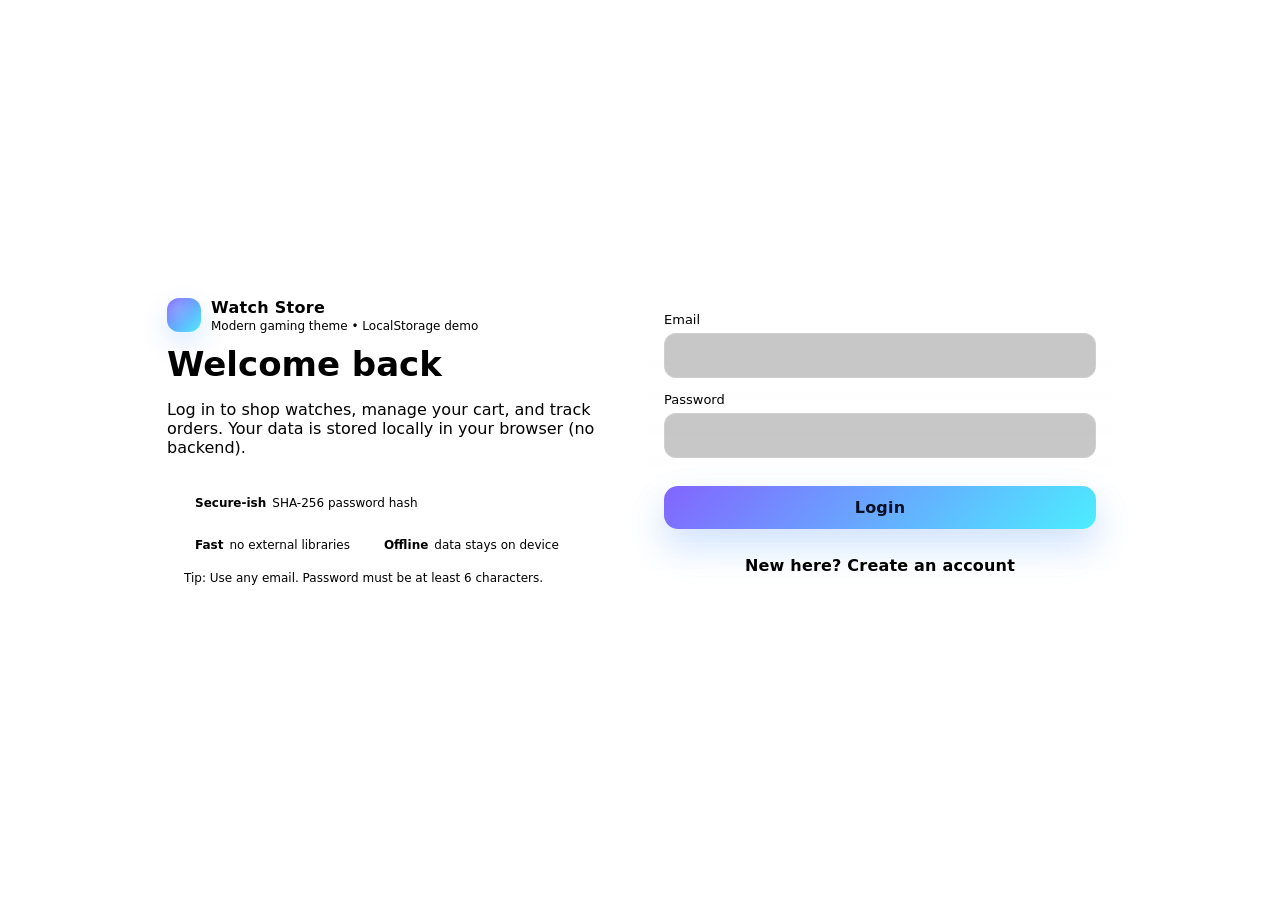
<file: watch-store/index.html>
<!doctype html>
<html lang="en">
  <head>
    <meta charset="utf-8" />
    <meta name="viewport" content="width=device-width, initial-scale=1" />
    <meta name="theme-color" content="#070A12" />
    <meta name="description" content="Watch Store — modern gaming-themed watch shopping experience (LocalStorage demo)." />
    <title>Watch Store — Login</title>
    <link rel="icon" href="data:image/svg+xml,%3Csvg%20xmlns='http://www.w3.org/2000/svg'%20viewBox='0%200%2064%2064'%3E%3Cdefs%3E%3ClinearGradient%20id='g'%20x1='0'%20y1='0'%20x2='1'%20y2='1'%3E%3Cstop%20offset='0'%20stop-color='%237C5CFF'/%3E%3Cstop%20offset='1'%20stop-color='%2300E6FF'/%3E%3C/linearGradient%3E%3C/defs%3E%3Crect%20width='64'%20height='64'%20rx='18'%20fill='url(%23g)'/%3E%3Cpath%20d='M22%2014h20a6%206%200%200%201%206%206v6H16v-6a6%206%200%200%201%206-6zm-6%2036v-6h32v6a6%206%200%200%201-6%206H22a6%206%200%200%201-6-6zm16-28a14%2014%200%201%200%200%2028%2014%2014%200%200%200%200-28zm0%206a8%208%200%201%201%200%2016%208%208%200%200%201%200-16z'%20fill='rgba(7,10,18,.85)'/%3E%3C/svg%3E" />
    <link rel="stylesheet" href="./css/styles.css" />
    <script defer src="./js/main.js"></script>
  </head>
  <body data-page="auth">
    <main class="container" style="min-height:100%;display:grid;place-items:center">
      <section class="card pad" style="width:min(980px, 100%);">
        <div class="grid">
          <div class="col-6 stack" style="gap:10px">
            <div class="row" style="gap:10px">
              <div class="brand-badge" aria-hidden="true"></div>
              <div class="stack" style="gap:2px">
                <div style="font-weight:900;letter-spacing:.3px">Watch Store</div>
                <div class="hint">Modern gaming theme • LocalStorage demo</div>
              </div>
            </div>
            <h1 id="authTitle" class="h1">Welcome back</h1>
            <p class="sub">
              Log in to shop watches, manage your cart, and track orders. Your data is stored locally in your browser (no backend).
            </p>

            <div class="card pad soft stack" style="gap:12px">
              <div class="row">
                <span class="chip"><strong>Secure-ish</strong> SHA-256 password hash</span>
                <span class="chip"><strong>Fast</strong> no external libraries</span>
                <span class="chip"><strong>Offline</strong> data stays on device</span>
              </div>
              <p class="hint" style="margin:0">
                Tip: Use any email. Password must be at least 6 characters.
              </p>
            </div>
          </div>

          <div class="col-6 stack">
            <form id="loginForm" class="card pad">
              <div class="stack">
                <div class="field">
                  <label class="label" for="loginEmail">Email</label>
                  <input class="input" id="loginEmail" type="email" required autocomplete="email" inputmode="email" />
                </div>
                <div class="field">
                  <label class="label" for="loginPassword">Password</label>
                  <input class="input" id="loginPassword" type="password" required autocomplete="current-password" />
                </div>
                <div id="loginErr" class="err" role="alert" aria-live="polite"></div>
                <button id="loginBtn" class="btn" type="submit">Login</button>
                <button id="toggleToSignup" class="btn ghost" type="button">New here? Create an account</button>
              </div>
            </form>

            <form id="signupForm" class="card pad" hidden>
              <div class="stack">
                <div class="field">
                  <label class="label" for="signupEmail">Email</label>
                  <input class="input" id="signupEmail" type="email" required autocomplete="email" inputmode="email" />
                </div>
                <div class="field">
                  <label class="label" for="signupPassword">Password</label>
                  <input class="input" id="signupPassword" type="password" required autocomplete="new-password" minlength="6" />
                  <div class="hint">Minimum 6 characters.</div>
                </div>
                <div id="signupErr" class="err" role="alert" aria-live="polite"></div>
                <button id="signupBtn" class="btn" type="submit">Create account</button>
                <button id="toggleToLogin" class="btn ghost" type="button">Already have an account? Login</button>
              </div>
            </form>
          </div>
        </div>
      </section>
    </main>

    <div id="toast" class="toast" role="status" aria-live="polite">
      <div class="t">Notice</div>
      <div class="m">Message</div>
    </div>
    <noscript>
      <div class="container">
        <div class="card pad">
          This site needs JavaScript enabled to work.
        </div>
      </div>
    </noscript>
  </body>
</html>
</file>
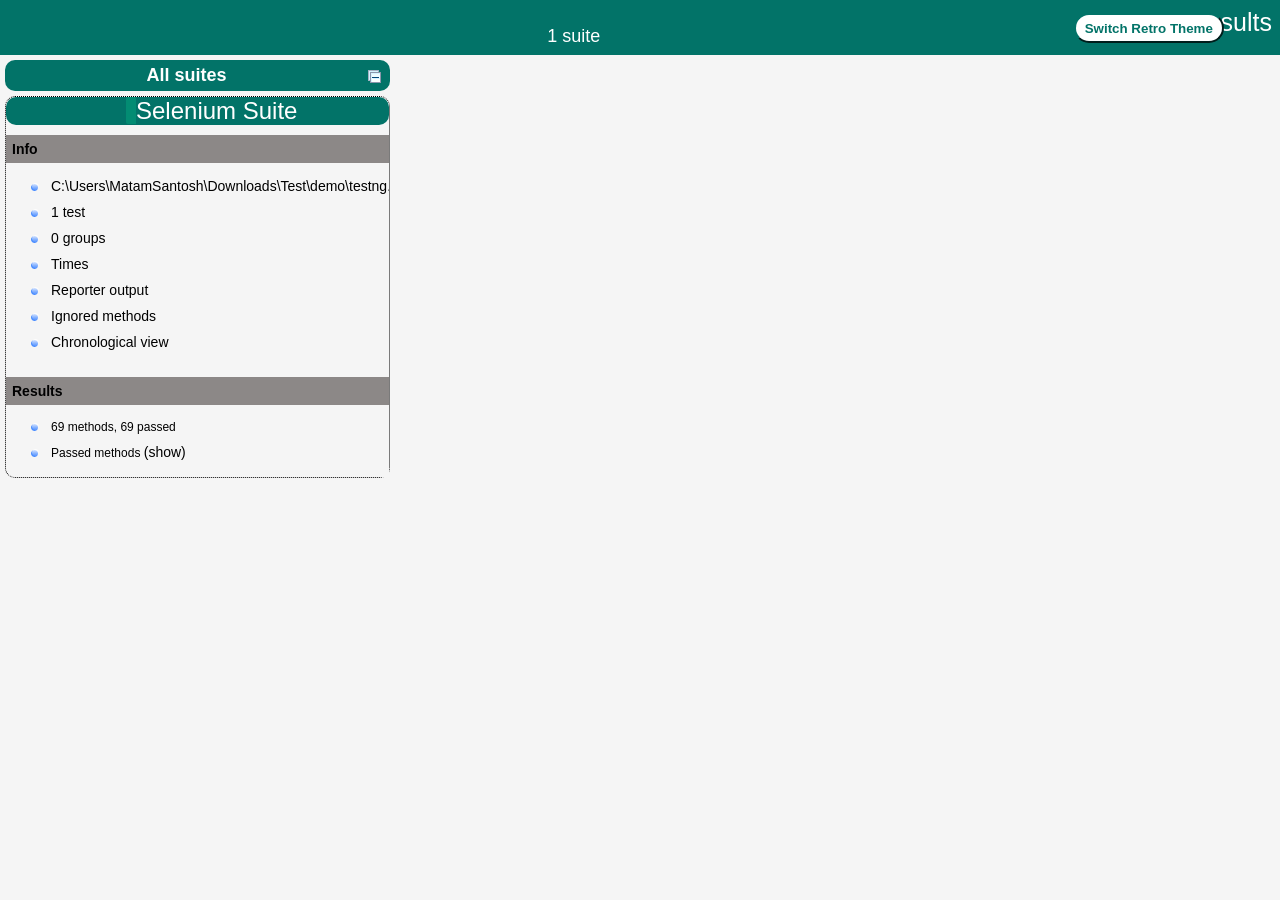
<file: Test/demo/target/surefire-reports/index.html>
<!DOCTYPE html>

<html>
  <head>
  <meta charset='utf-8'>
  <title>TestNG reports</title>

    <link type="text/css" href="testng-reports1.css" rel="stylesheet" id="ultra" />
    <link type="text/css" href="testng-reports.css" rel="stylesheet" id="retro" disabled="false"/>
    <script type="text/javascript" src="jquery-3.6.0.min.js"></script>
    <script type="text/javascript" src="testng-reports.js"></script>
    <script type="text/javascript" src="https://www.google.com/jsapi"></script>
    <script type='text/javascript'>
      google.load('visualization', '1', {packages:['table']});
      google.setOnLoadCallback(drawTable);
      var suiteTableInitFunctions = new Array();
      var suiteTableData = new Array();
    </script>
    <!--
      <script type="text/javascript" src="jquery-ui/js/jquery-ui-1.8.16.custom.min.js"></script>
     -->
  </head>

  <body>    <div class="top-banner-root">
      <span class="top-banner-title-font">Test results</span>
      <button id="button" class="button">Switch Retro Theme</button> <!-- button -->
      <br/>
      <span class="top-banner-font-1">1 suite</span>
    </div> <!-- top-banner-root -->
    <div class="navigator-root">
      <div class="navigator-suite-header">
        <span>All suites</span>
        <a href="#" title="Collapse/expand all the suites" class="collapse-all-link">
          <img src="collapseall.gif" class="collapse-all-icon">
          </img> <!-- collapse-all-icon -->
        </a> <!-- collapse-all-link -->
      </div> <!-- navigator-suite-header -->
      <div class="suite">
        <div class="rounded-window">
          <div class="suite-header light-rounded-window-top">
            <a href="#" panel-name="suite-Selenium_Suite" class="navigator-link">
              <span class="suite-name border-passed">Selenium Suite</span>
            </a> <!-- navigator-link -->
          </div> <!-- suite-header light-rounded-window-top -->
          <div class="navigator-suite-content">
            <div class="suite-section-title">
              <span>Info</span>
            </div> <!-- suite-section-title -->
            <div class="suite-section-content">
              <ul>
                <li>
                  <a href="#" panel-name="test-xml-Selenium_Suite" class="navigator-link ">
                    <span>C:\Users\MatamSantosh\Downloads\Test\demo\testng.xml</span>
                  </a> <!-- navigator-link  -->
                </li>
                <li>
                  <a href="#" panel-name="testlist-Selenium_Suite" class="navigator-link ">
                    <span class="test-stats">1 test</span>
                  </a> <!-- navigator-link  -->
                </li>
                <li>
                  <a href="#" panel-name="group-Selenium_Suite" class="navigator-link ">
                    <span>0 groups</span>
                  </a> <!-- navigator-link  -->
                </li>
                <li>
                  <a href="#" panel-name="times-Selenium_Suite" class="navigator-link ">
                    <span>Times</span>
                  </a> <!-- navigator-link  -->
                </li>
                <li>
                  <a href="#" panel-name="reporter-Selenium_Suite" class="navigator-link ">
                    <span>Reporter output</span>
                  </a> <!-- navigator-link  -->
                </li>
                <li>
                  <a href="#" panel-name="ignored-methods-Selenium_Suite" class="navigator-link ">
                    <span>Ignored methods</span>
                  </a> <!-- navigator-link  -->
                </li>
                <li>
                  <a href="#" panel-name="chronological-Selenium_Suite" class="navigator-link ">
                    <span>Chronological view</span>
                  </a> <!-- navigator-link  -->
                </li>
              </ul>
            </div> <!-- suite-section-content -->
            <div class="result-section">
              <div class="suite-section-title">
                <span>Results</span>
              </div> <!-- suite-section-title -->
              <div class="suite-section-content">
                <ul>
                  <li>
                    <span class="method-stats">69 methods,   69 passed</span>
                  </li>
                  <li>
                    <span class="method-list-title passed">Passed methods</span>
                    <span class="show-or-hide-methods passed">
                      <a href="#" panel-name="suite-Selenium_Suite" class="hide-methods passed suite-Selenium_Suite"> (hide)</a> <!-- hide-methods passed suite-Selenium_Suite -->
                      <a href="#" panel-name="suite-Selenium_Suite" class="show-methods passed suite-Selenium_Suite"> (show)</a> <!-- show-methods passed suite-Selenium_Suite -->
                    </span>
                    <div class="method-list-content passed suite-Selenium_Suite">
                      <span>
                        <img src="passed.png" width="3%"/>
                        <a href="#" panel-name="suite-Selenium_Suite" title="com.example.tests.LoginTest" class="method navigator-link" hash-for-method="emptyEmail_isRejectedByHtmlValidation">emptyEmail_isRejectedByHtmlValidation</a> <!-- method navigator-link -->
                      </span>
                      <br/>
                      <span>
                        <img src="passed.png" width="3%"/>
                        <a href="#" panel-name="suite-Selenium_Suite" title="com.example.tests.LoginTest" class="method navigator-link" hash-for-method="emptyFields_areRejectedByHtmlValidation">emptyFields_areRejectedByHtmlValidation</a> <!-- method navigator-link -->
                      </span>
                      <br/>
                      <span>
                        <img src="passed.png" width="3%"/>
                        <a href="#" panel-name="suite-Selenium_Suite" title="com.example.tests.LoginTest" class="method navigator-link" hash-for-method="emptyPassword_isRejectedByHtmlValidation">emptyPassword_isRejectedByHtmlValidation</a> <!-- method navigator-link -->
                      </span>
                      <br/>
                      <span>
                        <img src="passed.png" width="3%"/>
                        <a href="#" panel-name="suite-Selenium_Suite" title="com.example.tests.LoginTest" class="method navigator-link" hash-for-method="invalidEmailFormat_isRejectedByHtmlValidation">invalidEmailFormat_isRejectedByHtmlValidation</a> <!-- method navigator-link -->
                      </span>
                      <br/>
                      <span>
                        <img src="passed.png" width="3%"/>
                        <a href="#" panel-name="suite-Selenium_Suite" title="com.example.tests.LoginTest" class="method navigator-link" hash-for-method="loginButtonIsEnabled">loginButtonIsEnabled</a> <!-- method navigator-link -->
                      </span>
                      <br/>
                      <span>
                        <img src="passed.png" width="3%"/>
                        <a href="#" panel-name="suite-Selenium_Suite" title="com.example.tests.LoginTest" class="method navigator-link" hash-for-method="sessionIsNotSetBeforeLogin">sessionIsNotSetBeforeLogin</a> <!-- method navigator-link -->
                      </span>
                      <br/>
                      <span>
                        <img src="passed.png" width="3%"/>
                        <a href="#" panel-name="suite-Selenium_Suite" title="com.example.tests.LoginTest" class="method navigator-link" hash-for-method="validLogin_setsSession">validLogin_setsSession</a> <!-- method navigator-link -->
                      </span>
                      <br/>
                      <span>
                        <img src="passed.png" width="3%"/>
                        <a href="#" panel-name="suite-Selenium_Suite" title="com.example.tests.PaymentsTest" class="method navigator-link" hash-for-method="verifyBackToCartNavigation">verifyBackToCartNavigation</a> <!-- method navigator-link -->
                      </span>
                      <br/>
                      <span>
                        <img src="passed.png" width="3%"/>
                        <a href="#" panel-name="suite-Selenium_Suite" title="com.example.tests.HomeTest" class="method navigator-link" hash-for-method="verifyCartCountInitiallyZero">verifyCartCountInitiallyZero</a> <!-- method navigator-link -->
                      </span>
                      <br/>
                      <span>
                        <img src="passed.png" width="3%"/>
                        <a href="#" panel-name="suite-Selenium_Suite" title="com.example.tests.CartTest" class="method navigator-link" hash-for-method="verifyCartCountIsDisplayed">verifyCartCountIsDisplayed</a> <!-- method navigator-link -->
                      </span>
                      <br/>
                      <span>
                        <img src="passed.png" width="3%"/>
                        <a href="#" panel-name="suite-Selenium_Suite" title="com.example.tests.CartTest" class="method navigator-link" hash-for-method="verifyCartCountMatchesItems">verifyCartCountMatchesItems</a> <!-- method navigator-link -->
                      </span>
                      <br/>
                      <span>
                        <img src="passed.png" width="3%"/>
                        <a href="#" panel-name="suite-Selenium_Suite" title="com.example.tests.OrdersTest" class="method navigator-link" hash-for-method="verifyCartCountVisibleInHeader">verifyCartCountVisibleInHeader</a> <!-- method navigator-link -->
                      </span>
                      <br/>
                      <span>
                        <img src="passed.png" width="3%"/>
                        <a href="#" panel-name="suite-Selenium_Suite" title="com.example.tests.PaymentsTest" class="method navigator-link" hash-for-method="verifyCartCountVisibleInHeader">verifyCartCountVisibleInHeader</a> <!-- method navigator-link -->
                      </span>
                      <br/>
                      <span>
                        <img src="passed.png" width="3%"/>
                        <a href="#" panel-name="suite-Selenium_Suite" title="com.example.tests.CartTest" class="method navigator-link" hash-for-method="verifyCartInitiallyNotNegative">verifyCartInitiallyNotNegative</a> <!-- method navigator-link -->
                      </span>
                      <br/>
                      <span>
                        <img src="passed.png" width="3%"/>
                        <a href="#" panel-name="suite-Selenium_Suite" title="com.example.tests.CartTest" class="method navigator-link" hash-for-method="verifyCartPageLoadsFast">verifyCartPageLoadsFast</a> <!-- method navigator-link -->
                      </span>
                      <br/>
                      <span>
                        <img src="passed.png" width="3%"/>
                        <a href="#" panel-name="suite-Selenium_Suite" title="com.example.tests.CartTest" class="method navigator-link" hash-for-method="verifyCartPageTitle">verifyCartPageTitle</a> <!-- method navigator-link -->
                      </span>
                      <br/>
                      <span>
                        <img src="passed.png" width="3%"/>
                        <a href="#" panel-name="suite-Selenium_Suite" title="com.example.tests.CartTest" class="method navigator-link" hash-for-method="verifyCartTableIsVisible">verifyCartTableIsVisible</a> <!-- method navigator-link -->
                      </span>
                      <br/>
                      <span>
                        <img src="passed.png" width="3%"/>
                        <a href="#" panel-name="suite-Selenium_Suite" title="com.example.tests.CartTest" class="method navigator-link" hash-for-method="verifyCartTableNotEmptyAfterAdd">verifyCartTableNotEmptyAfterAdd</a> <!-- method navigator-link -->
                      </span>
                      <br/>
                      <span>
                        <img src="passed.png" width="3%"/>
                        <a href="#" panel-name="suite-Selenium_Suite" title="com.example.tests.CartTest" class="method navigator-link" hash-for-method="verifyCartTitleIsDisplayed">verifyCartTitleIsDisplayed</a> <!-- method navigator-link -->
                      </span>
                      <br/>
                      <span>
                        <img src="passed.png" width="3%"/>
                        <a href="#" panel-name="suite-Selenium_Suite" title="com.example.tests.CartTest" class="method navigator-link" hash-for-method="verifyCheckoutButtonIsEnabled">verifyCheckoutButtonIsEnabled</a> <!-- method navigator-link -->
                      </span>
                      <br/>
                      <span>
                        <img src="passed.png" width="3%"/>
                        <a href="#" panel-name="suite-Selenium_Suite" title="com.example.tests.CartTest" class="method navigator-link" hash-for-method="verifyCheckoutDoesNotCrash">verifyCheckoutDoesNotCrash</a> <!-- method navigator-link -->
                      </span>
                      <br/>
                      <span>
                        <img src="passed.png" width="3%"/>
                        <a href="#" panel-name="suite-Selenium_Suite" title="com.example.tests.CartTest" class="method navigator-link" hash-for-method="verifyContinueShoppingRedirectsToHome">verifyContinueShoppingRedirectsToHome</a> <!-- method navigator-link -->
                      </span>
                      <br/>
                      <span>
                        <img src="passed.png" width="3%"/>
                        <a href="#" panel-name="suite-Selenium_Suite" title="com.example.tests.CartTest" class="method navigator-link" hash-for-method="verifyGrandTotalIsDisplayed">verifyGrandTotalIsDisplayed</a> <!-- method navigator-link -->
                      </span>
                      <br/>
                      <span>
                        <img src="passed.png" width="3%"/>
                        <a href="#" panel-name="suite-Selenium_Suite" title="com.example.tests.CartTest" class="method navigator-link" hash-for-method="verifyGrandTotalUpdatesAfterAdd">verifyGrandTotalUpdatesAfterAdd</a> <!-- method navigator-link -->
                      </span>
                      <br/>
                      <span>
                        <img src="passed.png" width="3%"/>
                        <a href="#" panel-name="suite-Selenium_Suite" title="com.example.tests.PaymentsTest" class="method navigator-link" hash-for-method="verifyHeroIsVisible">verifyHeroIsVisible</a> <!-- method navigator-link -->
                      </span>
                      <br/>
                      <span>
                        <img src="passed.png" width="3%"/>
                        <a href="#" panel-name="suite-Selenium_Suite" title="com.example.tests.HomeTest" class="method navigator-link" hash-for-method="verifyHeroSectionIsVisible">verifyHeroSectionIsVisible</a> <!-- method navigator-link -->
                      </span>
                      <br/>
                      <span>
                        <img src="passed.png" width="3%"/>
                        <a href="#" panel-name="suite-Selenium_Suite" title="com.example.tests.OrdersTest" class="method navigator-link" hash-for-method="verifyHeroVisible">verifyHeroVisible</a> <!-- method navigator-link -->
                      </span>
                      <br/>
                      <span>
                        <img src="passed.png" width="3%"/>
                        <a href="#" panel-name="suite-Selenium_Suite" title="com.example.tests.HomeTest" class="method navigator-link" hash-for-method="verifyHomeNavPillIsActive">verifyHomeNavPillIsActive</a> <!-- method navigator-link -->
                      </span>
                      <br/>
                      <span>
                        <img src="passed.png" width="3%"/>
                        <a href="#" panel-name="suite-Selenium_Suite" title="com.example.tests.HomeTest" class="method navigator-link" hash-for-method="verifyHomePageTitle">verifyHomePageTitle</a> <!-- method navigator-link -->
                      </span>
                      <br/>
                      <span>
                        <img src="passed.png" width="3%"/>
                        <a href="#" panel-name="suite-Selenium_Suite" title="com.example.tests.HomeTest" class="method navigator-link" hash-for-method="verifyHomeRedirectsToLoginWhenNotAuthenticated">verifyHomeRedirectsToLoginWhenNotAuthenticated</a> <!-- method navigator-link -->
                      </span>
                      <br/>
                      <span>
                        <img src="passed.png" width="3%"/>
                        <a href="#" panel-name="suite-Selenium_Suite" title="com.example.tests.HomeTest" class="method navigator-link" hash-for-method="verifyInitialResultsCountMatchesCards">verifyInitialResultsCountMatchesCards</a> <!-- method navigator-link -->
                      </span>
                      <br/>
                      <span>
                        <img src="passed.png" width="3%"/>
                        <a href="#" panel-name="suite-Selenium_Suite" title="com.example.tests.LoginTest" class="method navigator-link" hash-for-method="verifyLoginPageTitle">verifyLoginPageTitle</a> <!-- method navigator-link -->
                      </span>
                      <br/>
                      <span>
                        <img src="passed.png" width="3%"/>
                        <a href="#" panel-name="suite-Selenium_Suite" title="com.example.tests.CartTest" class="method navigator-link" hash-for-method="verifyLogoutFromCart">verifyLogoutFromCart</a> <!-- method navigator-link -->
                      </span>
                      <br/>
                      <span>
                        <img src="passed.png" width="3%"/>
                        <a href="#" panel-name="suite-Selenium_Suite" title="com.example.tests.OrdersTest" class="method navigator-link" hash-for-method="verifyLogoutFromOrders">verifyLogoutFromOrders</a> <!-- method navigator-link -->
                      </span>
                      <br/>
                      <span>
                        <img src="passed.png" width="3%"/>
                        <a href="#" panel-name="suite-Selenium_Suite" title="com.example.tests.PaymentsTest" class="method navigator-link" hash-for-method="verifyLogoutFromPayment">verifyLogoutFromPayment</a> <!-- method navigator-link -->
                      </span>
                      <br/>
                      <span>
                        <img src="passed.png" width="3%"/>
                        <a href="#" panel-name="suite-Selenium_Suite" title="com.example.tests.HomeTest" class="method navigator-link" hash-for-method="verifyLogoutRedirectsToLoginPage">verifyLogoutRedirectsToLoginPage</a> <!-- method navigator-link -->
                      </span>
                      <br/>
                      <span>
                        <img src="passed.png" width="3%"/>
                        <a href="#" panel-name="suite-Selenium_Suite" title="com.example.tests.OrdersTest" class="method navigator-link" hash-for-method="verifyOpenHomeAndBackToOrders">verifyOpenHomeAndBackToOrders</a> <!-- method navigator-link -->
                      </span>
                      <br/>
                      <span>
                        <img src="passed.png" width="3%"/>
                        <a href="#" panel-name="suite-Selenium_Suite" title="com.example.tests.OrdersTest" class="method navigator-link" hash-for-method="verifyOrderCardRendered">verifyOrderCardRendered</a> <!-- method navigator-link -->
                      </span>
                      <br/>
                      <span>
                        <img src="passed.png" width="3%"/>
                        <a href="#" panel-name="suite-Selenium_Suite" title="com.example.tests.PaymentsTest" class="method navigator-link" hash-for-method="verifyOrderSummaryIsVisible">verifyOrderSummaryIsVisible</a> <!-- method navigator-link -->
                      </span>
                      <br/>
                      <span>
                        <img src="passed.png" width="3%"/>
                        <a href="#" panel-name="suite-Selenium_Suite" title="com.example.tests.OrdersTest" class="method navigator-link" hash-for-method="verifyOrdersHasPurchaseHistoryLabel">verifyOrdersHasPurchaseHistoryLabel</a> <!-- method navigator-link -->
                      </span>
                      <br/>
                      <span>
                        <img src="passed.png" width="3%"/>
                        <a href="#" panel-name="suite-Selenium_Suite" title="com.example.tests.OrdersTest" class="method navigator-link" hash-for-method="verifyOrdersPageLoadsFast">verifyOrdersPageLoadsFast</a> <!-- method navigator-link -->
                      </span>
                      <br/>
                      <span>
                        <img src="passed.png" width="3%"/>
                        <a href="#" panel-name="suite-Selenium_Suite" title="com.example.tests.OrdersTest" class="method navigator-link" hash-for-method="verifyOrdersPageTitle">verifyOrdersPageTitle</a> <!-- method navigator-link -->
                      </span>
                      <br/>
                      <span>
                        <img src="passed.png" width="3%"/>
                        <a href="#" panel-name="suite-Selenium_Suite" title="com.example.tests.OrdersTest" class="method navigator-link" hash-for-method="verifyOrdersPersistAfterRefresh">verifyOrdersPersistAfterRefresh</a> <!-- method navigator-link -->
                      </span>
                      <br/>
                      <span>
                        <img src="passed.png" width="3%"/>
                        <a href="#" panel-name="suite-Selenium_Suite" title="com.example.tests.OrdersTest" class="method navigator-link" hash-for-method="verifyOrdersTextNotBlank">verifyOrdersTextNotBlank</a> <!-- method navigator-link -->
                      </span>
                      <br/>
                      <span>
                        <img src="passed.png" width="3%"/>
                        <a href="#" panel-name="suite-Selenium_Suite" title="com.example.tests.OrdersTest" class="method navigator-link" hash-for-method="verifyOrdersWrapVisible">verifyOrdersWrapVisible</a> <!-- method navigator-link -->
                      </span>
                      <br/>
                      <span>
                        <img src="passed.png" width="3%"/>
                        <a href="#" panel-name="suite-Selenium_Suite" title="com.example.tests.PaymentsTest" class="method navigator-link" hash-for-method="verifyPayButtonEnabled">verifyPayButtonEnabled</a> <!-- method navigator-link -->
                      </span>
                      <br/>
                      <span>
                        <img src="passed.png" width="3%"/>
                        <a href="#" panel-name="suite-Selenium_Suite" title="com.example.tests.PaymentsTest" class="method navigator-link" hash-for-method="verifyPayErrorElementPresent">verifyPayErrorElementPresent</a> <!-- method navigator-link -->
                      </span>
                      <br/>
                      <span>
                        <img src="passed.png" width="3%"/>
                        <a href="#" panel-name="suite-Selenium_Suite" title="com.example.tests.PaymentsTest" class="method navigator-link" hash-for-method="verifyPayTotalIsDisplayed">verifyPayTotalIsDisplayed</a> <!-- method navigator-link -->
                      </span>
                      <br/>
                      <span>
                        <img src="passed.png" width="3%"/>
                        <a href="#" panel-name="suite-Selenium_Suite" title="com.example.tests.PaymentsTest" class="method navigator-link" hash-for-method="verifyPaymentFormInvalidWhenEmpty">verifyPaymentFormInvalidWhenEmpty</a> <!-- method navigator-link -->
                      </span>
                      <br/>
                      <span>
                        <img src="passed.png" width="3%"/>
                        <a href="#" panel-name="suite-Selenium_Suite" title="com.example.tests.PaymentsTest" class="method navigator-link" hash-for-method="verifyPaymentFormIsVisible">verifyPaymentFormIsVisible</a> <!-- method navigator-link -->
                      </span>
                      <br/>
                      <span>
                        <img src="passed.png" width="3%"/>
                        <a href="#" panel-name="suite-Selenium_Suite" title="com.example.tests.PaymentsTest" class="method navigator-link" hash-for-method="verifyPaymentFormValidWithDetails">verifyPaymentFormValidWithDetails</a> <!-- method navigator-link -->
                      </span>
                      <br/>
                      <span>
                        <img src="passed.png" width="3%"/>
                        <a href="#" panel-name="suite-Selenium_Suite" title="com.example.tests.PaymentsTest" class="method navigator-link" hash-for-method="verifyPaymentPageLoadsFast">verifyPaymentPageLoadsFast</a> <!-- method navigator-link -->
                      </span>
                      <br/>
                      <span>
                        <img src="passed.png" width="3%"/>
                        <a href="#" panel-name="suite-Selenium_Suite" title="com.example.tests.PaymentsTest" class="method navigator-link" hash-for-method="verifyPaymentPageStaysAfterRefresh">verifyPaymentPageStaysAfterRefresh</a> <!-- method navigator-link -->
                      </span>
                      <br/>
                      <span>
                        <img src="passed.png" width="3%"/>
                        <a href="#" panel-name="suite-Selenium_Suite" title="com.example.tests.PaymentsTest" class="method navigator-link" hash-for-method="verifyPaymentPageTitle">verifyPaymentPageTitle</a> <!-- method navigator-link -->
                      </span>
                      <br/>
                      <span>
                        <img src="passed.png" width="3%"/>
                        <a href="#" panel-name="suite-Selenium_Suite" title="com.example.tests.HomeTest" class="method navigator-link" hash-for-method="verifyProductsGridIsDisplayed">verifyProductsGridIsDisplayed</a> <!-- method navigator-link -->
                      </span>
                      <br/>
                      <span>
                        <img src="passed.png" width="3%"/>
                        <a href="#" panel-name="suite-Selenium_Suite" title="com.example.tests.HomeTest" class="method navigator-link" hash-for-method="verifyReloadKeepsUserOnHomePage">verifyReloadKeepsUserOnHomePage</a> <!-- method navigator-link -->
                      </span>
                      <br/>
                      <span>
                        <img src="passed.png" width="3%"/>
                        <a href="#" panel-name="suite-Selenium_Suite" title="com.example.tests.HomeTest" class="method navigator-link" hash-for-method="verifyResultsCountTextFormat">verifyResultsCountTextFormat</a> <!-- method navigator-link -->
                      </span>
                      <br/>
                      <span>
                        <img src="passed.png" width="3%"/>
                        <a href="#" panel-name="suite-Selenium_Suite" title="com.example.tests.HomeTest" class="method navigator-link" hash-for-method="verifySearchBoxIsVisible">verifySearchBoxIsVisible</a> <!-- method navigator-link -->
                      </span>
                      <br/>
                      <span>
                        <img src="passed.png" width="3%"/>
                        <a href="#" panel-name="suite-Selenium_Suite" title="com.example.tests.HomeTest" class="method navigator-link" hash-for-method="verifySearchByNameReducesResults">verifySearchByNameReducesResults</a> <!-- method navigator-link -->
                      </span>
                      <br/>
                      <span>
                        <img src="passed.png" width="3%"/>
                        <a href="#" panel-name="suite-Selenium_Suite" title="com.example.tests.HomeTest" class="method navigator-link" hash-for-method="verifySearchResultsCountUpdates">verifySearchResultsCountUpdates</a> <!-- method navigator-link -->
                      </span>
                      <br/>
                      <span>
                        <img src="passed.png" width="3%"/>
                        <a href="#" panel-name="suite-Selenium_Suite" title="com.example.tests.HomeTest" class="method navigator-link" hash-for-method="verifySearchUnknownShowsZeroResults">verifySearchUnknownShowsZeroResults</a> <!-- method navigator-link -->
                      </span>
                      <br/>
                      <span>
                        <img src="passed.png" width="3%"/>
                        <a href="#" panel-name="suite-Selenium_Suite" title="com.example.tests.OrdersTest" class="method navigator-link" hash-for-method="verifySeededOrderIdVisible">verifySeededOrderIdVisible</a> <!-- method navigator-link -->
                      </span>
                      <br/>
                      <span>
                        <img src="passed.png" width="3%"/>
                        <a href="#" panel-name="suite-Selenium_Suite" title="com.example.tests.OrdersTest" class="method navigator-link" hash-for-method="verifySeededOrderItemVisible">verifySeededOrderItemVisible</a> <!-- method navigator-link -->
                      </span>
                      <br/>
                      <span>
                        <img src="passed.png" width="3%"/>
                        <a href="#" panel-name="suite-Selenium_Suite" title="com.example.tests.OrdersTest" class="method navigator-link" hash-for-method="verifySeededOrderQuantityVisible">verifySeededOrderQuantityVisible</a> <!-- method navigator-link -->
                      </span>
                      <br/>
                      <span>
                        <img src="passed.png" width="3%"/>
                        <a href="#" panel-name="suite-Selenium_Suite" title="com.example.tests.OrdersTest" class="method navigator-link" hash-for-method="verifySeededOrderTotalVisible">verifySeededOrderTotalVisible</a> <!-- method navigator-link -->
                      </span>
                      <br/>
                      <span>
                        <img src="passed.png" width="3%"/>
                        <a href="#" panel-name="suite-Selenium_Suite" title="com.example.tests.PaymentsTest" class="method navigator-link" hash-for-method="verifySubmitDoesNotCrashWithValidData">verifySubmitDoesNotCrashWithValidData</a> <!-- method navigator-link -->
                      </span>
                      <br/>
                      <span>
                        <img src="passed.png" width="3%"/>
                        <a href="#" panel-name="suite-Selenium_Suite" title="com.example.tests.HomeTest" class="method navigator-link" hash-for-method="verifyToastIsHiddenByDefault">verifyToastIsHiddenByDefault</a> <!-- method navigator-link -->
                      </span>
                      <br/>
                      <span>
                        <img src="passed.png" width="3%"/>
                        <a href="#" panel-name="suite-Selenium_Suite" title="com.example.tests.CartTest" class="method navigator-link" hash-for-method="verifyUserStaysOnCartAfterRefresh">verifyUserStaysOnCartAfterRefresh</a> <!-- method navigator-link -->
                      </span>
                      <br/>
                      <span>
                        <img src="passed.png" width="3%"/>
                        <a href="#" panel-name="suite-Selenium_Suite" title="com.example.tests.LoginTest" class="method navigator-link" hash-for-method="wrongPassword_showsErrorMessage">wrongPassword_showsErrorMessage</a> <!-- method navigator-link -->
                      </span>
                      <br/>
                    </div> <!-- method-list-content passed suite-Selenium_Suite -->
                  </li>
                </ul>
              </div> <!-- suite-section-content -->
            </div> <!-- result-section -->
          </div> <!-- navigator-suite-content -->
        </div> <!-- rounded-window -->
      </div> <!-- suite -->
    </div> <!-- navigator-root -->
    <div class="wrapper">
      <div class="main-panel-root">
        <div panel-name="suite-Selenium_Suite" class="panel Selenium_Suite">
          <div class="suite-Selenium_Suite-class-passed">
            <div class="main-panel-header rounded-window-top">
              <img src="passed.png"/>
              <span class="class-name">com.example.tests.CartTest</span>
            </div> <!-- main-panel-header rounded-window-top -->
            <div class="main-panel-content rounded-window-bottom">
              <div class="method">
                <div class="method-content">
                  <a name="verifyCartCountIsDisplayed">
                  </a> <!-- verifyCartCountIsDisplayed -->
                  <span class="method-name">verifyCartCountIsDisplayed</span>
                </div> <!-- method-content -->
              </div> <!-- method -->
              <div class="method">
                <div class="method-content">
                  <a name="verifyCartCountMatchesItems">
                  </a> <!-- verifyCartCountMatchesItems -->
                  <span class="method-name">verifyCartCountMatchesItems</span>
                </div> <!-- method-content -->
              </div> <!-- method -->
              <div class="method">
                <div class="method-content">
                  <a name="verifyCartInitiallyNotNegative">
                  </a> <!-- verifyCartInitiallyNotNegative -->
                  <span class="method-name">verifyCartInitiallyNotNegative</span>
                </div> <!-- method-content -->
              </div> <!-- method -->
              <div class="method">
                <div class="method-content">
                  <a name="verifyCartPageLoadsFast">
                  </a> <!-- verifyCartPageLoadsFast -->
                  <span class="method-name">verifyCartPageLoadsFast</span>
                </div> <!-- method-content -->
              </div> <!-- method -->
              <div class="method">
                <div class="method-content">
                  <a name="verifyCartPageTitle">
                  </a> <!-- verifyCartPageTitle -->
                  <span class="method-name">verifyCartPageTitle</span>
                </div> <!-- method-content -->
              </div> <!-- method -->
              <div class="method">
                <div class="method-content">
                  <a name="verifyCartTableIsVisible">
                  </a> <!-- verifyCartTableIsVisible -->
                  <span class="method-name">verifyCartTableIsVisible</span>
                </div> <!-- method-content -->
              </div> <!-- method -->
              <div class="method">
                <div class="method-content">
                  <a name="verifyCartTableNotEmptyAfterAdd">
                  </a> <!-- verifyCartTableNotEmptyAfterAdd -->
                  <span class="method-name">verifyCartTableNotEmptyAfterAdd</span>
                </div> <!-- method-content -->
              </div> <!-- method -->
              <div class="method">
                <div class="method-content">
                  <a name="verifyCartTitleIsDisplayed">
                  </a> <!-- verifyCartTitleIsDisplayed -->
                  <span class="method-name">verifyCartTitleIsDisplayed</span>
                </div> <!-- method-content -->
              </div> <!-- method -->
              <div class="method">
                <div class="method-content">
                  <a name="verifyCheckoutButtonIsEnabled">
                  </a> <!-- verifyCheckoutButtonIsEnabled -->
                  <span class="method-name">verifyCheckoutButtonIsEnabled</span>
                </div> <!-- method-content -->
              </div> <!-- method -->
              <div class="method">
                <div class="method-content">
                  <a name="verifyCheckoutDoesNotCrash">
                  </a> <!-- verifyCheckoutDoesNotCrash -->
                  <span class="method-name">verifyCheckoutDoesNotCrash</span>
                </div> <!-- method-content -->
              </div> <!-- method -->
              <div class="method">
                <div class="method-content">
                  <a name="verifyContinueShoppingRedirectsToHome">
                  </a> <!-- verifyContinueShoppingRedirectsToHome -->
                  <span class="method-name">verifyContinueShoppingRedirectsToHome</span>
                </div> <!-- method-content -->
              </div> <!-- method -->
              <div class="method">
                <div class="method-content">
                  <a name="verifyGrandTotalIsDisplayed">
                  </a> <!-- verifyGrandTotalIsDisplayed -->
                  <span class="method-name">verifyGrandTotalIsDisplayed</span>
                </div> <!-- method-content -->
              </div> <!-- method -->
              <div class="method">
                <div class="method-content">
                  <a name="verifyGrandTotalUpdatesAfterAdd">
                  </a> <!-- verifyGrandTotalUpdatesAfterAdd -->
                  <span class="method-name">verifyGrandTotalUpdatesAfterAdd</span>
                </div> <!-- method-content -->
              </div> <!-- method -->
              <div class="method">
                <div class="method-content">
                  <a name="verifyLogoutFromCart">
                  </a> <!-- verifyLogoutFromCart -->
                  <span class="method-name">verifyLogoutFromCart</span>
                </div> <!-- method-content -->
              </div> <!-- method -->
              <div class="method">
                <div class="method-content">
                  <a name="verifyUserStaysOnCartAfterRefresh">
                  </a> <!-- verifyUserStaysOnCartAfterRefresh -->
                  <span class="method-name">verifyUserStaysOnCartAfterRefresh</span>
                </div> <!-- method-content -->
              </div> <!-- method -->
            </div> <!-- main-panel-content rounded-window-bottom -->
          </div> <!-- suite-Selenium_Suite-class-passed -->
          <div class="suite-Selenium_Suite-class-passed">
            <div class="main-panel-header rounded-window-top">
              <img src="passed.png"/>
              <span class="class-name">com.example.tests.PaymentsTest</span>
            </div> <!-- main-panel-header rounded-window-top -->
            <div class="main-panel-content rounded-window-bottom">
              <div class="method">
                <div class="method-content">
                  <a name="verifyBackToCartNavigation">
                  </a> <!-- verifyBackToCartNavigation -->
                  <span class="method-name">verifyBackToCartNavigation</span>
                </div> <!-- method-content -->
              </div> <!-- method -->
              <div class="method">
                <div class="method-content">
                  <a name="verifyCartCountVisibleInHeader">
                  </a> <!-- verifyCartCountVisibleInHeader -->
                  <span class="method-name">verifyCartCountVisibleInHeader</span>
                </div> <!-- method-content -->
              </div> <!-- method -->
              <div class="method">
                <div class="method-content">
                  <a name="verifyHeroIsVisible">
                  </a> <!-- verifyHeroIsVisible -->
                  <span class="method-name">verifyHeroIsVisible</span>
                </div> <!-- method-content -->
              </div> <!-- method -->
              <div class="method">
                <div class="method-content">
                  <a name="verifyLogoutFromPayment">
                  </a> <!-- verifyLogoutFromPayment -->
                  <span class="method-name">verifyLogoutFromPayment</span>
                </div> <!-- method-content -->
              </div> <!-- method -->
              <div class="method">
                <div class="method-content">
                  <a name="verifyOrderSummaryIsVisible">
                  </a> <!-- verifyOrderSummaryIsVisible -->
                  <span class="method-name">verifyOrderSummaryIsVisible</span>
                </div> <!-- method-content -->
              </div> <!-- method -->
              <div class="method">
                <div class="method-content">
                  <a name="verifyPayButtonEnabled">
                  </a> <!-- verifyPayButtonEnabled -->
                  <span class="method-name">verifyPayButtonEnabled</span>
                </div> <!-- method-content -->
              </div> <!-- method -->
              <div class="method">
                <div class="method-content">
                  <a name="verifyPayErrorElementPresent">
                  </a> <!-- verifyPayErrorElementPresent -->
                  <span class="method-name">verifyPayErrorElementPresent</span>
                </div> <!-- method-content -->
              </div> <!-- method -->
              <div class="method">
                <div class="method-content">
                  <a name="verifyPayTotalIsDisplayed">
                  </a> <!-- verifyPayTotalIsDisplayed -->
                  <span class="method-name">verifyPayTotalIsDisplayed</span>
                </div> <!-- method-content -->
              </div> <!-- method -->
              <div class="method">
                <div class="method-content">
                  <a name="verifyPaymentFormInvalidWhenEmpty">
                  </a> <!-- verifyPaymentFormInvalidWhenEmpty -->
                  <span class="method-name">verifyPaymentFormInvalidWhenEmpty</span>
                </div> <!-- method-content -->
              </div> <!-- method -->
              <div class="method">
                <div class="method-content">
                  <a name="verifyPaymentFormIsVisible">
                  </a> <!-- verifyPaymentFormIsVisible -->
                  <span class="method-name">verifyPaymentFormIsVisible</span>
                </div> <!-- method-content -->
              </div> <!-- method -->
              <div class="method">
                <div class="method-content">
                  <a name="verifyPaymentFormValidWithDetails">
                  </a> <!-- verifyPaymentFormValidWithDetails -->
                  <span class="method-name">verifyPaymentFormValidWithDetails</span>
                </div> <!-- method-content -->
              </div> <!-- method -->
              <div class="method">
                <div class="method-content">
                  <a name="verifyPaymentPageLoadsFast">
                  </a> <!-- verifyPaymentPageLoadsFast -->
                  <span class="method-name">verifyPaymentPageLoadsFast</span>
                </div> <!-- method-content -->
              </div> <!-- method -->
              <div class="method">
                <div class="method-content">
                  <a name="verifyPaymentPageStaysAfterRefresh">
                  </a> <!-- verifyPaymentPageStaysAfterRefresh -->
                  <span class="method-name">verifyPaymentPageStaysAfterRefresh</span>
                </div> <!-- method-content -->
              </div> <!-- method -->
              <div class="method">
                <div class="method-content">
                  <a name="verifyPaymentPageTitle">
                  </a> <!-- verifyPaymentPageTitle -->
                  <span class="method-name">verifyPaymentPageTitle</span>
                </div> <!-- method-content -->
              </div> <!-- method -->
              <div class="method">
                <div class="method-content">
                  <a name="verifySubmitDoesNotCrashWithValidData">
                  </a> <!-- verifySubmitDoesNotCrashWithValidData -->
                  <span class="method-name">verifySubmitDoesNotCrashWithValidData</span>
                </div> <!-- method-content -->
              </div> <!-- method -->
            </div> <!-- main-panel-content rounded-window-bottom -->
          </div> <!-- suite-Selenium_Suite-class-passed -->
          <div class="suite-Selenium_Suite-class-passed">
            <div class="main-panel-header rounded-window-top">
              <img src="passed.png"/>
              <span class="class-name">com.example.tests.LoginTest</span>
            </div> <!-- main-panel-header rounded-window-top -->
            <div class="main-panel-content rounded-window-bottom">
              <div class="method">
                <div class="method-content">
                  <a name="emptyEmail_isRejectedByHtmlValidation">
                  </a> <!-- emptyEmail_isRejectedByHtmlValidation -->
                  <span class="method-name">emptyEmail_isRejectedByHtmlValidation</span>
                </div> <!-- method-content -->
              </div> <!-- method -->
              <div class="method">
                <div class="method-content">
                  <a name="emptyFields_areRejectedByHtmlValidation">
                  </a> <!-- emptyFields_areRejectedByHtmlValidation -->
                  <span class="method-name">emptyFields_areRejectedByHtmlValidation</span>
                </div> <!-- method-content -->
              </div> <!-- method -->
              <div class="method">
                <div class="method-content">
                  <a name="emptyPassword_isRejectedByHtmlValidation">
                  </a> <!-- emptyPassword_isRejectedByHtmlValidation -->
                  <span class="method-name">emptyPassword_isRejectedByHtmlValidation</span>
                </div> <!-- method-content -->
              </div> <!-- method -->
              <div class="method">
                <div class="method-content">
                  <a name="invalidEmailFormat_isRejectedByHtmlValidation">
                  </a> <!-- invalidEmailFormat_isRejectedByHtmlValidation -->
                  <span class="method-name">invalidEmailFormat_isRejectedByHtmlValidation</span>
                </div> <!-- method-content -->
              </div> <!-- method -->
              <div class="method">
                <div class="method-content">
                  <a name="loginButtonIsEnabled">
                  </a> <!-- loginButtonIsEnabled -->
                  <span class="method-name">loginButtonIsEnabled</span>
                </div> <!-- method-content -->
              </div> <!-- method -->
              <div class="method">
                <div class="method-content">
                  <a name="sessionIsNotSetBeforeLogin">
                  </a> <!-- sessionIsNotSetBeforeLogin -->
                  <span class="method-name">sessionIsNotSetBeforeLogin</span>
                </div> <!-- method-content -->
              </div> <!-- method -->
              <div class="method">
                <div class="method-content">
                  <a name="validLogin_setsSession">
                  </a> <!-- validLogin_setsSession -->
                  <span class="method-name">validLogin_setsSession</span>
                </div> <!-- method-content -->
              </div> <!-- method -->
              <div class="method">
                <div class="method-content">
                  <a name="verifyLoginPageTitle">
                  </a> <!-- verifyLoginPageTitle -->
                  <span class="method-name">verifyLoginPageTitle</span>
                </div> <!-- method-content -->
              </div> <!-- method -->
              <div class="method">
                <div class="method-content">
                  <a name="wrongPassword_showsErrorMessage">
                  </a> <!-- wrongPassword_showsErrorMessage -->
                  <span class="method-name">wrongPassword_showsErrorMessage</span>
                </div> <!-- method-content -->
              </div> <!-- method -->
            </div> <!-- main-panel-content rounded-window-bottom -->
          </div> <!-- suite-Selenium_Suite-class-passed -->
          <div class="suite-Selenium_Suite-class-passed">
            <div class="main-panel-header rounded-window-top">
              <img src="passed.png"/>
              <span class="class-name">com.example.tests.OrdersTest</span>
            </div> <!-- main-panel-header rounded-window-top -->
            <div class="main-panel-content rounded-window-bottom">
              <div class="method">
                <div class="method-content">
                  <a name="verifyCartCountVisibleInHeader">
                  </a> <!-- verifyCartCountVisibleInHeader -->
                  <span class="method-name">verifyCartCountVisibleInHeader</span>
                </div> <!-- method-content -->
              </div> <!-- method -->
              <div class="method">
                <div class="method-content">
                  <a name="verifyHeroVisible">
                  </a> <!-- verifyHeroVisible -->
                  <span class="method-name">verifyHeroVisible</span>
                </div> <!-- method-content -->
              </div> <!-- method -->
              <div class="method">
                <div class="method-content">
                  <a name="verifyLogoutFromOrders">
                  </a> <!-- verifyLogoutFromOrders -->
                  <span class="method-name">verifyLogoutFromOrders</span>
                </div> <!-- method-content -->
              </div> <!-- method -->
              <div class="method">
                <div class="method-content">
                  <a name="verifyOpenHomeAndBackToOrders">
                  </a> <!-- verifyOpenHomeAndBackToOrders -->
                  <span class="method-name">verifyOpenHomeAndBackToOrders</span>
                </div> <!-- method-content -->
              </div> <!-- method -->
              <div class="method">
                <div class="method-content">
                  <a name="verifyOrderCardRendered">
                  </a> <!-- verifyOrderCardRendered -->
                  <span class="method-name">verifyOrderCardRendered</span>
                </div> <!-- method-content -->
              </div> <!-- method -->
              <div class="method">
                <div class="method-content">
                  <a name="verifyOrdersHasPurchaseHistoryLabel">
                  </a> <!-- verifyOrdersHasPurchaseHistoryLabel -->
                  <span class="method-name">verifyOrdersHasPurchaseHistoryLabel</span>
                </div> <!-- method-content -->
              </div> <!-- method -->
              <div class="method">
                <div class="method-content">
                  <a name="verifyOrdersPageLoadsFast">
                  </a> <!-- verifyOrdersPageLoadsFast -->
                  <span class="method-name">verifyOrdersPageLoadsFast</span>
                </div> <!-- method-content -->
              </div> <!-- method -->
              <div class="method">
                <div class="method-content">
                  <a name="verifyOrdersPageTitle">
                  </a> <!-- verifyOrdersPageTitle -->
                  <span class="method-name">verifyOrdersPageTitle</span>
                </div> <!-- method-content -->
              </div> <!-- method -->
              <div class="method">
                <div class="method-content">
                  <a name="verifyOrdersPersistAfterRefresh">
                  </a> <!-- verifyOrdersPersistAfterRefresh -->
                  <span class="method-name">verifyOrdersPersistAfterRefresh</span>
                </div> <!-- method-content -->
              </div> <!-- method -->
              <div class="method">
                <div class="method-content">
                  <a name="verifyOrdersTextNotBlank">
                  </a> <!-- verifyOrdersTextNotBlank -->
                  <span class="method-name">verifyOrdersTextNotBlank</span>
                </div> <!-- method-content -->
              </div> <!-- method -->
              <div class="method">
                <div class="method-content">
                  <a name="verifyOrdersWrapVisible">
                  </a> <!-- verifyOrdersWrapVisible -->
                  <span class="method-name">verifyOrdersWrapVisible</span>
                </div> <!-- method-content -->
              </div> <!-- method -->
              <div class="method">
                <div class="method-content">
                  <a name="verifySeededOrderIdVisible">
                  </a> <!-- verifySeededOrderIdVisible -->
                  <span class="method-name">verifySeededOrderIdVisible</span>
                </div> <!-- method-content -->
              </div> <!-- method -->
              <div class="method">
                <div class="method-content">
                  <a name="verifySeededOrderItemVisible">
                  </a> <!-- verifySeededOrderItemVisible -->
                  <span class="method-name">verifySeededOrderItemVisible</span>
                </div> <!-- method-content -->
              </div> <!-- method -->
              <div class="method">
                <div class="method-content">
                  <a name="verifySeededOrderQuantityVisible">
                  </a> <!-- verifySeededOrderQuantityVisible -->
                  <span class="method-name">verifySeededOrderQuantityVisible</span>
                </div> <!-- method-content -->
              </div> <!-- method -->
              <div class="method">
                <div class="method-content">
                  <a name="verifySeededOrderTotalVisible">
                  </a> <!-- verifySeededOrderTotalVisible -->
                  <span class="method-name">verifySeededOrderTotalVisible</span>
                </div> <!-- method-content -->
              </div> <!-- method -->
            </div> <!-- main-panel-content rounded-window-bottom -->
          </div> <!-- suite-Selenium_Suite-class-passed -->
          <div class="suite-Selenium_Suite-class-passed">
            <div class="main-panel-header rounded-window-top">
              <img src="passed.png"/>
              <span class="class-name">com.example.tests.HomeTest</span>
            </div> <!-- main-panel-header rounded-window-top -->
            <div class="main-panel-content rounded-window-bottom">
              <div class="method">
                <div class="method-content">
                  <a name="verifyCartCountInitiallyZero">
                  </a> <!-- verifyCartCountInitiallyZero -->
                  <span class="method-name">verifyCartCountInitiallyZero</span>
                </div> <!-- method-content -->
              </div> <!-- method -->
              <div class="method">
                <div class="method-content">
                  <a name="verifyHeroSectionIsVisible">
                  </a> <!-- verifyHeroSectionIsVisible -->
                  <span class="method-name">verifyHeroSectionIsVisible</span>
                </div> <!-- method-content -->
              </div> <!-- method -->
              <div class="method">
                <div class="method-content">
                  <a name="verifyHomeNavPillIsActive">
                  </a> <!-- verifyHomeNavPillIsActive -->
                  <span class="method-name">verifyHomeNavPillIsActive</span>
                </div> <!-- method-content -->
              </div> <!-- method -->
              <div class="method">
                <div class="method-content">
                  <a name="verifyHomePageTitle">
                  </a> <!-- verifyHomePageTitle -->
                  <span class="method-name">verifyHomePageTitle</span>
                </div> <!-- method-content -->
              </div> <!-- method -->
              <div class="method">
                <div class="method-content">
                  <a name="verifyHomeRedirectsToLoginWhenNotAuthenticated">
                  </a> <!-- verifyHomeRedirectsToLoginWhenNotAuthenticated -->
                  <span class="method-name">verifyHomeRedirectsToLoginWhenNotAuthenticated</span>
                </div> <!-- method-content -->
              </div> <!-- method -->
              <div class="method">
                <div class="method-content">
                  <a name="verifyInitialResultsCountMatchesCards">
                  </a> <!-- verifyInitialResultsCountMatchesCards -->
                  <span class="method-name">verifyInitialResultsCountMatchesCards</span>
                </div> <!-- method-content -->
              </div> <!-- method -->
              <div class="method">
                <div class="method-content">
                  <a name="verifyLogoutRedirectsToLoginPage">
                  </a> <!-- verifyLogoutRedirectsToLoginPage -->
                  <span class="method-name">verifyLogoutRedirectsToLoginPage</span>
                </div> <!-- method-content -->
              </div> <!-- method -->
              <div class="method">
                <div class="method-content">
                  <a name="verifyProductsGridIsDisplayed">
                  </a> <!-- verifyProductsGridIsDisplayed -->
                  <span class="method-name">verifyProductsGridIsDisplayed</span>
                </div> <!-- method-content -->
              </div> <!-- method -->
              <div class="method">
                <div class="method-content">
                  <a name="verifyReloadKeepsUserOnHomePage">
                  </a> <!-- verifyReloadKeepsUserOnHomePage -->
                  <span class="method-name">verifyReloadKeepsUserOnHomePage</span>
                </div> <!-- method-content -->
              </div> <!-- method -->
              <div class="method">
                <div class="method-content">
                  <a name="verifyResultsCountTextFormat">
                  </a> <!-- verifyResultsCountTextFormat -->
                  <span class="method-name">verifyResultsCountTextFormat</span>
                </div> <!-- method-content -->
              </div> <!-- method -->
              <div class="method">
                <div class="method-content">
                  <a name="verifySearchBoxIsVisible">
                  </a> <!-- verifySearchBoxIsVisible -->
                  <span class="method-name">verifySearchBoxIsVisible</span>
                </div> <!-- method-content -->
              </div> <!-- method -->
              <div class="method">
                <div class="method-content">
                  <a name="verifySearchByNameReducesResults">
                  </a> <!-- verifySearchByNameReducesResults -->
                  <span class="method-name">verifySearchByNameReducesResults</span>
                </div> <!-- method-content -->
              </div> <!-- method -->
              <div class="method">
                <div class="method-content">
                  <a name="verifySearchResultsCountUpdates">
                  </a> <!-- verifySearchResultsCountUpdates -->
                  <span class="method-name">verifySearchResultsCountUpdates</span>
                </div> <!-- method-content -->
              </div> <!-- method -->
              <div class="method">
                <div class="method-content">
                  <a name="verifySearchUnknownShowsZeroResults">
                  </a> <!-- verifySearchUnknownShowsZeroResults -->
                  <span class="method-name">verifySearchUnknownShowsZeroResults</span>
                </div> <!-- method-content -->
              </div> <!-- method -->
              <div class="method">
                <div class="method-content">
                  <a name="verifyToastIsHiddenByDefault">
                  </a> <!-- verifyToastIsHiddenByDefault -->
                  <span class="method-name">verifyToastIsHiddenByDefault</span>
                </div> <!-- method-content -->
              </div> <!-- method -->
            </div> <!-- main-panel-content rounded-window-bottom -->
          </div> <!-- suite-Selenium_Suite-class-passed -->
        </div> <!-- panel Selenium_Suite -->
        <div panel-name="test-xml-Selenium_Suite" class="panel">
          <div class="main-panel-header rounded-window-top">
            <span class="header-content">C:\Users\MatamSantosh\Downloads\Test\demo\testng.xml</span>
          </div> <!-- main-panel-header rounded-window-top -->
          <div class="main-panel-content rounded-window-bottom">
            <pre>
&lt;?xml version=&quot;1.0&quot; encoding=&quot;UTF-8&quot;?&gt;
&lt;!DOCTYPE suite SYSTEM &quot;https://testng.org/testng-1.0.dtd&quot;&gt;
&lt;suite name=&quot;Selenium Suite&quot; guice-stage=&quot;DEVELOPMENT&quot; verbose=&quot;0&quot;&gt;
  &lt;listeners&gt;
    &lt;listener class-name=&quot;io.qameta.allure.testng.AllureTestNg&quot;/&gt;
  &lt;/listeners&gt;
  &lt;test thread-count=&quot;5&quot; name=&quot;Website Tests&quot; verbose=&quot;0&quot;&gt;
    &lt;classes&gt;
      &lt;class name=&quot;com.example.tests.LoginTest&quot;/&gt;
      &lt;class name=&quot;com.example.tests.HomeTest&quot;/&gt;
      &lt;class name=&quot;com.example.tests.CartTest&quot;/&gt;
      &lt;class name=&quot;com.example.tests.PaymentsTest&quot;/&gt;
      &lt;class name=&quot;com.example.tests.OrdersTest&quot;/&gt;
    &lt;/classes&gt;
  &lt;/test&gt; &lt;!-- Website Tests --&gt;
&lt;/suite&gt; &lt;!-- Selenium Suite --&gt;
            </pre>
          </div> <!-- main-panel-content rounded-window-bottom -->
        </div> <!-- panel -->
        <div panel-name="testlist-Selenium_Suite" class="panel">
          <div class="main-panel-header rounded-window-top">
            <span class="header-content">Tests for Selenium Suite</span>
          </div> <!-- main-panel-header rounded-window-top -->
          <div class="main-panel-content rounded-window-bottom">
            <ul>
              <li>
                <span class="test-name">Website Tests (5 classes)</span>
              </li>
            </ul>
          </div> <!-- main-panel-content rounded-window-bottom -->
        </div> <!-- panel -->
        <div panel-name="group-Selenium_Suite" class="panel">
          <div class="main-panel-header rounded-window-top">
            <span class="header-content">Groups for Selenium Suite</span>
          </div> <!-- main-panel-header rounded-window-top -->
          <div class="main-panel-content rounded-window-bottom">
          </div> <!-- main-panel-content rounded-window-bottom -->
        </div> <!-- panel -->
        <div panel-name="times-Selenium_Suite" class="panel">
          <div class="main-panel-header rounded-window-top">
            <span class="header-content">Times for Selenium Suite</span>
          </div> <!-- main-panel-header rounded-window-top -->
          <div class="main-panel-content rounded-window-bottom">
            <div class="times-div">
              <script type="text/javascript">
suiteTableInitFunctions.push('tableData_Selenium_Suite');
function tableData_Selenium_Suite() {
var data = new google.visualization.DataTable();
data.addColumn('number', 'Number');
data.addColumn('string', 'Method');
data.addColumn('string', 'Class');
data.addColumn('number', 'Time (ms)');
data.addRows(69);
data.setCell(0, 0, 0)
data.setCell(0, 1, 'verifySubmitDoesNotCrashWithValidData')
data.setCell(0, 2, 'com.example.tests.PaymentsTest')
data.setCell(0, 3, 948);
data.setCell(1, 0, 1)
data.setCell(1, 1, 'verifyPaymentFormValidWithDetails')
data.setCell(1, 2, 'com.example.tests.PaymentsTest')
data.setCell(1, 3, 839);
data.setCell(2, 0, 2)
data.setCell(2, 1, 'verifyLogoutRedirectsToLoginPage')
data.setCell(2, 2, 'com.example.tests.HomeTest')
data.setCell(2, 3, 690);
data.setCell(3, 0, 3)
data.setCell(3, 1, 'wrongPassword_showsErrorMessage')
data.setCell(3, 2, 'com.example.tests.LoginTest')
data.setCell(3, 3, 598);
data.setCell(4, 0, 4)
data.setCell(4, 1, 'validLogin_setsSession')
data.setCell(4, 2, 'com.example.tests.LoginTest')
data.setCell(4, 3, 508);
data.setCell(5, 0, 5)
data.setCell(5, 1, 'invalidEmailFormat_isRejectedByHtmlValidation')
data.setCell(5, 2, 'com.example.tests.LoginTest')
data.setCell(5, 3, 326);
data.setCell(6, 0, 6)
data.setCell(6, 1, 'emptyEmail_isRejectedByHtmlValidation')
data.setCell(6, 2, 'com.example.tests.LoginTest')
data.setCell(6, 3, 312);
data.setCell(7, 0, 7)
data.setCell(7, 1, 'verifySearchByNameReducesResults')
data.setCell(7, 2, 'com.example.tests.HomeTest')
data.setCell(7, 3, 310);
data.setCell(8, 0, 8)
data.setCell(8, 1, 'verifySearchResultsCountUpdates')
data.setCell(8, 2, 'com.example.tests.HomeTest')
data.setCell(8, 3, 250);
data.setCell(9, 0, 9)
data.setCell(9, 1, 'verifySearchUnknownShowsZeroResults')
data.setCell(9, 2, 'com.example.tests.HomeTest')
data.setCell(9, 3, 249);
data.setCell(10, 0, 10)
data.setCell(10, 1, 'verifyLogoutFromOrders')
data.setCell(10, 2, 'com.example.tests.OrdersTest')
data.setCell(10, 3, 238);
data.setCell(11, 0, 11)
data.setCell(11, 1, 'verifyLogoutFromCart')
data.setCell(11, 2, 'com.example.tests.CartTest')
data.setCell(11, 3, 227);
data.setCell(12, 0, 12)
data.setCell(12, 1, 'verifyLogoutFromPayment')
data.setCell(12, 2, 'com.example.tests.PaymentsTest')
data.setCell(12, 3, 213);
data.setCell(13, 0, 13)
data.setCell(13, 1, 'verifyContinueShoppingRedirectsToHome')
data.setCell(13, 2, 'com.example.tests.CartTest')
data.setCell(13, 3, 190);
data.setCell(14, 0, 14)
data.setCell(14, 1, 'verifyCheckoutDoesNotCrash')
data.setCell(14, 2, 'com.example.tests.CartTest')
data.setCell(14, 3, 189);
data.setCell(15, 0, 15)
data.setCell(15, 1, 'emptyPassword_isRejectedByHtmlValidation')
data.setCell(15, 2, 'com.example.tests.LoginTest')
data.setCell(15, 3, 184);
data.setCell(16, 0, 16)
data.setCell(16, 1, 'verifyBackToCartNavigation')
data.setCell(16, 2, 'com.example.tests.PaymentsTest')
data.setCell(16, 3, 179);
data.setCell(17, 0, 17)
data.setCell(17, 1, 'verifyOpenHomeAndBackToOrders')
data.setCell(17, 2, 'com.example.tests.OrdersTest')
data.setCell(17, 3, 164);
data.setCell(18, 0, 18)
data.setCell(18, 1, 'verifyReloadKeepsUserOnHomePage')
data.setCell(18, 2, 'com.example.tests.HomeTest')
data.setCell(18, 3, 147);
data.setCell(19, 0, 19)
data.setCell(19, 1, 'verifyHomeRedirectsToLoginWhenNotAuthenticated')
data.setCell(19, 2, 'com.example.tests.HomeTest')
data.setCell(19, 3, 133);
data.setCell(20, 0, 20)
data.setCell(20, 1, 'verifyOrdersPersistAfterRefresh')
data.setCell(20, 2, 'com.example.tests.OrdersTest')
data.setCell(20, 3, 105);
data.setCell(21, 0, 21)
data.setCell(21, 1, 'verifyInitialResultsCountMatchesCards')
data.setCell(21, 2, 'com.example.tests.HomeTest')
data.setCell(21, 3, 98);
data.setCell(22, 0, 22)
data.setCell(22, 1, 'verifyPaymentPageStaysAfterRefresh')
data.setCell(22, 2, 'com.example.tests.PaymentsTest')
data.setCell(22, 3, 95);
data.setCell(23, 0, 23)
data.setCell(23, 1, 'verifyHomeNavPillIsActive')
data.setCell(23, 2, 'com.example.tests.HomeTest')
data.setCell(23, 3, 79);
data.setCell(24, 0, 24)
data.setCell(24, 1, 'verifyGrandTotalUpdatesAfterAdd')
data.setCell(24, 2, 'com.example.tests.CartTest')
data.setCell(24, 3, 64);
data.setCell(25, 0, 25)
data.setCell(25, 1, 'verifyUserStaysOnCartAfterRefresh')
data.setCell(25, 2, 'com.example.tests.CartTest')
data.setCell(25, 3, 58);
data.setCell(26, 0, 26)
data.setCell(26, 1, 'verifyCartCountVisibleInHeader')
data.setCell(26, 2, 'com.example.tests.OrdersTest')
data.setCell(26, 3, 55);
data.setCell(27, 0, 27)
data.setCell(27, 1, 'loginButtonIsEnabled')
data.setCell(27, 2, 'com.example.tests.LoginTest')
data.setCell(27, 3, 52);
data.setCell(28, 0, 28)
data.setCell(28, 1, 'verifyCartCountInitiallyZero')
data.setCell(28, 2, 'com.example.tests.HomeTest')
data.setCell(28, 3, 52);
data.setCell(29, 0, 29)
data.setCell(29, 1, 'verifyPaymentFormIsVisible')
data.setCell(29, 2, 'com.example.tests.PaymentsTest')
data.setCell(29, 3, 51);
data.setCell(30, 0, 30)
data.setCell(30, 1, 'verifyPaymentPageLoadsFast')
data.setCell(30, 2, 'com.example.tests.PaymentsTest')
data.setCell(30, 3, 51);
data.setCell(31, 0, 31)
data.setCell(31, 1, 'verifySeededOrderIdVisible')
data.setCell(31, 2, 'com.example.tests.OrdersTest')
data.setCell(31, 3, 51);
data.setCell(32, 0, 32)
data.setCell(32, 1, 'verifyCartTableIsVisible')
data.setCell(32, 2, 'com.example.tests.CartTest')
data.setCell(32, 3, 50);
data.setCell(33, 0, 33)
data.setCell(33, 1, 'verifyCheckoutButtonIsEnabled')
data.setCell(33, 2, 'com.example.tests.CartTest')
data.setCell(33, 3, 50);
data.setCell(34, 0, 34)
data.setCell(34, 1, 'verifyOrderSummaryIsVisible')
data.setCell(34, 2, 'com.example.tests.PaymentsTest')
data.setCell(34, 3, 49);
data.setCell(35, 0, 35)
data.setCell(35, 1, 'verifyCartTitleIsDisplayed')
data.setCell(35, 2, 'com.example.tests.CartTest')
data.setCell(35, 3, 49);
data.setCell(36, 0, 36)
data.setCell(36, 1, 'verifyHeroIsVisible')
data.setCell(36, 2, 'com.example.tests.PaymentsTest')
data.setCell(36, 3, 49);
data.setCell(37, 0, 37)
data.setCell(37, 1, 'verifyHeroSectionIsVisible')
data.setCell(37, 2, 'com.example.tests.HomeTest')
data.setCell(37, 3, 49);
data.setCell(38, 0, 38)
data.setCell(38, 1, 'verifySearchBoxIsVisible')
data.setCell(38, 2, 'com.example.tests.HomeTest')
data.setCell(38, 3, 48);
data.setCell(39, 0, 39)
data.setCell(39, 1, 'verifyCartInitiallyNotNegative')
data.setCell(39, 2, 'com.example.tests.CartTest')
data.setCell(39, 3, 47);
data.setCell(40, 0, 40)
data.setCell(40, 1, 'verifyOrdersPageLoadsFast')
data.setCell(40, 2, 'com.example.tests.OrdersTest')
data.setCell(40, 3, 46);
data.setCell(41, 0, 41)
data.setCell(41, 1, 'verifyPayTotalIsDisplayed')
data.setCell(41, 2, 'com.example.tests.PaymentsTest')
data.setCell(41, 3, 46);
data.setCell(42, 0, 42)
data.setCell(42, 1, 'verifyCartCountMatchesItems')
data.setCell(42, 2, 'com.example.tests.CartTest')
data.setCell(42, 3, 45);
data.setCell(43, 0, 43)
data.setCell(43, 1, 'verifyOrdersTextNotBlank')
data.setCell(43, 2, 'com.example.tests.OrdersTest')
data.setCell(43, 3, 45);
data.setCell(44, 0, 44)
data.setCell(44, 1, 'verifyOrdersHasPurchaseHistoryLabel')
data.setCell(44, 2, 'com.example.tests.OrdersTest')
data.setCell(44, 3, 45);
data.setCell(45, 0, 45)
data.setCell(45, 1, 'verifyPayErrorElementPresent')
data.setCell(45, 2, 'com.example.tests.PaymentsTest')
data.setCell(45, 3, 44);
data.setCell(46, 0, 46)
data.setCell(46, 1, 'verifyResultsCountTextFormat')
data.setCell(46, 2, 'com.example.tests.HomeTest')
data.setCell(46, 3, 41);
data.setCell(47, 0, 47)
data.setCell(47, 1, 'verifySeededOrderItemVisible')
data.setCell(47, 2, 'com.example.tests.OrdersTest')
data.setCell(47, 3, 40);
data.setCell(48, 0, 48)
data.setCell(48, 1, 'verifyHeroVisible')
data.setCell(48, 2, 'com.example.tests.OrdersTest')
data.setCell(48, 3, 40);
data.setCell(49, 0, 49)
data.setCell(49, 1, 'verifyCartCountIsDisplayed')
data.setCell(49, 2, 'com.example.tests.CartTest')
data.setCell(49, 3, 38);
data.setCell(50, 0, 50)
data.setCell(50, 1, 'verifyOrdersWrapVisible')
data.setCell(50, 2, 'com.example.tests.OrdersTest')
data.setCell(50, 3, 35);
data.setCell(51, 0, 51)
data.setCell(51, 1, 'verifyCartTableNotEmptyAfterAdd')
data.setCell(51, 2, 'com.example.tests.CartTest')
data.setCell(51, 3, 35);
data.setCell(52, 0, 52)
data.setCell(52, 1, 'verifyPayButtonEnabled')
data.setCell(52, 2, 'com.example.tests.PaymentsTest')
data.setCell(52, 3, 34);
data.setCell(53, 0, 53)
data.setCell(53, 1, 'verifyProductsGridIsDisplayed')
data.setCell(53, 2, 'com.example.tests.HomeTest')
data.setCell(53, 3, 34);
data.setCell(54, 0, 54)
data.setCell(54, 1, 'verifyCartCountVisibleInHeader')
data.setCell(54, 2, 'com.example.tests.PaymentsTest')
data.setCell(54, 3, 34);
data.setCell(55, 0, 55)
data.setCell(55, 1, 'verifyGrandTotalIsDisplayed')
data.setCell(55, 2, 'com.example.tests.CartTest')
data.setCell(55, 3, 34);
data.setCell(56, 0, 56)
data.setCell(56, 1, 'verifyCartPageLoadsFast')
data.setCell(56, 2, 'com.example.tests.CartTest')
data.setCell(56, 3, 31);
data.setCell(57, 0, 57)
data.setCell(57, 1, 'verifySeededOrderTotalVisible')
data.setCell(57, 2, 'com.example.tests.OrdersTest')
data.setCell(57, 3, 27);
data.setCell(58, 0, 58)
data.setCell(58, 1, 'verifySeededOrderQuantityVisible')
data.setCell(58, 2, 'com.example.tests.OrdersTest')
data.setCell(58, 3, 27);
data.setCell(59, 0, 59)
data.setCell(59, 1, 'emptyFields_areRejectedByHtmlValidation')
data.setCell(59, 2, 'com.example.tests.LoginTest')
data.setCell(59, 3, 23);
data.setCell(60, 0, 60)
data.setCell(60, 1, 'verifyLoginPageTitle')
data.setCell(60, 2, 'com.example.tests.LoginTest')
data.setCell(60, 3, 22);
data.setCell(61, 0, 61)
data.setCell(61, 1, 'verifyCartPageTitle')
data.setCell(61, 2, 'com.example.tests.CartTest')
data.setCell(61, 3, 17);
data.setCell(62, 0, 62)
data.setCell(62, 1, 'sessionIsNotSetBeforeLogin')
data.setCell(62, 2, 'com.example.tests.LoginTest')
data.setCell(62, 3, 16);
data.setCell(63, 0, 63)
data.setCell(63, 1, 'verifyHomePageTitle')
data.setCell(63, 2, 'com.example.tests.HomeTest')
data.setCell(63, 3, 16);
data.setCell(64, 0, 64)
data.setCell(64, 1, 'verifyOrderCardRendered')
data.setCell(64, 2, 'com.example.tests.OrdersTest')
data.setCell(64, 3, 12);
data.setCell(65, 0, 65)
data.setCell(65, 1, 'verifyOrdersPageTitle')
data.setCell(65, 2, 'com.example.tests.OrdersTest')
data.setCell(65, 3, 8);
data.setCell(66, 0, 66)
data.setCell(66, 1, 'verifyPaymentFormInvalidWhenEmpty')
data.setCell(66, 2, 'com.example.tests.PaymentsTest')
data.setCell(66, 3, 8);
data.setCell(67, 0, 67)
data.setCell(67, 1, 'verifyToastIsHiddenByDefault')
data.setCell(67, 2, 'com.example.tests.HomeTest')
data.setCell(67, 3, 2);
data.setCell(68, 0, 68)
data.setCell(68, 1, 'verifyPaymentPageTitle')
data.setCell(68, 2, 'com.example.tests.PaymentsTest')
data.setCell(68, 3, 2);
window.suiteTableData['Selenium_Suite']= { tableData: data, tableDiv: 'times-div-Selenium_Suite'}
return data;
}
              </script>
              <span class="suite-total-time">Total running time: 8 seconds</span>
              <div id="times-div-Selenium_Suite">
              </div> <!-- times-div-Selenium_Suite -->
            </div> <!-- times-div -->
          </div> <!-- main-panel-content rounded-window-bottom -->
        </div> <!-- panel -->
        <div panel-name="reporter-Selenium_Suite" class="panel">
          <div class="main-panel-header rounded-window-top">
            <span class="header-content">Reporter output for Selenium Suite</span>
          </div> <!-- main-panel-header rounded-window-top -->
          <div class="main-panel-content rounded-window-bottom">
          </div> <!-- main-panel-content rounded-window-bottom -->
        </div> <!-- panel -->
        <div panel-name="ignored-methods-Selenium_Suite" class="panel">
          <div class="main-panel-header rounded-window-top">
            <span class="header-content">0 ignored methods</span>
          </div> <!-- main-panel-header rounded-window-top -->
          <div class="main-panel-content rounded-window-bottom">
          </div> <!-- main-panel-content rounded-window-bottom -->
        </div> <!-- panel -->
        <div panel-name="chronological-Selenium_Suite" class="panel">
          <div class="main-panel-header rounded-window-top">
            <span class="header-content">Methods in chronological order</span>
          </div> <!-- main-panel-header rounded-window-top -->
          <div class="main-panel-content rounded-window-bottom">
            <div class="chronological-class">
              <div class="chronological-class-name">com.example.tests.LoginTest</div> <!-- chronological-class-name -->
              <div class="configuration-class before">
                <span class="method-name">setup</span>
                <span class="method-start">0 ms</span>
              </div> <!-- configuration-class before -->
              <div class="configuration-method before">
                <span class="method-name">init</span>
                <span class="method-start">4366 ms</span>
              </div> <!-- configuration-method before -->
              <div class="test-method">
                <span class="method-name">emptyEmail_isRejectedByHtmlValidation</span>
                <span class="method-start">4862 ms</span>
              </div> <!-- test-method -->
              <div class="configuration-method before">
                <span class="method-name">init</span>
                <span class="method-start">5202 ms</span>
              </div> <!-- configuration-method before -->
              <div class="test-method">
                <span class="method-name">emptyFields_areRejectedByHtmlValidation</span>
                <span class="method-start">5436 ms</span>
              </div> <!-- test-method -->
              <div class="configuration-method before">
                <span class="method-name">init</span>
                <span class="method-start">5466 ms</span>
              </div> <!-- configuration-method before -->
              <div class="test-method">
                <span class="method-name">emptyPassword_isRejectedByHtmlValidation</span>
                <span class="method-start">5706 ms</span>
              </div> <!-- test-method -->
              <div class="configuration-method before">
                <span class="method-name">init</span>
                <span class="method-start">5897 ms</span>
              </div> <!-- configuration-method before -->
              <div class="test-method">
                <span class="method-name">invalidEmailFormat_isRejectedByHtmlValidation</span>
                <span class="method-start">6128 ms</span>
              </div> <!-- test-method -->
              <div class="configuration-method before">
                <span class="method-name">init</span>
                <span class="method-start">6472 ms</span>
              </div> <!-- configuration-method before -->
              <div class="test-method">
                <span class="method-name">loginButtonIsEnabled</span>
                <span class="method-start">6692 ms</span>
              </div> <!-- test-method -->
              <div class="configuration-method before">
                <span class="method-name">init</span>
                <span class="method-start">6751 ms</span>
              </div> <!-- configuration-method before -->
              <div class="test-method">
                <span class="method-name">sessionIsNotSetBeforeLogin</span>
                <span class="method-start">6972 ms</span>
              </div> <!-- test-method -->
              <div class="configuration-method before">
                <span class="method-name">init</span>
                <span class="method-start">7004 ms</span>
              </div> <!-- configuration-method before -->
              <div class="test-method">
                <span class="method-name">validLogin_setsSession</span>
                <span class="method-start">7235 ms</span>
              </div> <!-- test-method -->
              <div class="configuration-method before">
                <span class="method-name">init</span>
                <span class="method-start">7743 ms</span>
              </div> <!-- configuration-method before -->
              <div class="test-method">
                <span class="method-name">verifyLoginPageTitle</span>
                <span class="method-start">7971 ms</span>
              </div> <!-- test-method -->
              <div class="configuration-method before">
                <span class="method-name">init</span>
                <span class="method-start">7998 ms</span>
              </div> <!-- configuration-method before -->
              <div class="test-method">
                <span class="method-name">wrongPassword_showsErrorMessage</span>
                <span class="method-start">8220 ms</span>
              </div> <!-- test-method -->
              <div class="configuration-class after">
                <span class="method-name">tearDown</span>
                <span class="method-start">8822 ms</span>
              </div> <!-- configuration-class after -->
            </div> <!-- chronological-class -->
            <div class="chronological-class">
              <div class="chronological-class-name">com.example.tests.HomeTest</div> <!-- chronological-class-name -->
              <div class="configuration-class before">
                <span class="method-name">setup</span>
                <span class="method-start">9584 ms</span>
              </div> <!-- configuration-class before -->
              <div class="configuration-method before">
                <span class="method-name">loginToHome</span>
                <span class="method-start">13089 ms</span>
              </div> <!-- configuration-method before -->
              <div class="test-method">
                <span class="method-name">verifyCartCountInitiallyZero</span>
                <span class="method-start">14574 ms</span>
              </div> <!-- test-method -->
              <div class="configuration-method before">
                <span class="method-name">loginToHome</span>
                <span class="method-start">14634 ms</span>
              </div> <!-- configuration-method before -->
              <div class="test-method">
                <span class="method-name">verifyHeroSectionIsVisible</span>
                <span class="method-start">15989 ms</span>
              </div> <!-- test-method -->
              <div class="configuration-method before">
                <span class="method-name">loginToHome</span>
                <span class="method-start">16052 ms</span>
              </div> <!-- configuration-method before -->
              <div class="test-method">
                <span class="method-name">verifyHomeNavPillIsActive</span>
                <span class="method-start">17410 ms</span>
              </div> <!-- test-method -->
              <div class="configuration-method before">
                <span class="method-name">loginToHome</span>
                <span class="method-start">17489 ms</span>
              </div> <!-- configuration-method before -->
              <div class="test-method">
                <span class="method-name">verifyHomePageTitle</span>
                <span class="method-start">18856 ms</span>
              </div> <!-- test-method -->
              <div class="configuration-method before">
                <span class="method-name">loginToHome</span>
                <span class="method-start">18872 ms</span>
              </div> <!-- configuration-method before -->
              <div class="test-method">
                <span class="method-name">verifyHomeRedirectsToLoginWhenNotAuthenticated</span>
                <span class="method-start">20193 ms</span>
              </div> <!-- test-method -->
              <div class="configuration-method before">
                <span class="method-name">loginToHome</span>
                <span class="method-start">20326 ms</span>
              </div> <!-- configuration-method before -->
              <div class="test-method">
                <span class="method-name">verifyInitialResultsCountMatchesCards</span>
                <span class="method-start">21704 ms</span>
              </div> <!-- test-method -->
              <div class="configuration-method before">
                <span class="method-name">loginToHome</span>
                <span class="method-start">21816 ms</span>
              </div> <!-- configuration-method before -->
              <div class="test-method">
                <span class="method-name">verifyLogoutRedirectsToLoginPage</span>
                <span class="method-start">23378 ms</span>
              </div> <!-- test-method -->
              <div class="configuration-method before">
                <span class="method-name">loginToHome</span>
                <span class="method-start">24071 ms</span>
              </div> <!-- configuration-method before -->
              <div class="test-method">
                <span class="method-name">verifyProductsGridIsDisplayed</span>
                <span class="method-start">25327 ms</span>
              </div> <!-- test-method -->
              <div class="configuration-method before">
                <span class="method-name">loginToHome</span>
                <span class="method-start">25370 ms</span>
              </div> <!-- configuration-method before -->
              <div class="test-method">
                <span class="method-name">verifyReloadKeepsUserOnHomePage</span>
                <span class="method-start">26660 ms</span>
              </div> <!-- test-method -->
              <div class="configuration-method before">
                <span class="method-name">loginToHome</span>
                <span class="method-start">26822 ms</span>
              </div> <!-- configuration-method before -->
              <div class="test-method">
                <span class="method-name">verifyResultsCountTextFormat</span>
                <span class="method-start">28075 ms</span>
              </div> <!-- test-method -->
              <div class="configuration-method before">
                <span class="method-name">loginToHome</span>
                <span class="method-start">28120 ms</span>
              </div> <!-- configuration-method before -->
              <div class="test-method">
                <span class="method-name">verifySearchBoxIsVisible</span>
                <span class="method-start">29440 ms</span>
              </div> <!-- test-method -->
              <div class="configuration-method before">
                <span class="method-name">loginToHome</span>
                <span class="method-start">29488 ms</span>
              </div> <!-- configuration-method before -->
              <div class="test-method">
                <span class="method-name">verifySearchByNameReducesResults</span>
                <span class="method-start">30842 ms</span>
              </div> <!-- test-method -->
              <div class="configuration-method before">
                <span class="method-name">loginToHome</span>
                <span class="method-start">31160 ms</span>
              </div> <!-- configuration-method before -->
              <div class="test-method">
                <span class="method-name">verifySearchResultsCountUpdates</span>
                <span class="method-start">32435 ms</span>
              </div> <!-- test-method -->
              <div class="configuration-method before">
                <span class="method-name">loginToHome</span>
                <span class="method-start">32697 ms</span>
              </div> <!-- configuration-method before -->
              <div class="test-method">
                <span class="method-name">verifySearchUnknownShowsZeroResults</span>
                <span class="method-start">34011 ms</span>
              </div> <!-- test-method -->
              <div class="configuration-method before">
                <span class="method-name">loginToHome</span>
                <span class="method-start">34264 ms</span>
              </div> <!-- configuration-method before -->
              <div class="test-method">
                <span class="method-name">verifyToastIsHiddenByDefault</span>
                <span class="method-start">35590 ms</span>
              </div> <!-- test-method -->
              <div class="configuration-class after">
                <span class="method-name">tearDown</span>
                <span class="method-start">35606 ms</span>
              </div> <!-- configuration-class after -->
            </div> <!-- chronological-class -->
            <div class="chronological-class">
              <div class="chronological-class-name">com.example.tests.CartTest</div> <!-- chronological-class-name -->
              <div class="configuration-class before">
                <span class="method-name">setup</span>
                <span class="method-start">36266 ms</span>
              </div> <!-- configuration-class before -->
              <div class="configuration-method before">
                <span class="method-name">setupCart</span>
                <span class="method-start">39526 ms</span>
              </div> <!-- configuration-method before -->
              <div class="test-method">
                <span class="method-name">verifyCartCountIsDisplayed</span>
                <span class="method-start">44803 ms</span>
              </div> <!-- test-method -->
              <div class="configuration-method before">
                <span class="method-name">setupCart</span>
                <span class="method-start">44846 ms</span>
              </div> <!-- configuration-method before -->
              <div class="test-method">
                <span class="method-name">verifyCartCountMatchesItems</span>
                <span class="method-start">50649 ms</span>
              </div> <!-- test-method -->
              <div class="configuration-method before">
                <span class="method-name">setupCart</span>
                <span class="method-start">50700 ms</span>
              </div> <!-- configuration-method before -->
              <div class="test-method">
                <span class="method-name">verifyCartInitiallyNotNegative</span>
                <span class="method-start">55804 ms</span>
              </div> <!-- test-method -->
              <div class="configuration-method before">
                <span class="method-name">setupCart</span>
                <span class="method-start">55851 ms</span>
              </div> <!-- configuration-method before -->
              <div class="test-method">
                <span class="method-name">verifyCartPageLoadsFast</span>
                <span class="method-start">60872 ms</span>
              </div> <!-- test-method -->
              <div class="configuration-method before">
                <span class="method-name">setupCart</span>
                <span class="method-start">60905 ms</span>
              </div> <!-- configuration-method before -->
              <div class="test-method">
                <span class="method-name">verifyCartPageTitle</span>
                <span class="method-start">65734 ms</span>
              </div> <!-- test-method -->
              <div class="configuration-method before">
                <span class="method-name">setupCart</span>
                <span class="method-start">65755 ms</span>
              </div> <!-- configuration-method before -->
              <div class="test-method">
                <span class="method-name">verifyCartTableIsVisible</span>
                <span class="method-start">70725 ms</span>
              </div> <!-- test-method -->
              <div class="configuration-method before">
                <span class="method-name">setupCart</span>
                <span class="method-start">70779 ms</span>
              </div> <!-- configuration-method before -->
              <div class="test-method">
                <span class="method-name">verifyCartTableNotEmptyAfterAdd</span>
                <span class="method-start">75683 ms</span>
              </div> <!-- test-method -->
              <div class="configuration-method before">
                <span class="method-name">setupCart</span>
                <span class="method-start">75718 ms</span>
              </div> <!-- configuration-method before -->
              <div class="test-method">
                <span class="method-name">verifyCartTitleIsDisplayed</span>
                <span class="method-start">80833 ms</span>
              </div> <!-- test-method -->
              <div class="configuration-method before">
                <span class="method-name">setupCart</span>
                <span class="method-start">80883 ms</span>
              </div> <!-- configuration-method before -->
              <div class="test-method">
                <span class="method-name">verifyCheckoutButtonIsEnabled</span>
                <span class="method-start">85933 ms</span>
              </div> <!-- test-method -->
              <div class="configuration-method before">
                <span class="method-name">setupCart</span>
                <span class="method-start">85987 ms</span>
              </div> <!-- configuration-method before -->
              <div class="test-method">
                <span class="method-name">verifyCheckoutDoesNotCrash</span>
                <span class="method-start">90815 ms</span>
              </div> <!-- test-method -->
              <div class="configuration-method before">
                <span class="method-name">setupCart</span>
                <span class="method-start">91004 ms</span>
              </div> <!-- configuration-method before -->
              <div class="test-method">
                <span class="method-name">verifyContinueShoppingRedirectsToHome</span>
                <span class="method-start">96194 ms</span>
              </div> <!-- test-method -->
              <div class="configuration-method before">
                <span class="method-name">setupCart</span>
                <span class="method-start">96398 ms</span>
              </div> <!-- configuration-method before -->
              <div class="test-method">
                <span class="method-name">verifyGrandTotalIsDisplayed</span>
                <span class="method-start">101398 ms</span>
              </div> <!-- test-method -->
              <div class="configuration-method before">
                <span class="method-name">setupCart</span>
                <span class="method-start">101446 ms</span>
              </div> <!-- configuration-method before -->
              <div class="test-method">
                <span class="method-name">verifyGrandTotalUpdatesAfterAdd</span>
                <span class="method-start">106605 ms</span>
              </div> <!-- test-method -->
              <div class="configuration-method before">
                <span class="method-name">setupCart</span>
                <span class="method-start">106672 ms</span>
              </div> <!-- configuration-method before -->
              <div class="test-method">
                <span class="method-name">verifyLogoutFromCart</span>
                <span class="method-start">111921 ms</span>
              </div> <!-- test-method -->
              <div class="configuration-method before">
                <span class="method-name">setupCart</span>
                <span class="method-start">112159 ms</span>
              </div> <!-- configuration-method before -->
              <div class="test-method">
                <span class="method-name">verifyUserStaysOnCartAfterRefresh</span>
                <span class="method-start">117380 ms</span>
              </div> <!-- test-method -->
              <div class="configuration-class after">
                <span class="method-name">tearDown</span>
                <span class="method-start">117438 ms</span>
              </div> <!-- configuration-class after -->
            </div> <!-- chronological-class -->
            <div class="chronological-class">
              <div class="chronological-class-name">com.example.tests.PaymentsTest</div> <!-- chronological-class-name -->
              <div class="configuration-class before">
                <span class="method-name">setup</span>
                <span class="method-start">118169 ms</span>
              </div> <!-- configuration-class before -->
              <div class="configuration-method before">
                <span class="method-name">setupPayment</span>
                <span class="method-start">122461 ms</span>
              </div> <!-- configuration-method before -->
              <div class="test-method">
                <span class="method-name">verifyBackToCartNavigation</span>
                <span class="method-start">124949 ms</span>
              </div> <!-- test-method -->
              <div class="configuration-method before">
                <span class="method-name">setupPayment</span>
                <span class="method-start">125131 ms</span>
              </div> <!-- configuration-method before -->
              <div class="test-method">
                <span class="method-name">verifyCartCountVisibleInHeader</span>
                <span class="method-start">127082 ms</span>
              </div> <!-- test-method -->
              <div class="configuration-method before">
                <span class="method-name">setupPayment</span>
                <span class="method-start">127126 ms</span>
              </div> <!-- configuration-method before -->
              <div class="test-method">
                <span class="method-name">verifyHeroIsVisible</span>
                <span class="method-start">129082 ms</span>
              </div> <!-- test-method -->
              <div class="configuration-method before">
                <span class="method-name">setupPayment</span>
                <span class="method-start">129136 ms</span>
              </div> <!-- configuration-method before -->
              <div class="test-method">
                <span class="method-name">verifyLogoutFromPayment</span>
                <span class="method-start">131117 ms</span>
              </div> <!-- test-method -->
              <div class="configuration-method before">
                <span class="method-name">setupPayment</span>
                <span class="method-start">131338 ms</span>
              </div> <!-- configuration-method before -->
              <div class="test-method">
                <span class="method-name">verifyOrderSummaryIsVisible</span>
                <span class="method-start">133096 ms</span>
              </div> <!-- test-method -->
              <div class="configuration-method before">
                <span class="method-name">setupPayment</span>
                <span class="method-start">133148 ms</span>
              </div> <!-- configuration-method before -->
              <div class="test-method">
                <span class="method-name">verifyPayButtonEnabled</span>
                <span class="method-start">135076 ms</span>
              </div> <!-- test-method -->
              <div class="configuration-method before">
                <span class="method-name">setupPayment</span>
                <span class="method-start">135110 ms</span>
              </div> <!-- configuration-method before -->
              <div class="test-method">
                <span class="method-name">verifyPayErrorElementPresent</span>
                <span class="method-start">137051 ms</span>
              </div> <!-- test-method -->
              <div class="configuration-method before">
                <span class="method-name">setupPayment</span>
                <span class="method-start">137103 ms</span>
              </div> <!-- configuration-method before -->
              <div class="test-method">
                <span class="method-name">verifyPayTotalIsDisplayed</span>
                <span class="method-start">139046 ms</span>
              </div> <!-- test-method -->
              <div class="configuration-method before">
                <span class="method-name">setupPayment</span>
                <span class="method-start">139096 ms</span>
              </div> <!-- configuration-method before -->
              <div class="test-method">
                <span class="method-name">verifyPaymentFormInvalidWhenEmpty</span>
                <span class="method-start">140953 ms</span>
              </div> <!-- test-method -->
              <div class="configuration-method before">
                <span class="method-name">setupPayment</span>
                <span class="method-start">140969 ms</span>
              </div> <!-- configuration-method before -->
              <div class="test-method">
                <span class="method-name">verifyPaymentFormIsVisible</span>
                <span class="method-start">142854 ms</span>
              </div> <!-- test-method -->
              <div class="configuration-method before">
                <span class="method-name">setupPayment</span>
                <span class="method-start">142905 ms</span>
              </div> <!-- configuration-method before -->
              <div class="test-method">
                <span class="method-name">verifyPaymentFormValidWithDetails</span>
                <span class="method-start">144663 ms</span>
              </div> <!-- test-method -->
              <div class="configuration-method before">
                <span class="method-name">setupPayment</span>
                <span class="method-start">145502 ms</span>
              </div> <!-- configuration-method before -->
              <div class="test-method">
                <span class="method-name">verifyPaymentPageLoadsFast</span>
                <span class="method-start">147361 ms</span>
              </div> <!-- test-method -->
              <div class="configuration-method before">
                <span class="method-name">setupPayment</span>
                <span class="method-start">147417 ms</span>
              </div> <!-- configuration-method before -->
              <div class="test-method">
                <span class="method-name">verifyPaymentPageStaysAfterRefresh</span>
                <span class="method-start">149302 ms</span>
              </div> <!-- test-method -->
              <div class="configuration-method before">
                <span class="method-name">setupPayment</span>
                <span class="method-start">149401 ms</span>
              </div> <!-- configuration-method before -->
              <div class="test-method">
                <span class="method-name">verifyPaymentPageTitle</span>
                <span class="method-start">151136 ms</span>
              </div> <!-- test-method -->
              <div class="configuration-method before">
                <span class="method-name">setupPayment</span>
                <span class="method-start">151146 ms</span>
              </div> <!-- configuration-method before -->
              <div class="test-method">
                <span class="method-name">verifySubmitDoesNotCrashWithValidData</span>
                <span class="method-start">152997 ms</span>
              </div> <!-- test-method -->
              <div class="configuration-class after">
                <span class="method-name">tearDown</span>
                <span class="method-start">153948 ms</span>
              </div> <!-- configuration-class after -->
            </div> <!-- chronological-class -->
            <div class="chronological-class">
              <div class="chronological-class-name">com.example.tests.OrdersTest</div> <!-- chronological-class-name -->
              <div class="configuration-class before">
                <span class="method-name">setup</span>
                <span class="method-start">154607 ms</span>
              </div> <!-- configuration-class before -->
              <div class="configuration-method before">
                <span class="method-name">setupOrders</span>
                <span class="method-start">157819 ms</span>
              </div> <!-- configuration-method before -->
              <div class="test-method">
                <span class="method-name">verifyCartCountVisibleInHeader</span>
                <span class="method-start">159364 ms</span>
              </div> <!-- test-method -->
              <div class="configuration-method before">
                <span class="method-name">setupOrders</span>
                <span class="method-start">159423 ms</span>
              </div> <!-- configuration-method before -->
              <div class="test-method">
                <span class="method-name">verifyHeroVisible</span>
                <span class="method-start">160685 ms</span>
              </div> <!-- test-method -->
              <div class="configuration-method before">
                <span class="method-name">setupOrders</span>
                <span class="method-start">160729 ms</span>
              </div> <!-- configuration-method before -->
              <div class="test-method">
                <span class="method-name">verifyLogoutFromOrders</span>
                <span class="method-start">162035 ms</span>
              </div> <!-- test-method -->
              <div class="configuration-method before">
                <span class="method-name">setupOrders</span>
                <span class="method-start">162279 ms</span>
              </div> <!-- configuration-method before -->
              <div class="test-method">
                <span class="method-name">verifyOpenHomeAndBackToOrders</span>
                <span class="method-start">163538 ms</span>
              </div> <!-- test-method -->
              <div class="configuration-method before">
                <span class="method-name">setupOrders</span>
                <span class="method-start">163706 ms</span>
              </div> <!-- configuration-method before -->
              <div class="test-method">
                <span class="method-name">verifyOrderCardRendered</span>
                <span class="method-start">165018 ms</span>
              </div> <!-- test-method -->
              <div class="configuration-method before">
                <span class="method-name">setupOrders</span>
                <span class="method-start">165043 ms</span>
              </div> <!-- configuration-method before -->
              <div class="test-method">
                <span class="method-name">verifyOrdersHasPurchaseHistoryLabel</span>
                <span class="method-start">166333 ms</span>
              </div> <!-- test-method -->
              <div class="configuration-method before">
                <span class="method-name">setupOrders</span>
                <span class="method-start">166381 ms</span>
              </div> <!-- configuration-method before -->
              <div class="test-method">
                <span class="method-name">verifyOrdersPageLoadsFast</span>
                <span class="method-start">167769 ms</span>
              </div> <!-- test-method -->
              <div class="configuration-method before">
                <span class="method-name">setupOrders</span>
                <span class="method-start">167818 ms</span>
              </div> <!-- configuration-method before -->
              <div class="test-method">
                <span class="method-name">verifyOrdersPageTitle</span>
                <span class="method-start">169086 ms</span>
              </div> <!-- test-method -->
              <div class="configuration-method before">
                <span class="method-name">setupOrders</span>
                <span class="method-start">169098 ms</span>
              </div> <!-- configuration-method before -->
              <div class="test-method">
                <span class="method-name">verifyOrdersPersistAfterRefresh</span>
                <span class="method-start">170664 ms</span>
              </div> <!-- test-method -->
              <div class="configuration-method before">
                <span class="method-name">setupOrders</span>
                <span class="method-start">170784 ms</span>
              </div> <!-- configuration-method before -->
              <div class="test-method">
                <span class="method-name">verifyOrdersTextNotBlank</span>
                <span class="method-start">172046 ms</span>
              </div> <!-- test-method -->
              <div class="configuration-method before">
                <span class="method-name">setupOrders</span>
                <span class="method-start">172095 ms</span>
              </div> <!-- configuration-method before -->
              <div class="test-method">
                <span class="method-name">verifyOrdersWrapVisible</span>
                <span class="method-start">173323 ms</span>
              </div> <!-- test-method -->
              <div class="configuration-method before">
                <span class="method-name">setupOrders</span>
                <span class="method-start">173361 ms</span>
              </div> <!-- configuration-method before -->
              <div class="test-method">
                <span class="method-name">verifySeededOrderIdVisible</span>
                <span class="method-start">174630 ms</span>
              </div> <!-- test-method -->
              <div class="configuration-method before">
                <span class="method-name">setupOrders</span>
                <span class="method-start">174684 ms</span>
              </div> <!-- configuration-method before -->
              <div class="test-method">
                <span class="method-name">verifySeededOrderItemVisible</span>
                <span class="method-start">175934 ms</span>
              </div> <!-- test-method -->
              <div class="configuration-method before">
                <span class="method-name">setupOrders</span>
                <span class="method-start">175978 ms</span>
              </div> <!-- configuration-method before -->
              <div class="test-method">
                <span class="method-name">verifySeededOrderQuantityVisible</span>
                <span class="method-start">177201 ms</span>
              </div> <!-- test-method -->
              <div class="configuration-method before">
                <span class="method-name">setupOrders</span>
                <span class="method-start">177241 ms</span>
              </div> <!-- configuration-method before -->
              <div class="test-method">
                <span class="method-name">verifySeededOrderTotalVisible</span>
                <span class="method-start">178451 ms</span>
              </div> <!-- test-method -->
              <div class="configuration-class after">
                <span class="method-name">tearDown</span>
                <span class="method-start">178491 ms</span>
              </div> <!-- configuration-class after -->
          </div> <!-- main-panel-content rounded-window-bottom -->
        </div> <!-- panel -->
      </div> <!-- main-panel-root -->
    </div> <!-- wrapper -->
  </body>
<script type="text/javascript" src="testng-reports2.js"></script>
</html>
</file>
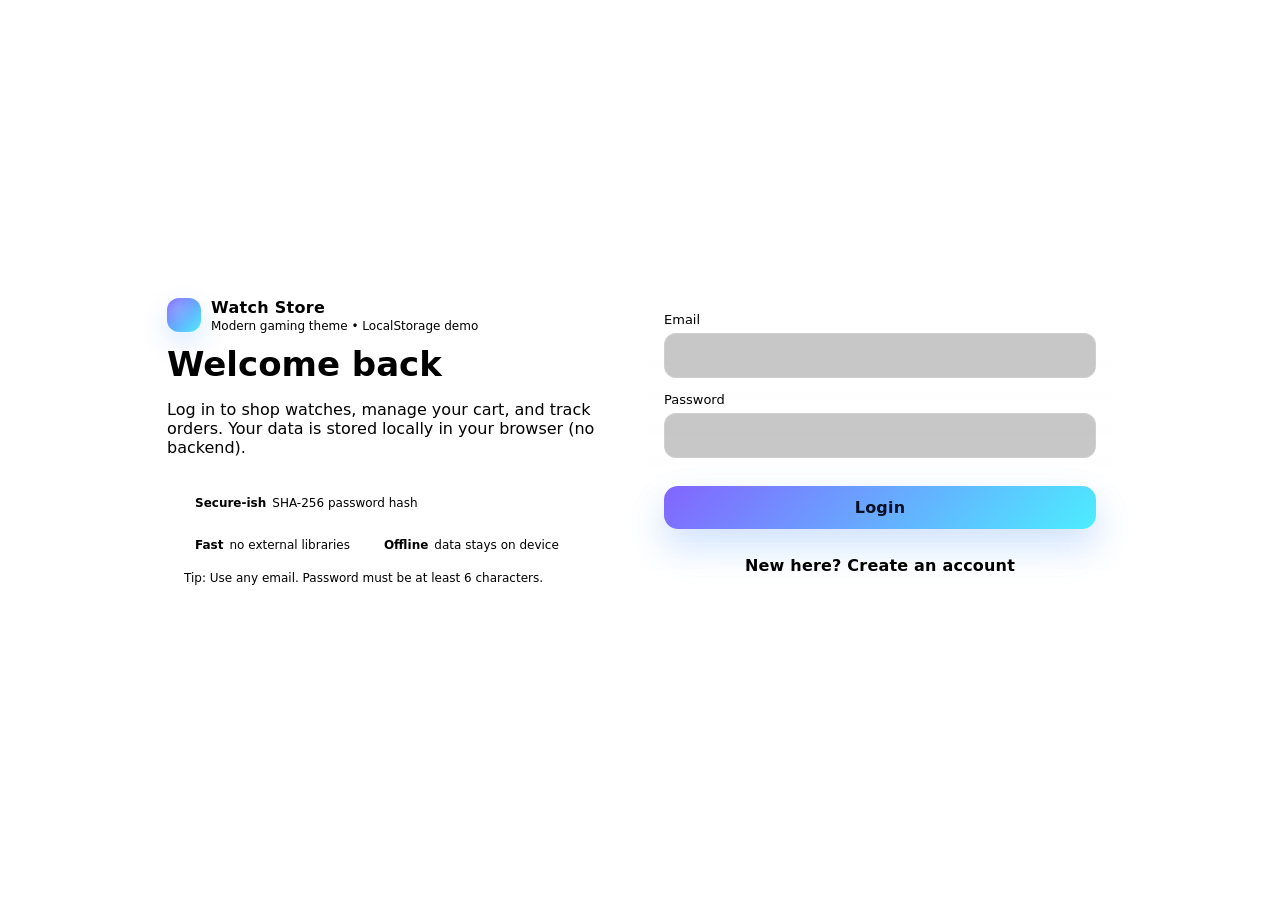
<file: watch-store/cart.html>
<!doctype html>
<html lang="en">
  <head>
    <meta charset="utf-8" />
    <meta name="viewport" content="width=device-width, initial-scale=1" />
    <meta name="theme-color" content="#070A12" />
    <title>Watch Store — Cart</title>
    <link rel="icon" href="data:image/svg+xml,%3Csvg%20xmlns='http://www.w3.org/2000/svg'%20viewBox='0%200%2064%2064'%3E%3Cdefs%3E%3ClinearGradient%20id='g'%20x1='0'%20y1='0'%20x2='1'%20y2='1'%3E%3Cstop%20offset='0'%20stop-color='%237C5CFF'/%3E%3Cstop%20offset='1'%20stop-color='%2300E6FF'/%3E%3C/linearGradient%3E%3C/defs%3E%3Crect%20width='64'%20height='64'%20rx='18'%20fill='url(%23g)'/%3E%3Cpath%20d='M22%2014h20a6%206%200%200%201%206%206v6H16v-6a6%206%200%200%201%206-6zm-6%2036v-6h32v6a6%206%200%200%201-6%206H22a6%206%200%200%201-6-6zm16-28a14%2014%200%201%200%200%2028%2014%2014%200%200%200%200-28zm0%206a8%208%200%201%201%200%2016%208%208%200%200%201%200-16z'%20fill='rgba(7,10,18,.85)'/%3E%3C/svg%3E" />
    <link rel="stylesheet" href="./css/styles.css" />
    <script defer src="./js/main.js"></script>
  </head>
  <body data-page="cart">
    <header class="nav">
      <div class="nav-inner">
        <a class="brand" href="./home.html">
          <span class="brand-badge" aria-hidden="true"></span>
          <span>Watch Store</span>
        </a>
        <nav class="nav-links" aria-label="Primary">
          <a class="pill" href="./home.html">Home</a>
          <a class="pill" href="./cart.html">Cart <span class="chip" style="padding:4px 8px"><strong data-cart-count>0</strong></span></a>
          <a class="pill" href="./orders.html">Orders</a>
          <button id="logoutBtn" class="pill danger" type="button">Logout</button>
        </nav>
        <span class="spacer"></span>
      </div>
    </header>

    <main class="container">
      <section class="hero">
        <h1 class="h1">Your cart</h1>
        <p class="sub">Update quantity, remove items, and proceed to payment checkout.</p>
      </section>

      <section class="grid">
        <div class="col-8">
          <div id="cartTable" class="table"></div>
        </div>
        <aside class="col-4">
          <div class="total-box stack">
            <div class="row">
              <div class="stack" style="gap:2px">
                <div style="font-weight:900">Grand total</div>
                <div class="hint">Taxes/shipping not applied (demo)</div>
              </div>
              <span class="spacer"></span>
            </div>
            <div id="grandTotal" class="big">₹0</div>
            <button id="checkoutBtn" class="btn" type="button">Checkout</button>
            <a class="btn ghost" href="./home.html">Continue shopping</a>
          </div>
        </aside>
      </section>
    </main>

    <div id="toast" class="toast" role="status" aria-live="polite">
      <div class="t">Notice</div>
      <div class="m">Message</div>
    </div>
  </body>
</html>
</file>
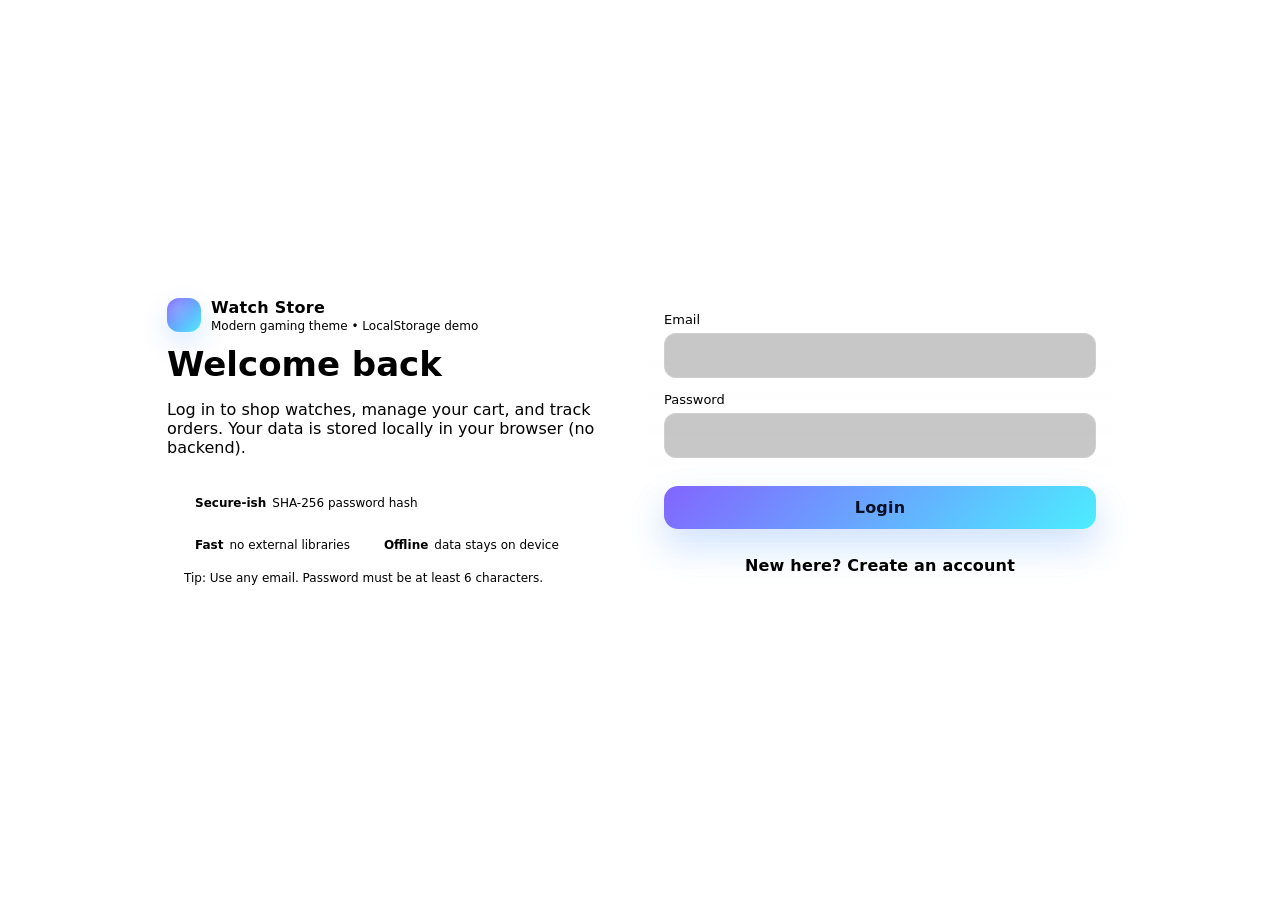
<file: watch-store/home.html>
<!doctype html>
<html lang="en">
  <head>
    <meta charset="utf-8" />
    <meta name="viewport" content="width=device-width, initial-scale=1" />
    <meta name="theme-color" content="#070A12" />
    <title>Watch Store — Home</title>
    <link rel="icon" href="data:image/svg+xml,%3Csvg%20xmlns='http://www.w3.org/2000/svg'%20viewBox='0%200%2064%2064'%3E%3Cdefs%3E%3ClinearGradient%20id='g'%20x1='0'%20y1='0'%20x2='1'%20y2='1'%3E%3Cstop%20offset='0'%20stop-color='%237C5CFF'/%3E%3Cstop%20offset='1'%20stop-color='%2300E6FF'/%3E%3C/linearGradient%3E%3C/defs%3E%3Crect%20width='64'%20height='64'%20rx='18'%20fill='url(%23g)'/%3E%3Cpath%20d='M22%2014h20a6%206%200%200%201%206%206v6H16v-6a6%206%200%200%201%206-6zm-6%2036v-6h32v6a6%206%200%200%201-6%206H22a6%206%200%200%201-6-6zm16-28a14%2014%200%201%200%200%2028%2014%2014%200%200%200%200-28zm0%206a8%208%200%201%201%200%2016%208%208%200%200%201%200-16z'%20fill='rgba(7,10,18,.85)'/%3E%3C/svg%3E" />
    <link rel="stylesheet" href="./css/styles.css" />
    <script defer src="./js/main.js"></script>
  </head>
  <body data-page="home">
    <header class="nav">
      <div class="nav-inner">
        <a class="brand" href="./home.html">
          <span class="brand-badge" aria-hidden="true"></span>
          <span>Watch Store</span>
        </a>
        <nav class="nav-links" aria-label="Primary">
          <a class="pill" href="./home.html">Home</a>
          <a class="pill" href="./cart.html">Cart <span class="chip" style="padding:4px 8px"><strong data-cart-count>0</strong></span></a>
          <a class="pill" href="./orders.html">Orders</a>
          <button id="logoutBtn" class="pill danger" type="button">Logout</button>
        </nav>
        <span class="spacer"></span>
      </div>
    </header>

    <main class="container">
      <section class="hero">
        <h1 class="h1">Shop watches with a clean gaming vibe</h1>
        <p class="sub">Search instantly, open details, add to cart, and checkout with a simulated payment flow.</p>
      </section>

      <section class="card pad">
        <div class="row">
          <div class="searchbar" style="flex:1;min-width:min(520px,100%)">
            <input id="searchInput" class="input" type="search" placeholder="Search watches by name…" autocomplete="off" />
          </div>
          <span class="chip"><strong id="resultsCount">0</strong></span>
        </div>
      </section>

      <section class="products" style="margin-top:14px">
        <div id="productsGrid" class="grid"></div>
      </section>
    </main>

    <div id="toast" class="toast" role="status" aria-live="polite">
      <div class="t">Notice</div>
      <div class="m">Message</div>
    </div>
  </body>
</html>
</file>
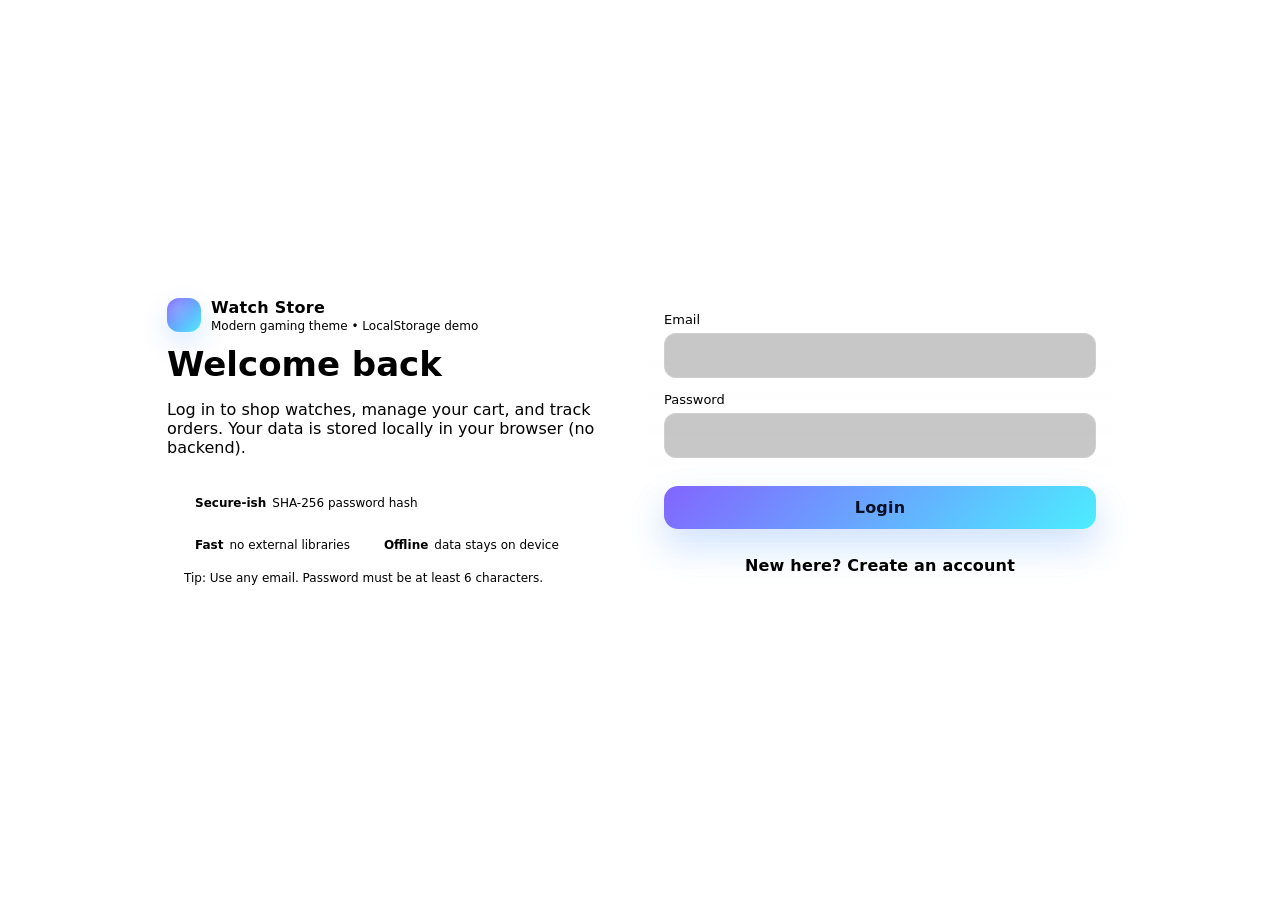
<file: watch-store/orders.html>
<!doctype html>
<html lang="en">
  <head>
    <meta charset="utf-8" />
    <meta name="viewport" content="width=device-width, initial-scale=1" />
    <meta name="theme-color" content="#070A12" />
    <title>Watch Store — Orders</title>
    <link rel="icon" href="data:image/svg+xml,%3Csvg%20xmlns='http://www.w3.org/2000/svg'%20viewBox='0%200%2064%2064'%3E%3Cdefs%3E%3ClinearGradient%20id='g'%20x1='0'%20y1='0'%20x2='1'%20y2='1'%3E%3Cstop%20offset='0'%20stop-color='%237C5CFF'/%3E%3Cstop%20offset='1'%20stop-color='%2300E6FF'/%3E%3C/linearGradient%3E%3C/defs%3E%3Crect%20width='64'%20height='64'%20rx='18'%20fill='url(%23g)'/%3E%3Cpath%20d='M22%2014h20a6%206%200%200%201%206%206v6H16v-6a6%206%200%200%201%206-6zm-6%2036v-6h32v6a6%206%200%200%201-6%206H22a6%206%200%200%201-6-6zm16-28a14%2014%200%201%200%200%2028%2014%2014%200%200%200%200-28zm0%206a8%208%200%201%201%200%2016%208%208%200%200%201%200-16z'%20fill='rgba(7,10,18,.85)'/%3E%3C/svg%3E" />
    <link rel="stylesheet" href="./css/styles.css" />
    <script defer src="./js/main.js"></script>
  </head>
  <body data-page="orders">
    <header class="nav">
      <div class="nav-inner">
        <a class="brand" href="./home.html">
          <span class="brand-badge" aria-hidden="true"></span>
          <span>Watch Store</span>
        </a>
        <nav class="nav-links" aria-label="Primary">
          <a class="pill" href="./home.html">Home</a>
          <a class="pill" href="./cart.html">Cart <span class="chip" style="padding:4px 8px"><strong data-cart-count>0</strong></span></a>
          <a class="pill" href="./orders.html">Orders</a>
          <button id="logoutBtn" class="pill danger" type="button">Logout</button>
        </nav>
        <span class="spacer"></span>
      </div>
    </header>

    <main class="container">
      <section class="hero">
        <h1 class="h1">Orders / purchase history</h1>
        <p class="sub">All your completed purchases are stored locally and persist across refreshes.</p>
      </section>

      <section id="ordersWrap" class="stack"></section>
    </main>

    <div id="toast" class="toast" role="status" aria-live="polite">
      <div class="t">Notice</div>
      <div class="m">Message</div>
    </div>
  </body>
</html>
</file>
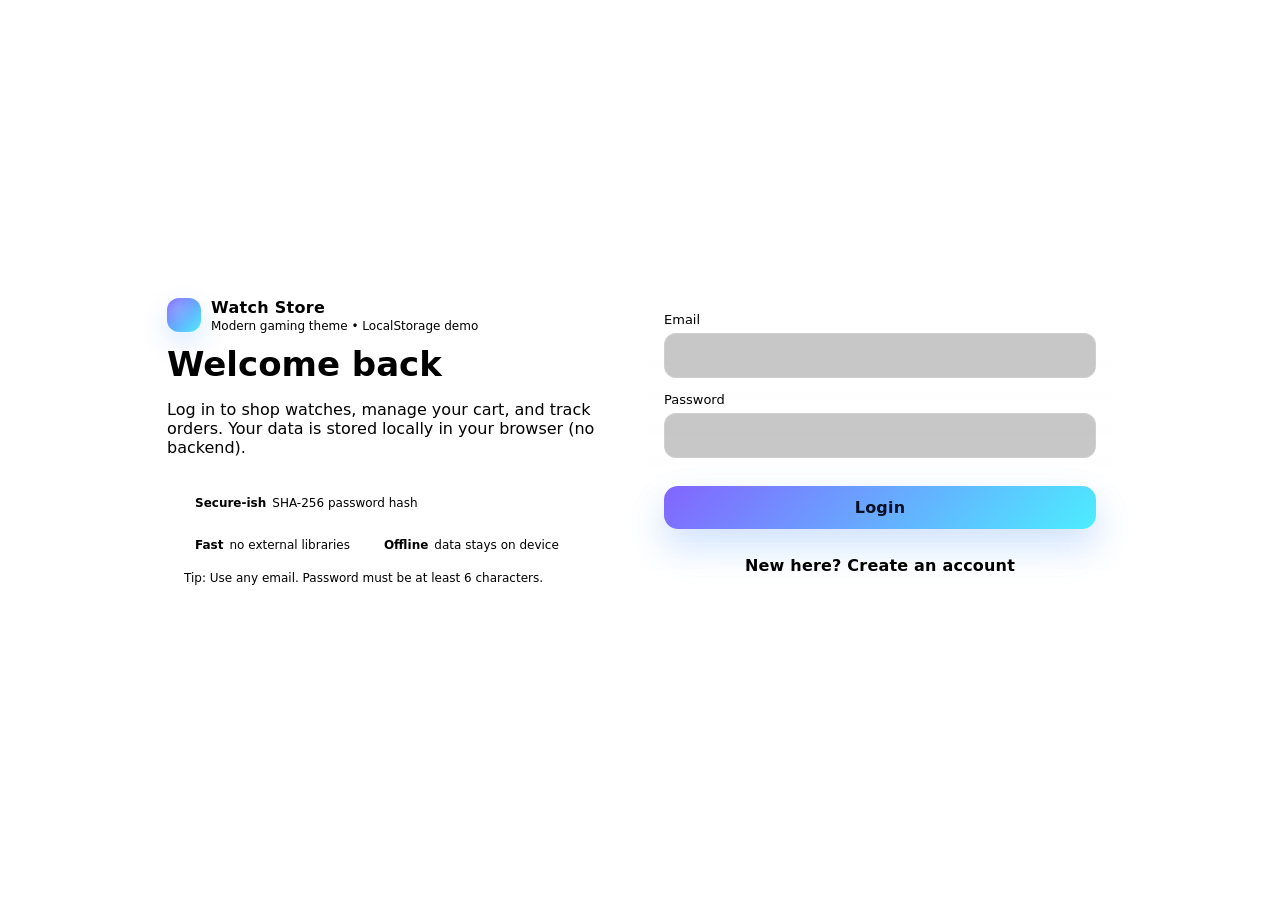
<file: watch-store/payment.html>
<!doctype html>
<html lang="en">
  <head>
    <meta charset="utf-8" />
    <meta name="viewport" content="width=device-width, initial-scale=1" />
    <meta name="theme-color" content="#070A12" />
    <title>Watch Store — Payment</title>
    <link rel="icon" href="data:image/svg+xml,%3Csvg%20xmlns='http://www.w3.org/2000/svg'%20viewBox='0%200%2064%2064'%3E%3Cdefs%3E%3ClinearGradient%20id='g'%20x1='0'%20y1='0'%20x2='1'%20y2='1'%3E%3Cstop%20offset='0'%20stop-color='%237C5CFF'/%3E%3Cstop%20offset='1'%20stop-color='%2300E6FF'/%3E%3C/linearGradient%3E%3C/defs%3E%3Crect%20width='64'%20height='64'%20rx='18'%20fill='url(%23g)'/%3E%3Cpath%20d='M22%2014h20a6%206%200%200%201%206%206v6H16v-6a6%206%200%200%201%206-6zm-6%2036v-6h32v6a6%206%200%200%201-6%206H22a6%206%200%200%201-6-6zm16-28a14%2014%200%201%200%200%2028%2014%2014%200%200%200%200-28zm0%206a8%208%200%201%201%200%2016%208%208%200%200%201%200-16z'%20fill='rgba(7,10,18,.85)'/%3E%3C/svg%3E" />
    <link rel="stylesheet" href="./css/styles.css" />
    <script defer src="./js/main.js"></script>
  </head>
  <body data-page="payment">
    <header class="nav">
      <div class="nav-inner">
        <a class="brand" href="./home.html">
          <span class="brand-badge" aria-hidden="true"></span>
          <span>Watch Store</span>
        </a>
        <nav class="nav-links" aria-label="Primary">
          <a class="pill" href="./home.html">Home</a>
          <a class="pill" href="./cart.html">Cart <span class="chip" style="padding:4px 8px"><strong data-cart-count>0</strong></span></a>
          <a class="pill" href="./orders.html">Orders</a>
          <button id="logoutBtn" class="pill danger" type="button">Logout</button>
        </nav>
        <span class="spacer"></span>
      </div>
    </header>

    <main class="container">
      <section class="hero">
        <h1 class="h1">Payment</h1>
        <p class="sub">Enter payment details to complete checkout. This is a demo: no real charge is made.</p>
      </section>

      <section class="grid">
        <aside class="col-4">
          <div class="card pad stack">
            <div class="row">
              <div style="font-weight:900">Order summary</div>
              <span class="spacer"></span>
              <span class="chip"><strong id="payTotal">₹0</strong></span>
            </div>
            <div id="orderSummary" class="stack"></div>
            <div class="hint">
              Test card (passes validation): <strong>4242 4242 4242 4242</strong>
            </div>
          </div>
        </aside>

        <div class="col-8">
          <form id="paymentForm" class="card pad">
            <div class="grid">
              <div class="col-12">
                <div style="font-weight:900;margin-bottom:10px">Card details</div>
              </div>

              <div class="col-12 field">
                <label class="label" for="cardName">Name on card</label>
                <input class="input" id="cardName" autocomplete="cc-name" required />
              </div>

              <div class="col-12 field">
                <label class="label" for="cardNumber">Card number</label>
                <input class="input" id="cardNumber" inputmode="numeric" autocomplete="cc-number" placeholder="1234 5678 9012 3456" required />
                <div class="hint">Numbers only (spaces allowed).</div>
              </div>

              <div class="col-6 field">
                <label class="label" for="expiry">Expiry (MM/YY)</label>
                <input class="input" id="expiry" inputmode="numeric" autocomplete="cc-exp" placeholder="08/29" required />
              </div>

              <div class="col-6 field">
                <label class="label" for="cvv">CVV</label>
                <input class="input" id="cvv" inputmode="numeric" autocomplete="cc-csc" placeholder="123" required />
              </div>

              <div class="col-6 field">
                <label class="label" for="zip">ZIP / Postal code</label>
                <input class="input" id="zip" inputmode="numeric" autocomplete="postal-code" placeholder="560001" required />
              </div>

              <div class="col-12">
                <div id="payErr" class="err" role="alert" aria-live="polite"></div>
              </div>

              <div class="col-12 row">
                <button id="payBtn" class="btn" type="submit">Pay &amp; Place Order</button>
                <a class="btn ghost" href="./cart.html">Back to cart</a>
              </div>
            </div>
          </form>
        </div>
      </section>
    </main>

    <div id="toast" class="toast" role="status" aria-live="polite">
      <div class="t">Notice</div>
      <div class="m">Message</div>
    </div>
  </body>
</html>
</file>
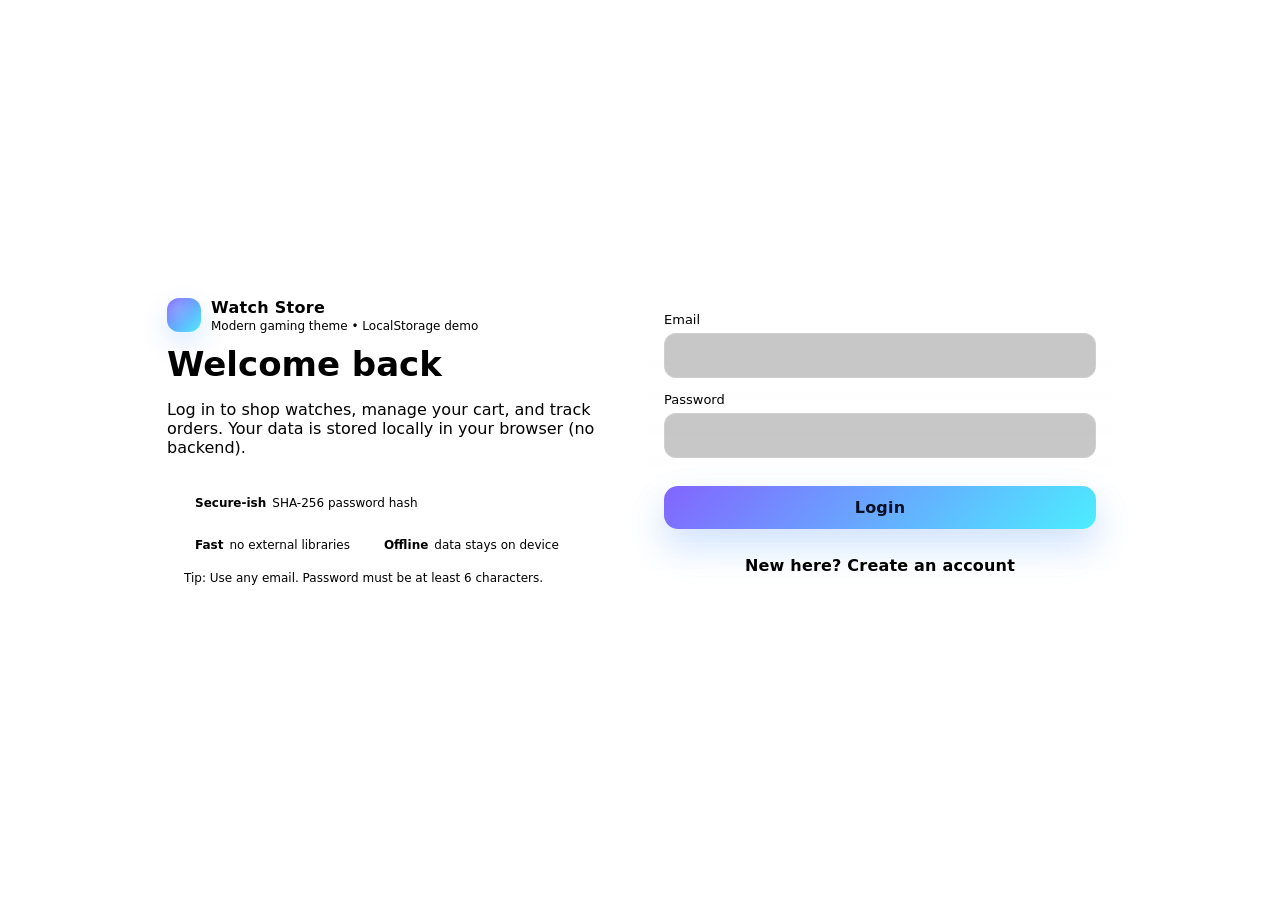
<file: watch-store/product.html>
<!doctype html>
<html lang="en">
  <head>
    <meta charset="utf-8" />
    <meta name="viewport" content="width=device-width, initial-scale=1" />
    <meta name="theme-color" content="#070A12" />
    <title>Watch Store — Details</title>
    <link rel="icon" href="data:image/svg+xml,%3Csvg%20xmlns='http://www.w3.org/2000/svg'%20viewBox='0%200%2064%2064'%3E%3Cdefs%3E%3ClinearGradient%20id='g'%20x1='0'%20y1='0'%20x2='1'%20y2='1'%3E%3Cstop%20offset='0'%20stop-color='%237C5CFF'/%3E%3Cstop%20offset='1'%20stop-color='%2300E6FF'/%3E%3C/linearGradient%3E%3C/defs%3E%3Crect%20width='64'%20height='64'%20rx='18'%20fill='url(%23g)'/%3E%3Cpath%20d='M22%2014h20a6%206%200%200%201%206%206v6H16v-6a6%206%200%200%201%206-6zm-6%2036v-6h32v6a6%206%200%200%201-6%206H22a6%206%200%200%201-6-6zm16-28a14%2014%200%201%200%200%2028%2014%2014%200%200%200%200-28zm0%206a8%208%200%201%201%200%2016%208%208%200%200%201%200-16z'%20fill='rgba(7,10,18,.85)'/%3E%3C/svg%3E" />
    <link rel="stylesheet" href="./css/styles.css" />
    <script defer src="./js/main.js"></script>
  </head>
  <body data-page="product">
    <header class="nav">
      <div class="nav-inner">
        <a class="brand" href="./home.html">
          <span class="brand-badge" aria-hidden="true"></span>
          <span>Watch Store</span>
        </a>
        <nav class="nav-links" aria-label="Primary">
          <a class="pill" href="./home.html">Home</a>
          <a class="pill" href="./cart.html">Cart <span class="chip" style="padding:4px 8px"><strong data-cart-count>0</strong></span></a>
          <a class="pill" href="./orders.html">Orders</a>
          <button id="logoutBtn" class="pill danger" type="button">Logout</button>
        </nav>
        <span class="spacer"></span>
      </div>
    </header>

    <main class="container">
      <section class="hero">
        <h1 class="h1">Watch details</h1>
        <p class="sub">High-resolution preview, full description, and add-to-cart with quantity handling.</p>
      </section>

      <section class="split">
        <div class="detail-img">
          <img id="pImg" src="" alt="" width="800" height="600" decoding="async" />
        </div>

        <div class="card pad stack">
          <div class="stack" style="gap:8px">
            <h2 id="pTitle" class="h1" style="margin:0"></h2>
            <div class="row">
              <span class="chip">Genre: <strong id="pGenre"></strong></span>
              <span class="chip">Rating: <strong id="pRating"></strong></span>
            </div>
            <div id="pPrice" class="big"></div>
            <p id="pDesc" class="sub" style="margin:0"></p>
          </div>

          <div class="row" style="margin-top:6px">
            <button id="addToCartBtn" class="btn" type="button">Add to Cart</button>
            <a class="btn ghost" href="./cart.html">Go to Cart</a>
          </div>

          <div class="hint">
            Duplicate adds will increase quantity automatically.
          </div>
        </div>
      </section>
    </main>

    <div id="toast" class="toast" role="status" aria-live="polite">
      <div class="t">Notice</div>
      <div class="m">Message</div>
    </div>
  </body>
</html>
</file>
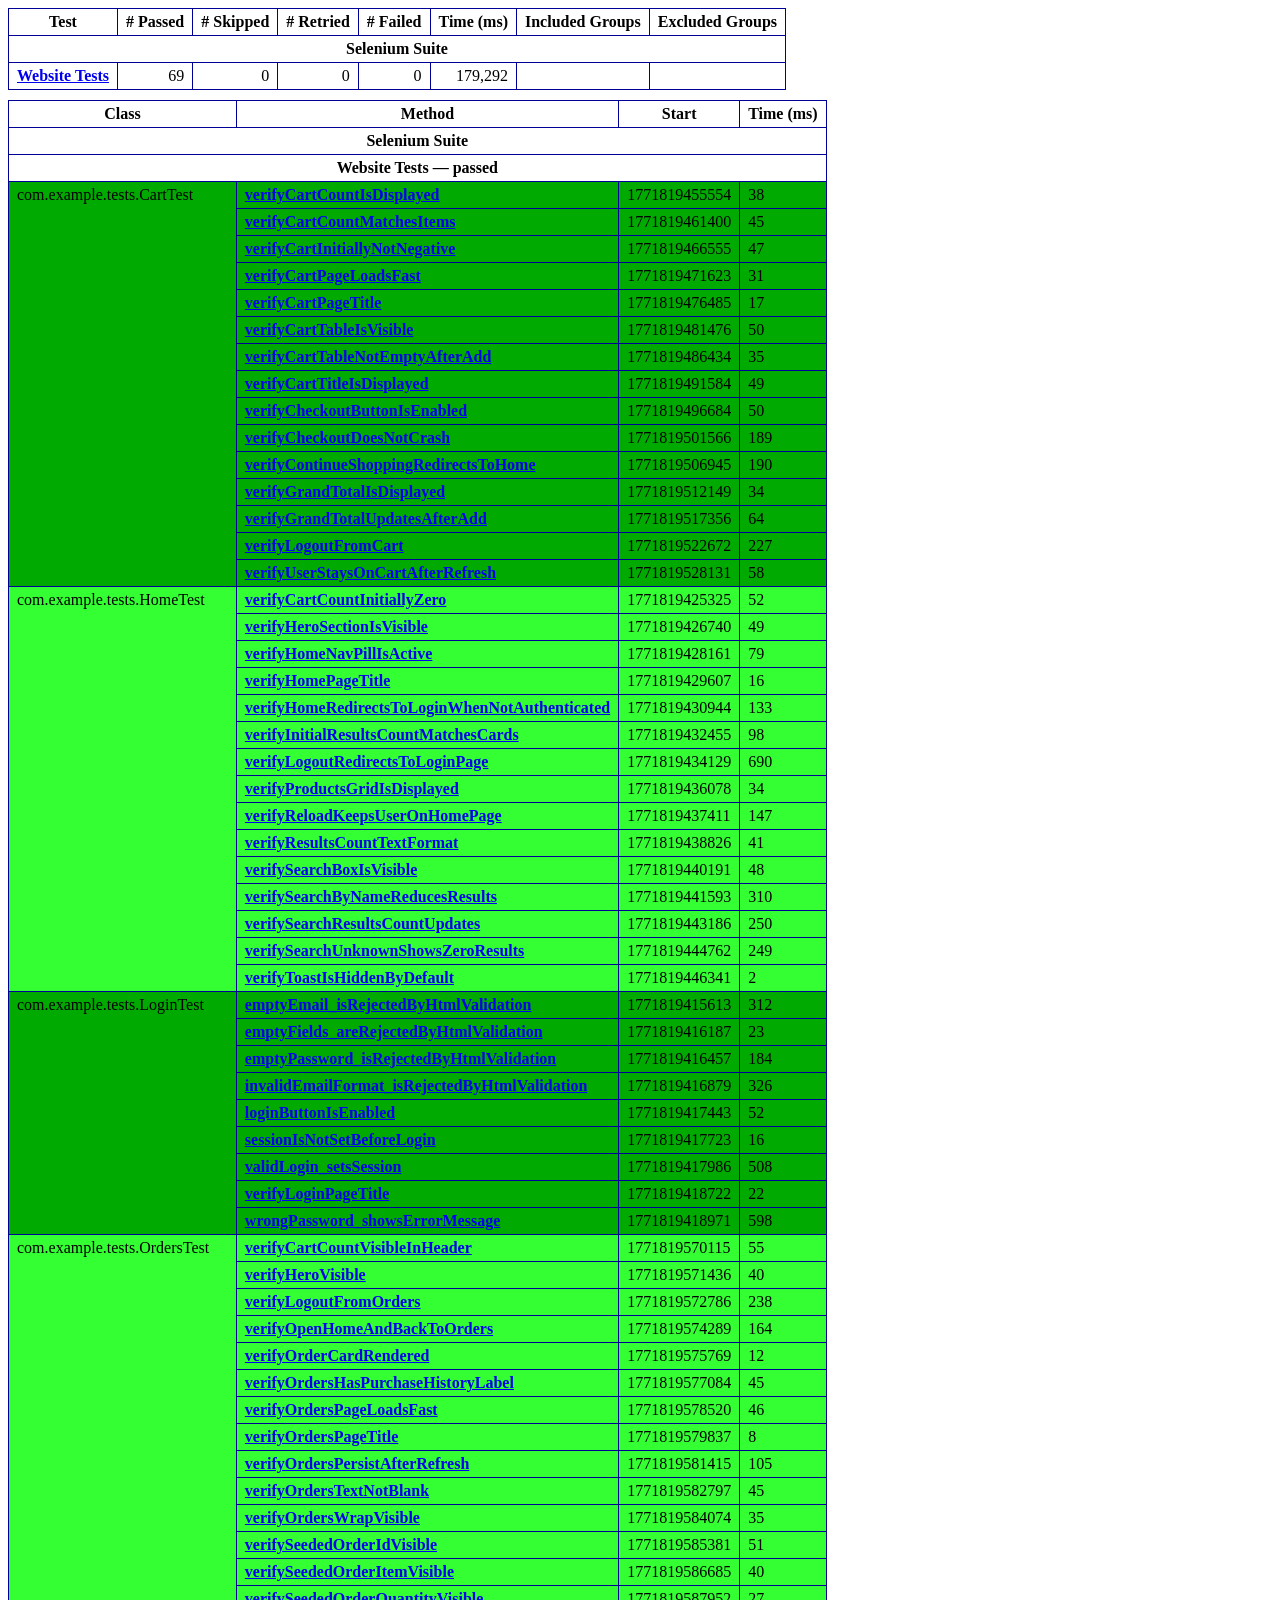
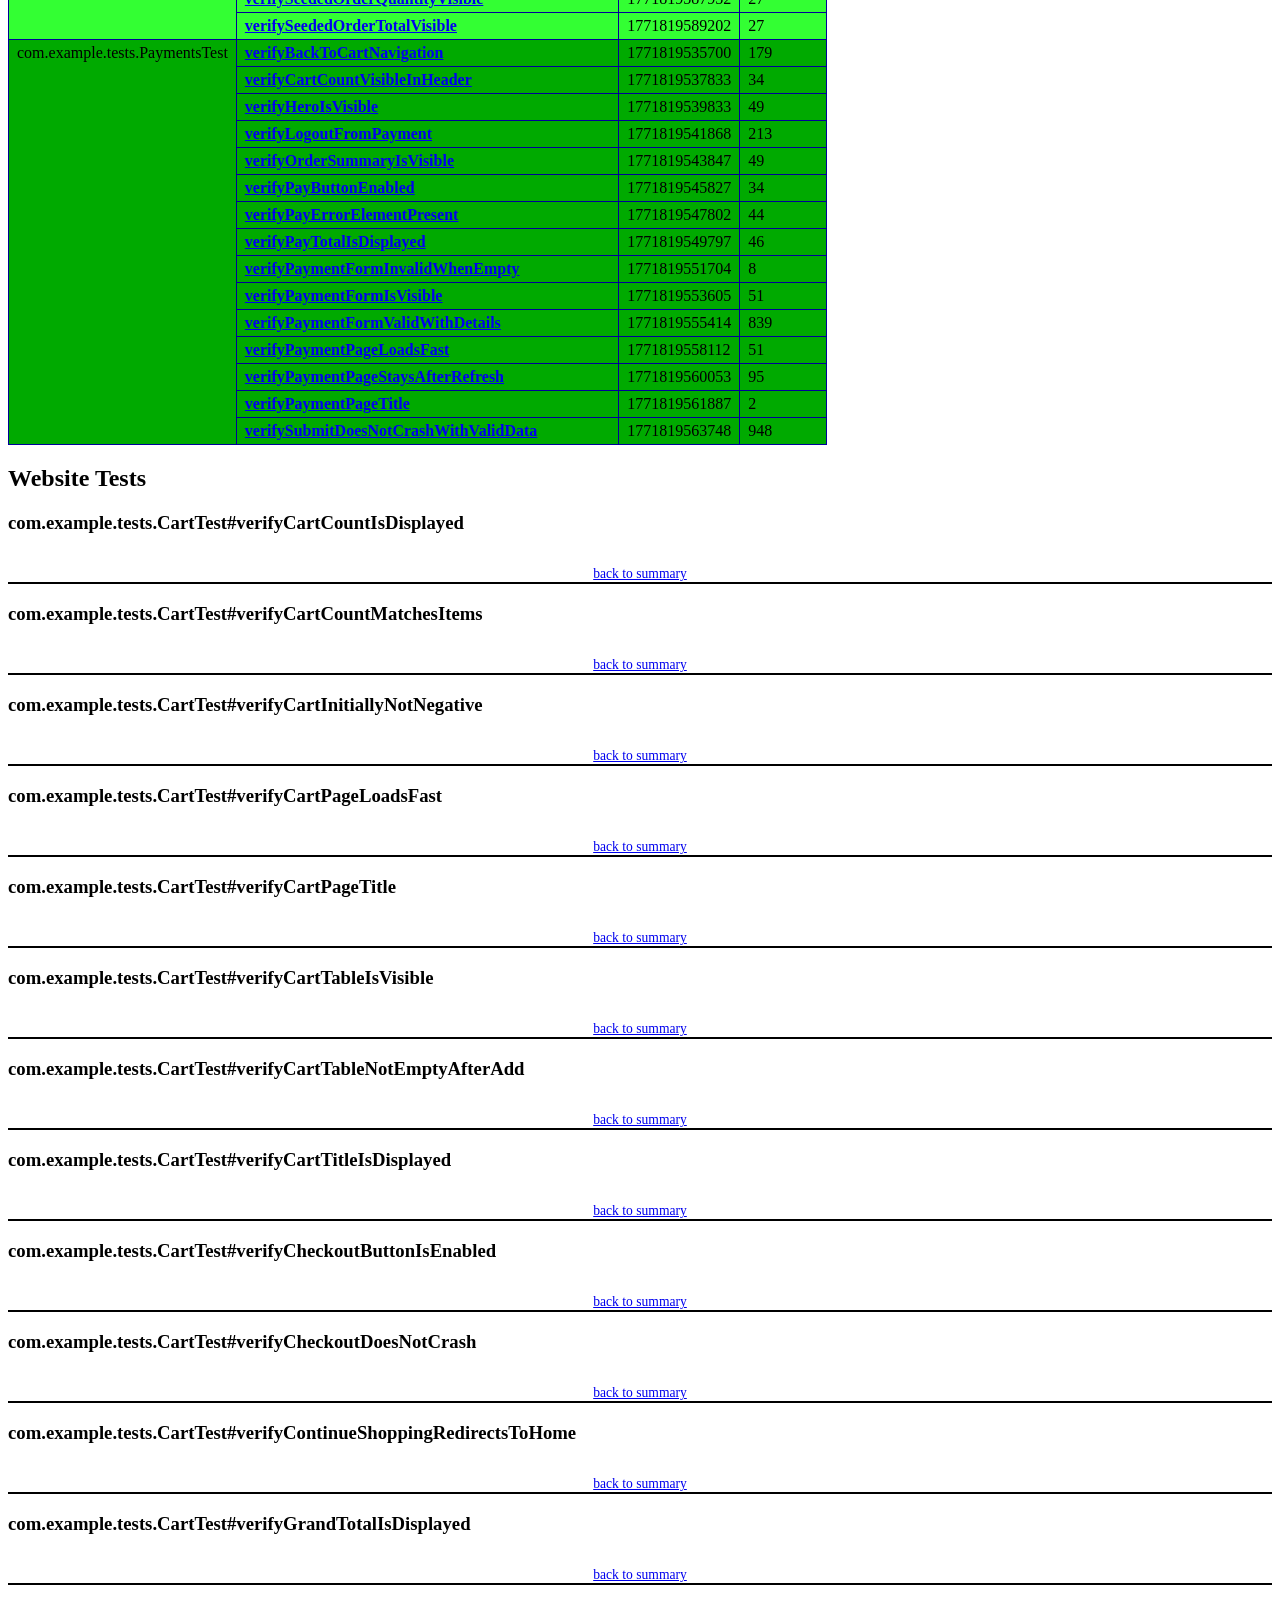
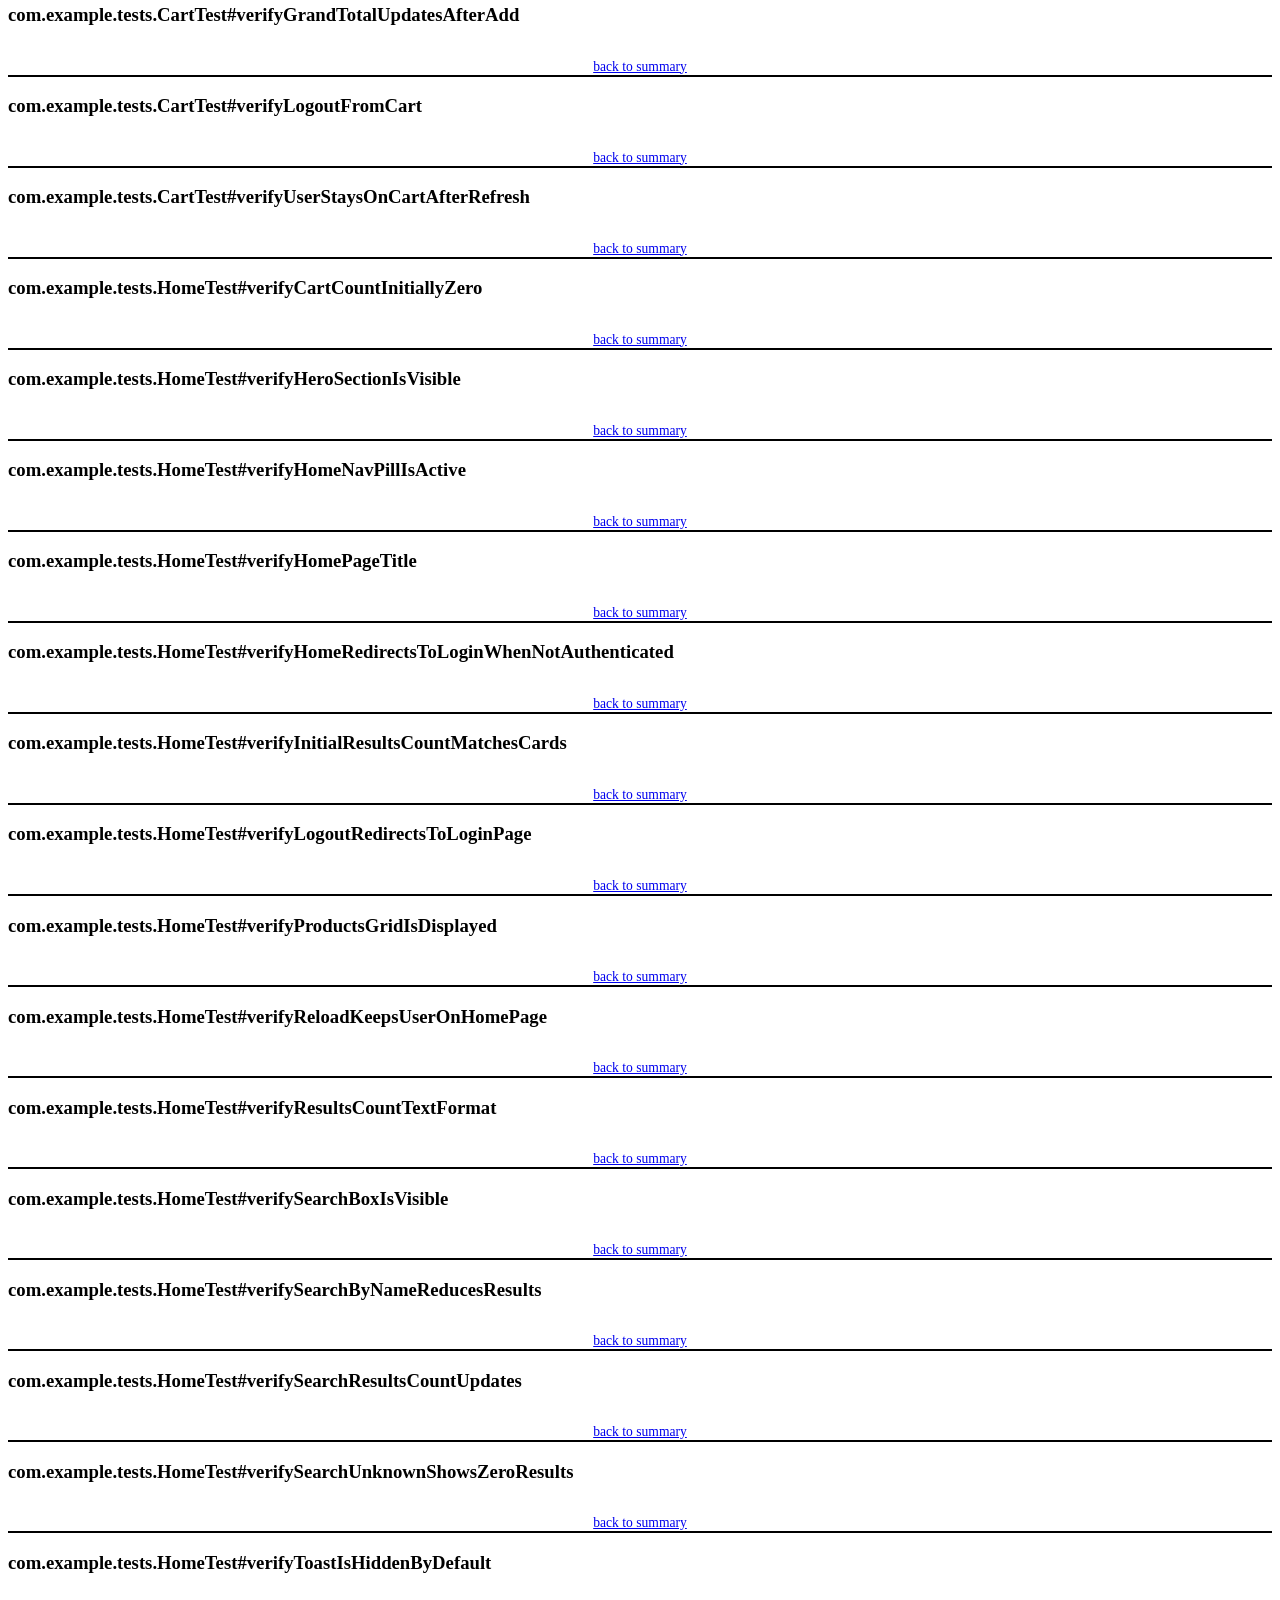
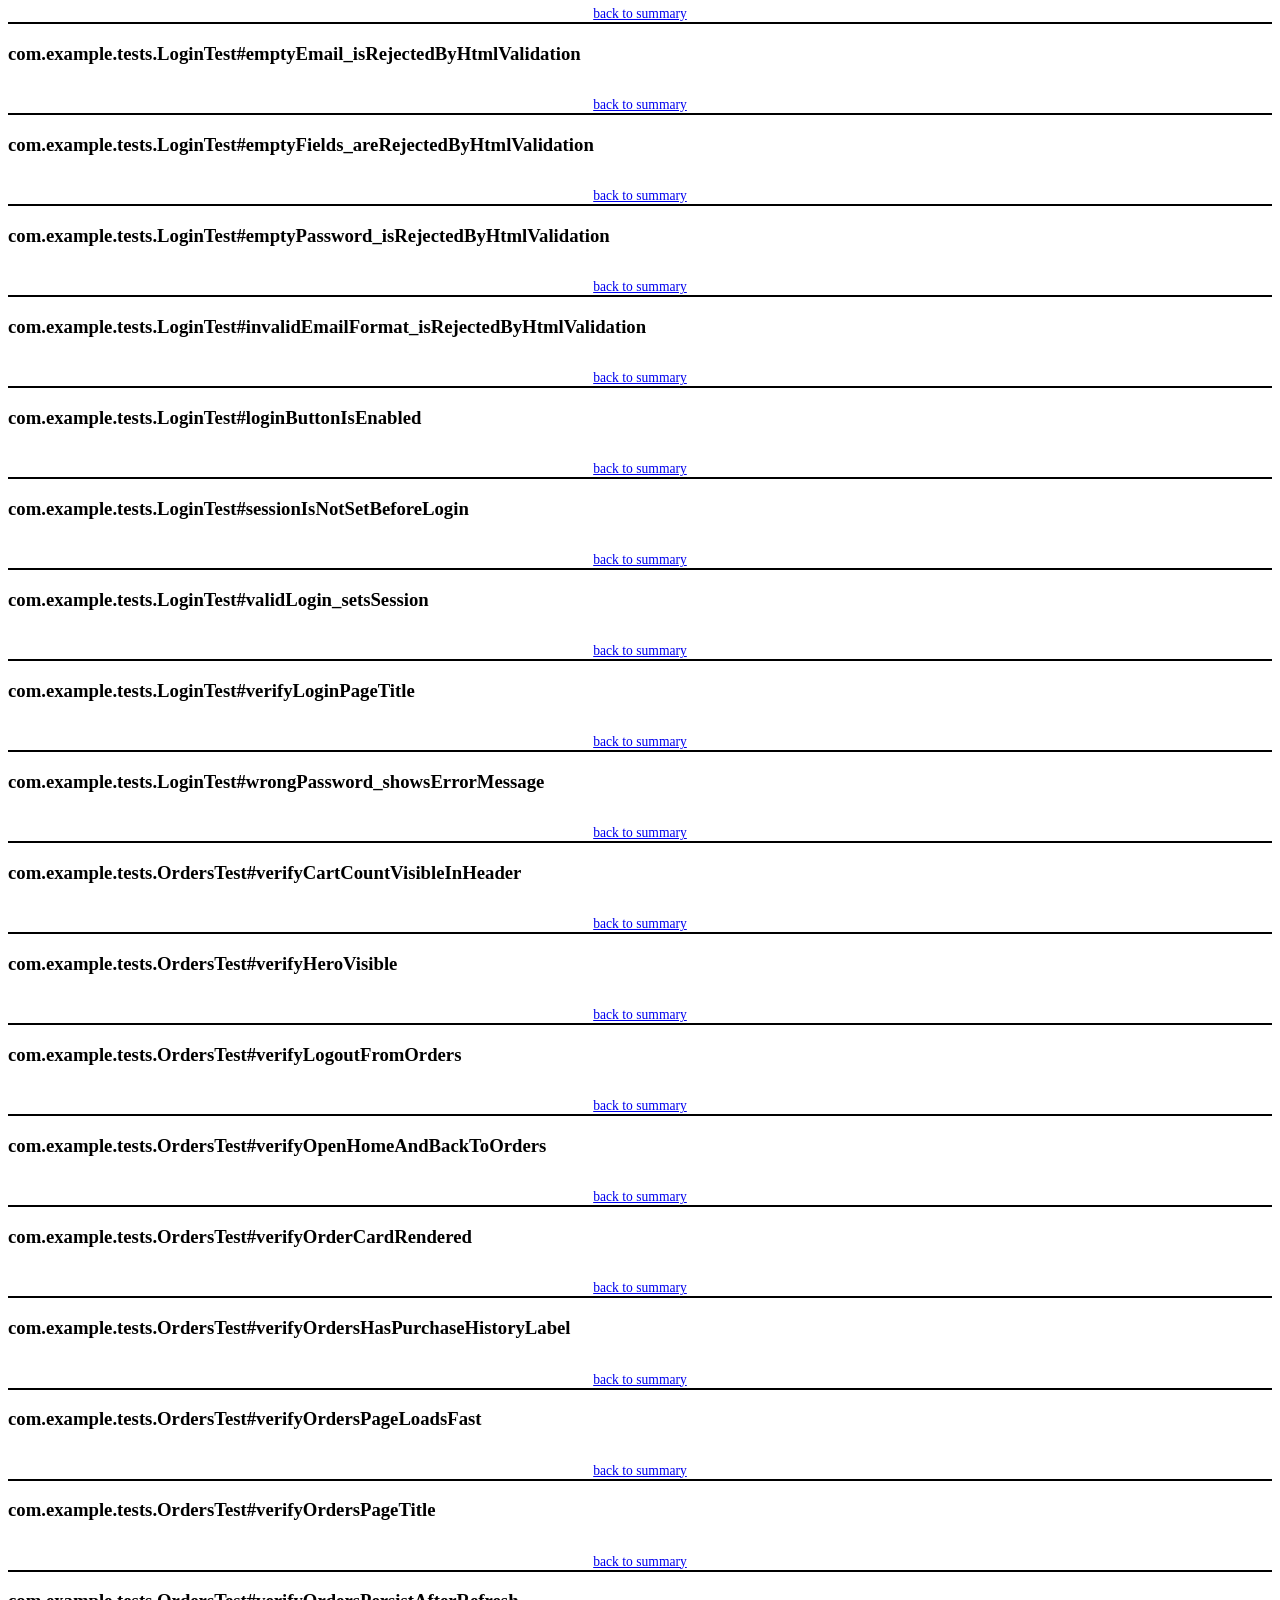
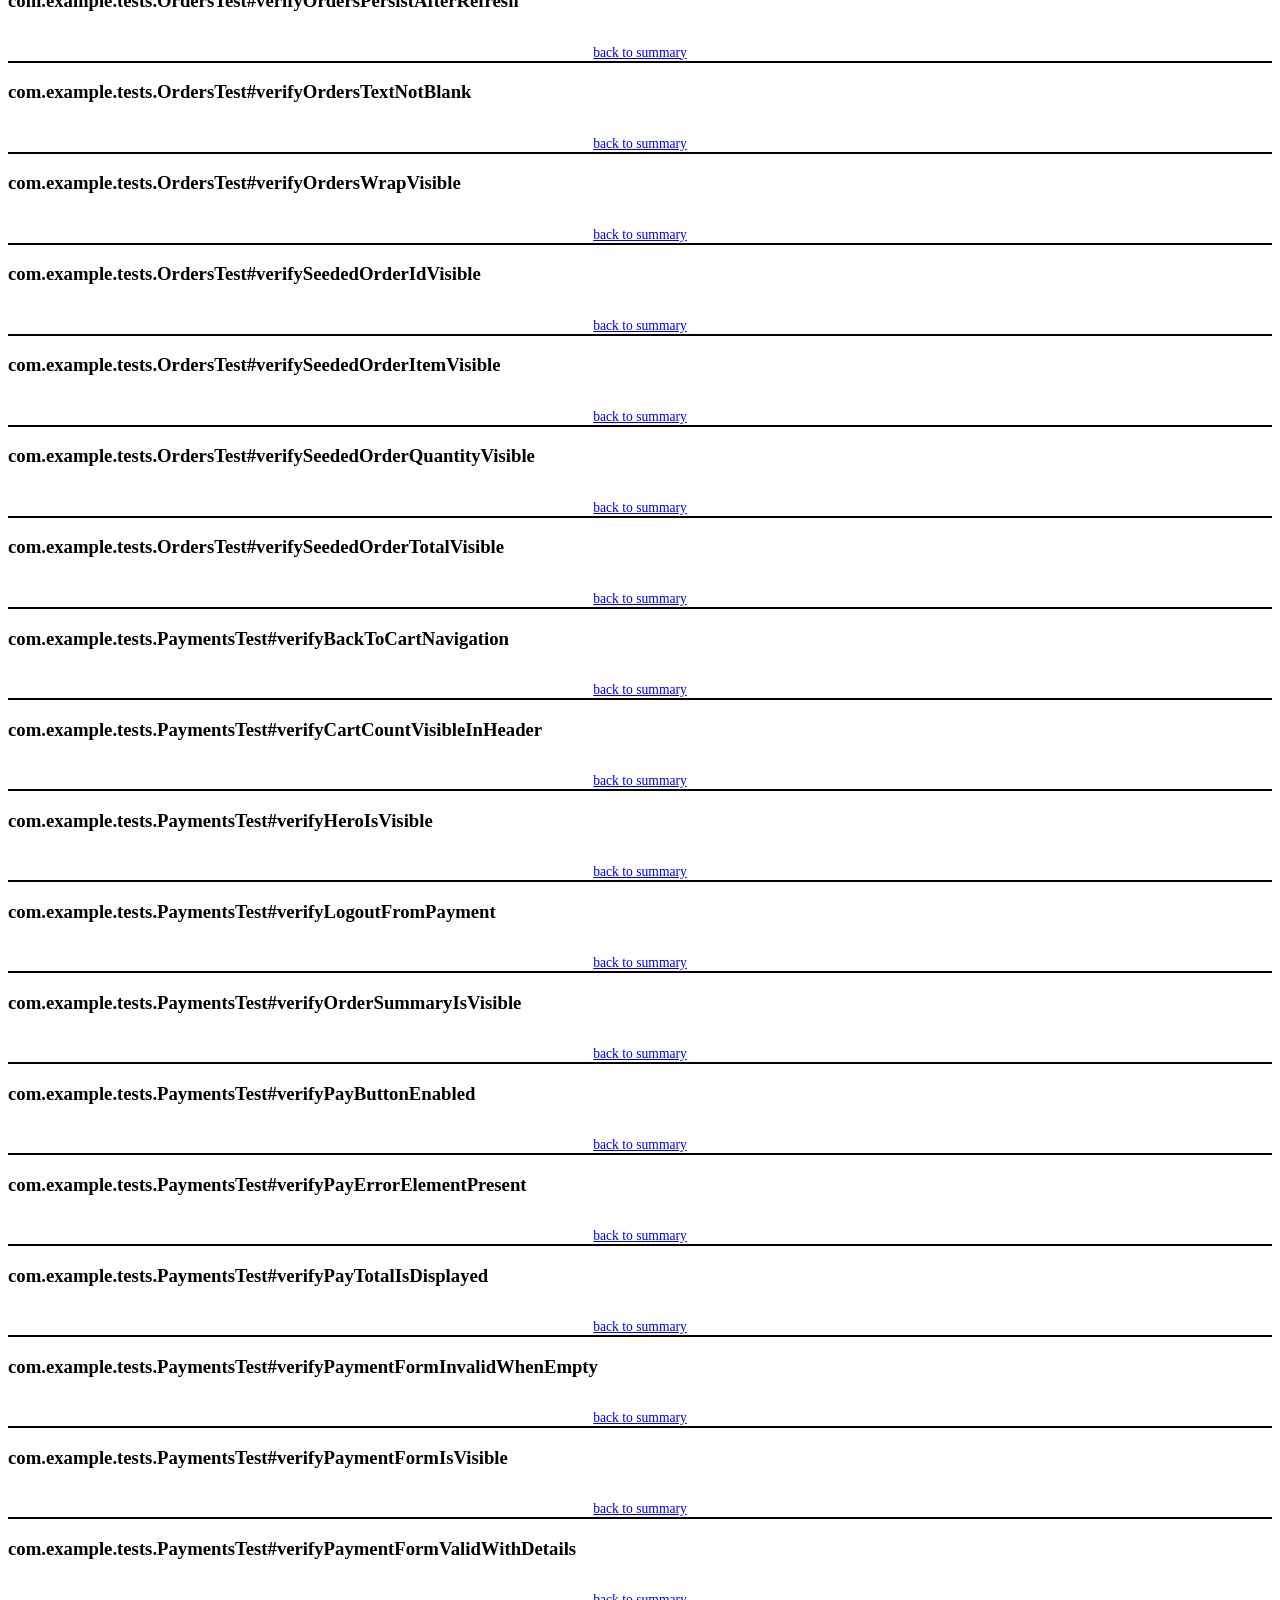
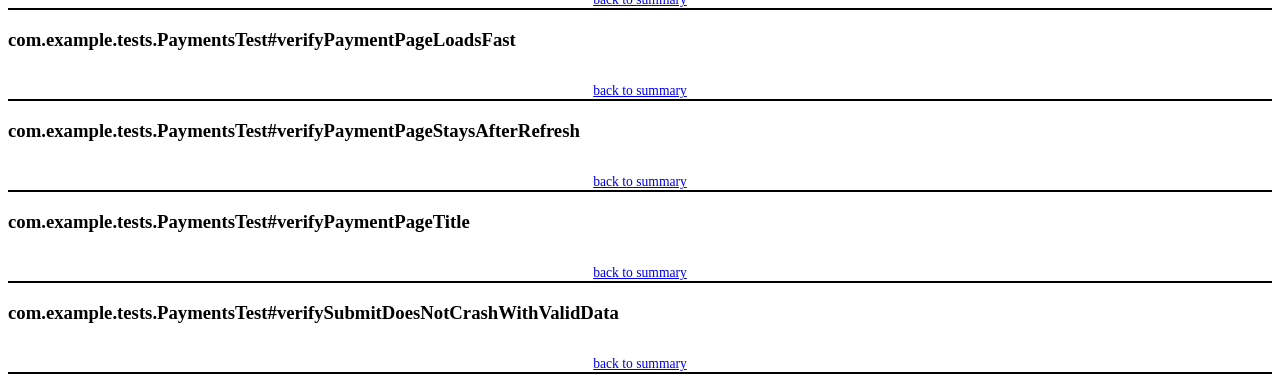
<file: Test/demo/target/surefire-reports/emailable-report.html>
<!DOCTYPE html PUBLIC "-//W3C//DTD XHTML 1.1//EN" "https://www.w3.org/TR/xhtml11/DTD/xhtml11.dtd">
<html xmlns="https://www.w3.org/1999/xhtml">
<head>
<meta http-equiv="content-type" content="text/html; charset=UTF-8"/>
<title>TestNG Report</title>
<style type="text/css">table {margin-bottom:10px;border-collapse:collapse;empty-cells:show}th,td {border:1px solid #009;padding:.25em .5em}th {vertical-align:bottom}td {vertical-align:top}table a {font-weight:bold}.stripe td {background-color: #E6EBF9}.num {text-align:right}.passedodd td {background-color: #3F3}.passedeven td {background-color: #0A0}.skippedodd td {background-color: #DDD}.skippedeven td {background-color: #CCC}.failedodd td,.attn {background-color: #F33}.failedeven td,.stripe .attn {background-color: #D00}.stacktrace {white-space:pre;font-family:monospace}.totop {font-size:85%;text-align:center;border-bottom:2px solid #000}.invisible {display:none}</style>
</head>
<body>
<table>
<tr><th>Test</th><th># Passed</th><th># Skipped</th><th># Retried</th><th># Failed</th><th>Time (ms)</th><th>Included Groups</th><th>Excluded Groups</th></tr>
<tr><th colspan="8">Selenium Suite</th></tr>
<tr><td><a href="#t0">Website Tests</a></td><td class="num">69</td><td class="num">0</td><td class="num">0</td><td class="num">0</td><td class="num">179,292</td><td></td><td></td></tr>
</table>
<table id='summary'><thead><tr><th>Class</th><th>Method</th><th>Start</th><th>Time (ms)</th></tr></thead><tbody><tr><th colspan="4">Selenium Suite</th></tr></tbody><tbody id="t0"><tr><th colspan="4">Website Tests &#8212; passed</th></tr><tr class="passedeven"><td rowspan="15">com.example.tests.CartTest</td><td><a href="#m0">verifyCartCountIsDisplayed</a></td><td rowspan="1">1771819455554</td><td rowspan="1">38</td></tr><tr class="passedeven"><td><a href="#m1">verifyCartCountMatchesItems</a></td><td rowspan="1">1771819461400</td><td rowspan="1">45</td></tr><tr class="passedeven"><td><a href="#m2">verifyCartInitiallyNotNegative</a></td><td rowspan="1">1771819466555</td><td rowspan="1">47</td></tr><tr class="passedeven"><td><a href="#m3">verifyCartPageLoadsFast</a></td><td rowspan="1">1771819471623</td><td rowspan="1">31</td></tr><tr class="passedeven"><td><a href="#m4">verifyCartPageTitle</a></td><td rowspan="1">1771819476485</td><td rowspan="1">17</td></tr><tr class="passedeven"><td><a href="#m5">verifyCartTableIsVisible</a></td><td rowspan="1">1771819481476</td><td rowspan="1">50</td></tr><tr class="passedeven"><td><a href="#m6">verifyCartTableNotEmptyAfterAdd</a></td><td rowspan="1">1771819486434</td><td rowspan="1">35</td></tr><tr class="passedeven"><td><a href="#m7">verifyCartTitleIsDisplayed</a></td><td rowspan="1">1771819491584</td><td rowspan="1">49</td></tr><tr class="passedeven"><td><a href="#m8">verifyCheckoutButtonIsEnabled</a></td><td rowspan="1">1771819496684</td><td rowspan="1">50</td></tr><tr class="passedeven"><td><a href="#m9">verifyCheckoutDoesNotCrash</a></td><td rowspan="1">1771819501566</td><td rowspan="1">189</td></tr><tr class="passedeven"><td><a href="#m10">verifyContinueShoppingRedirectsToHome</a></td><td rowspan="1">1771819506945</td><td rowspan="1">190</td></tr><tr class="passedeven"><td><a href="#m11">verifyGrandTotalIsDisplayed</a></td><td rowspan="1">1771819512149</td><td rowspan="1">34</td></tr><tr class="passedeven"><td><a href="#m12">verifyGrandTotalUpdatesAfterAdd</a></td><td rowspan="1">1771819517356</td><td rowspan="1">64</td></tr><tr class="passedeven"><td><a href="#m13">verifyLogoutFromCart</a></td><td rowspan="1">1771819522672</td><td rowspan="1">227</td></tr><tr class="passedeven"><td><a href="#m14">verifyUserStaysOnCartAfterRefresh</a></td><td rowspan="1">1771819528131</td><td rowspan="1">58</td></tr><tr class="passedodd"><td rowspan="15">com.example.tests.HomeTest</td><td><a href="#m15">verifyCartCountInitiallyZero</a></td><td rowspan="1">1771819425325</td><td rowspan="1">52</td></tr><tr class="passedodd"><td><a href="#m16">verifyHeroSectionIsVisible</a></td><td rowspan="1">1771819426740</td><td rowspan="1">49</td></tr><tr class="passedodd"><td><a href="#m17">verifyHomeNavPillIsActive</a></td><td rowspan="1">1771819428161</td><td rowspan="1">79</td></tr><tr class="passedodd"><td><a href="#m18">verifyHomePageTitle</a></td><td rowspan="1">1771819429607</td><td rowspan="1">16</td></tr><tr class="passedodd"><td><a href="#m19">verifyHomeRedirectsToLoginWhenNotAuthenticated</a></td><td rowspan="1">1771819430944</td><td rowspan="1">133</td></tr><tr class="passedodd"><td><a href="#m20">verifyInitialResultsCountMatchesCards</a></td><td rowspan="1">1771819432455</td><td rowspan="1">98</td></tr><tr class="passedodd"><td><a href="#m21">verifyLogoutRedirectsToLoginPage</a></td><td rowspan="1">1771819434129</td><td rowspan="1">690</td></tr><tr class="passedodd"><td><a href="#m22">verifyProductsGridIsDisplayed</a></td><td rowspan="1">1771819436078</td><td rowspan="1">34</td></tr><tr class="passedodd"><td><a href="#m23">verifyReloadKeepsUserOnHomePage</a></td><td rowspan="1">1771819437411</td><td rowspan="1">147</td></tr><tr class="passedodd"><td><a href="#m24">verifyResultsCountTextFormat</a></td><td rowspan="1">1771819438826</td><td rowspan="1">41</td></tr><tr class="passedodd"><td><a href="#m25">verifySearchBoxIsVisible</a></td><td rowspan="1">1771819440191</td><td rowspan="1">48</td></tr><tr class="passedodd"><td><a href="#m26">verifySearchByNameReducesResults</a></td><td rowspan="1">1771819441593</td><td rowspan="1">310</td></tr><tr class="passedodd"><td><a href="#m27">verifySearchResultsCountUpdates</a></td><td rowspan="1">1771819443186</td><td rowspan="1">250</td></tr><tr class="passedodd"><td><a href="#m28">verifySearchUnknownShowsZeroResults</a></td><td rowspan="1">1771819444762</td><td rowspan="1">249</td></tr><tr class="passedodd"><td><a href="#m29">verifyToastIsHiddenByDefault</a></td><td rowspan="1">1771819446341</td><td rowspan="1">2</td></tr><tr class="passedeven"><td rowspan="9">com.example.tests.LoginTest</td><td><a href="#m30">emptyEmail_isRejectedByHtmlValidation</a></td><td rowspan="1">1771819415613</td><td rowspan="1">312</td></tr><tr class="passedeven"><td><a href="#m31">emptyFields_areRejectedByHtmlValidation</a></td><td rowspan="1">1771819416187</td><td rowspan="1">23</td></tr><tr class="passedeven"><td><a href="#m32">emptyPassword_isRejectedByHtmlValidation</a></td><td rowspan="1">1771819416457</td><td rowspan="1">184</td></tr><tr class="passedeven"><td><a href="#m33">invalidEmailFormat_isRejectedByHtmlValidation</a></td><td rowspan="1">1771819416879</td><td rowspan="1">326</td></tr><tr class="passedeven"><td><a href="#m34">loginButtonIsEnabled</a></td><td rowspan="1">1771819417443</td><td rowspan="1">52</td></tr><tr class="passedeven"><td><a href="#m35">sessionIsNotSetBeforeLogin</a></td><td rowspan="1">1771819417723</td><td rowspan="1">16</td></tr><tr class="passedeven"><td><a href="#m36">validLogin_setsSession</a></td><td rowspan="1">1771819417986</td><td rowspan="1">508</td></tr><tr class="passedeven"><td><a href="#m37">verifyLoginPageTitle</a></td><td rowspan="1">1771819418722</td><td rowspan="1">22</td></tr><tr class="passedeven"><td><a href="#m38">wrongPassword_showsErrorMessage</a></td><td rowspan="1">1771819418971</td><td rowspan="1">598</td></tr><tr class="passedodd"><td rowspan="15">com.example.tests.OrdersTest</td><td><a href="#m39">verifyCartCountVisibleInHeader</a></td><td rowspan="1">1771819570115</td><td rowspan="1">55</td></tr><tr class="passedodd"><td><a href="#m40">verifyHeroVisible</a></td><td rowspan="1">1771819571436</td><td rowspan="1">40</td></tr><tr class="passedodd"><td><a href="#m41">verifyLogoutFromOrders</a></td><td rowspan="1">1771819572786</td><td rowspan="1">238</td></tr><tr class="passedodd"><td><a href="#m42">verifyOpenHomeAndBackToOrders</a></td><td rowspan="1">1771819574289</td><td rowspan="1">164</td></tr><tr class="passedodd"><td><a href="#m43">verifyOrderCardRendered</a></td><td rowspan="1">1771819575769</td><td rowspan="1">12</td></tr><tr class="passedodd"><td><a href="#m44">verifyOrdersHasPurchaseHistoryLabel</a></td><td rowspan="1">1771819577084</td><td rowspan="1">45</td></tr><tr class="passedodd"><td><a href="#m45">verifyOrdersPageLoadsFast</a></td><td rowspan="1">1771819578520</td><td rowspan="1">46</td></tr><tr class="passedodd"><td><a href="#m46">verifyOrdersPageTitle</a></td><td rowspan="1">1771819579837</td><td rowspan="1">8</td></tr><tr class="passedodd"><td><a href="#m47">verifyOrdersPersistAfterRefresh</a></td><td rowspan="1">1771819581415</td><td rowspan="1">105</td></tr><tr class="passedodd"><td><a href="#m48">verifyOrdersTextNotBlank</a></td><td rowspan="1">1771819582797</td><td rowspan="1">45</td></tr><tr class="passedodd"><td><a href="#m49">verifyOrdersWrapVisible</a></td><td rowspan="1">1771819584074</td><td rowspan="1">35</td></tr><tr class="passedodd"><td><a href="#m50">verifySeededOrderIdVisible</a></td><td rowspan="1">1771819585381</td><td rowspan="1">51</td></tr><tr class="passedodd"><td><a href="#m51">verifySeededOrderItemVisible</a></td><td rowspan="1">1771819586685</td><td rowspan="1">40</td></tr><tr class="passedodd"><td><a href="#m52">verifySeededOrderQuantityVisible</a></td><td rowspan="1">1771819587952</td><td rowspan="1">27</td></tr><tr class="passedodd"><td><a href="#m53">verifySeededOrderTotalVisible</a></td><td rowspan="1">1771819589202</td><td rowspan="1">27</td></tr><tr class="passedeven"><td rowspan="15">com.example.tests.PaymentsTest</td><td><a href="#m54">verifyBackToCartNavigation</a></td><td rowspan="1">1771819535700</td><td rowspan="1">179</td></tr><tr class="passedeven"><td><a href="#m55">verifyCartCountVisibleInHeader</a></td><td rowspan="1">1771819537833</td><td rowspan="1">34</td></tr><tr class="passedeven"><td><a href="#m56">verifyHeroIsVisible</a></td><td rowspan="1">1771819539833</td><td rowspan="1">49</td></tr><tr class="passedeven"><td><a href="#m57">verifyLogoutFromPayment</a></td><td rowspan="1">1771819541868</td><td rowspan="1">213</td></tr><tr class="passedeven"><td><a href="#m58">verifyOrderSummaryIsVisible</a></td><td rowspan="1">1771819543847</td><td rowspan="1">49</td></tr><tr class="passedeven"><td><a href="#m59">verifyPayButtonEnabled</a></td><td rowspan="1">1771819545827</td><td rowspan="1">34</td></tr><tr class="passedeven"><td><a href="#m60">verifyPayErrorElementPresent</a></td><td rowspan="1">1771819547802</td><td rowspan="1">44</td></tr><tr class="passedeven"><td><a href="#m61">verifyPayTotalIsDisplayed</a></td><td rowspan="1">1771819549797</td><td rowspan="1">46</td></tr><tr class="passedeven"><td><a href="#m62">verifyPaymentFormInvalidWhenEmpty</a></td><td rowspan="1">1771819551704</td><td rowspan="1">8</td></tr><tr class="passedeven"><td><a href="#m63">verifyPaymentFormIsVisible</a></td><td rowspan="1">1771819553605</td><td rowspan="1">51</td></tr><tr class="passedeven"><td><a href="#m64">verifyPaymentFormValidWithDetails</a></td><td rowspan="1">1771819555414</td><td rowspan="1">839</td></tr><tr class="passedeven"><td><a href="#m65">verifyPaymentPageLoadsFast</a></td><td rowspan="1">1771819558112</td><td rowspan="1">51</td></tr><tr class="passedeven"><td><a href="#m66">verifyPaymentPageStaysAfterRefresh</a></td><td rowspan="1">1771819560053</td><td rowspan="1">95</td></tr><tr class="passedeven"><td><a href="#m67">verifyPaymentPageTitle</a></td><td rowspan="1">1771819561887</td><td rowspan="1">2</td></tr><tr class="passedeven"><td><a href="#m68">verifySubmitDoesNotCrashWithValidData</a></td><td rowspan="1">1771819563748</td><td rowspan="1">948</td></tr></tbody>
</table>
<h2>Website Tests</h2><h3 id="m0">com.example.tests.CartTest#verifyCartCountIsDisplayed</h3><table class="result"><tr><th class="invisible"/></tr></table><p class="totop"><a href="#summary">back to summary</a></p>
<h3 id="m1">com.example.tests.CartTest#verifyCartCountMatchesItems</h3><table class="result"><tr><th class="invisible"/></tr></table><p class="totop"><a href="#summary">back to summary</a></p>
<h3 id="m2">com.example.tests.CartTest#verifyCartInitiallyNotNegative</h3><table class="result"><tr><th class="invisible"/></tr></table><p class="totop"><a href="#summary">back to summary</a></p>
<h3 id="m3">com.example.tests.CartTest#verifyCartPageLoadsFast</h3><table class="result"><tr><th class="invisible"/></tr></table><p class="totop"><a href="#summary">back to summary</a></p>
<h3 id="m4">com.example.tests.CartTest#verifyCartPageTitle</h3><table class="result"><tr><th class="invisible"/></tr></table><p class="totop"><a href="#summary">back to summary</a></p>
<h3 id="m5">com.example.tests.CartTest#verifyCartTableIsVisible</h3><table class="result"><tr><th class="invisible"/></tr></table><p class="totop"><a href="#summary">back to summary</a></p>
<h3 id="m6">com.example.tests.CartTest#verifyCartTableNotEmptyAfterAdd</h3><table class="result"><tr><th class="invisible"/></tr></table><p class="totop"><a href="#summary">back to summary</a></p>
<h3 id="m7">com.example.tests.CartTest#verifyCartTitleIsDisplayed</h3><table class="result"><tr><th class="invisible"/></tr></table><p class="totop"><a href="#summary">back to summary</a></p>
<h3 id="m8">com.example.tests.CartTest#verifyCheckoutButtonIsEnabled</h3><table class="result"><tr><th class="invisible"/></tr></table><p class="totop"><a href="#summary">back to summary</a></p>
<h3 id="m9">com.example.tests.CartTest#verifyCheckoutDoesNotCrash</h3><table class="result"><tr><th class="invisible"/></tr></table><p class="totop"><a href="#summary">back to summary</a></p>
<h3 id="m10">com.example.tests.CartTest#verifyContinueShoppingRedirectsToHome</h3><table class="result"><tr><th class="invisible"/></tr></table><p class="totop"><a href="#summary">back to summary</a></p>
<h3 id="m11">com.example.tests.CartTest#verifyGrandTotalIsDisplayed</h3><table class="result"><tr><th class="invisible"/></tr></table><p class="totop"><a href="#summary">back to summary</a></p>
<h3 id="m12">com.example.tests.CartTest#verifyGrandTotalUpdatesAfterAdd</h3><table class="result"><tr><th class="invisible"/></tr></table><p class="totop"><a href="#summary">back to summary</a></p>
<h3 id="m13">com.example.tests.CartTest#verifyLogoutFromCart</h3><table class="result"><tr><th class="invisible"/></tr></table><p class="totop"><a href="#summary">back to summary</a></p>
<h3 id="m14">com.example.tests.CartTest#verifyUserStaysOnCartAfterRefresh</h3><table class="result"><tr><th class="invisible"/></tr></table><p class="totop"><a href="#summary">back to summary</a></p>
<h3 id="m15">com.example.tests.HomeTest#verifyCartCountInitiallyZero</h3><table class="result"><tr><th class="invisible"/></tr></table><p class="totop"><a href="#summary">back to summary</a></p>
<h3 id="m16">com.example.tests.HomeTest#verifyHeroSectionIsVisible</h3><table class="result"><tr><th class="invisible"/></tr></table><p class="totop"><a href="#summary">back to summary</a></p>
<h3 id="m17">com.example.tests.HomeTest#verifyHomeNavPillIsActive</h3><table class="result"><tr><th class="invisible"/></tr></table><p class="totop"><a href="#summary">back to summary</a></p>
<h3 id="m18">com.example.tests.HomeTest#verifyHomePageTitle</h3><table class="result"><tr><th class="invisible"/></tr></table><p class="totop"><a href="#summary">back to summary</a></p>
<h3 id="m19">com.example.tests.HomeTest#verifyHomeRedirectsToLoginWhenNotAuthenticated</h3><table class="result"><tr><th class="invisible"/></tr></table><p class="totop"><a href="#summary">back to summary</a></p>
<h3 id="m20">com.example.tests.HomeTest#verifyInitialResultsCountMatchesCards</h3><table class="result"><tr><th class="invisible"/></tr></table><p class="totop"><a href="#summary">back to summary</a></p>
<h3 id="m21">com.example.tests.HomeTest#verifyLogoutRedirectsToLoginPage</h3><table class="result"><tr><th class="invisible"/></tr></table><p class="totop"><a href="#summary">back to summary</a></p>
<h3 id="m22">com.example.tests.HomeTest#verifyProductsGridIsDisplayed</h3><table class="result"><tr><th class="invisible"/></tr></table><p class="totop"><a href="#summary">back to summary</a></p>
<h3 id="m23">com.example.tests.HomeTest#verifyReloadKeepsUserOnHomePage</h3><table class="result"><tr><th class="invisible"/></tr></table><p class="totop"><a href="#summary">back to summary</a></p>
<h3 id="m24">com.example.tests.HomeTest#verifyResultsCountTextFormat</h3><table class="result"><tr><th class="invisible"/></tr></table><p class="totop"><a href="#summary">back to summary</a></p>
<h3 id="m25">com.example.tests.HomeTest#verifySearchBoxIsVisible</h3><table class="result"><tr><th class="invisible"/></tr></table><p class="totop"><a href="#summary">back to summary</a></p>
<h3 id="m26">com.example.tests.HomeTest#verifySearchByNameReducesResults</h3><table class="result"><tr><th class="invisible"/></tr></table><p class="totop"><a href="#summary">back to summary</a></p>
<h3 id="m27">com.example.tests.HomeTest#verifySearchResultsCountUpdates</h3><table class="result"><tr><th class="invisible"/></tr></table><p class="totop"><a href="#summary">back to summary</a></p>
<h3 id="m28">com.example.tests.HomeTest#verifySearchUnknownShowsZeroResults</h3><table class="result"><tr><th class="invisible"/></tr></table><p class="totop"><a href="#summary">back to summary</a></p>
<h3 id="m29">com.example.tests.HomeTest#verifyToastIsHiddenByDefault</h3><table class="result"><tr><th class="invisible"/></tr></table><p class="totop"><a href="#summary">back to summary</a></p>
<h3 id="m30">com.example.tests.LoginTest#emptyEmail_isRejectedByHtmlValidation</h3><table class="result"><tr><th class="invisible"/></tr></table><p class="totop"><a href="#summary">back to summary</a></p>
<h3 id="m31">com.example.tests.LoginTest#emptyFields_areRejectedByHtmlValidation</h3><table class="result"><tr><th class="invisible"/></tr></table><p class="totop"><a href="#summary">back to summary</a></p>
<h3 id="m32">com.example.tests.LoginTest#emptyPassword_isRejectedByHtmlValidation</h3><table class="result"><tr><th class="invisible"/></tr></table><p class="totop"><a href="#summary">back to summary</a></p>
<h3 id="m33">com.example.tests.LoginTest#invalidEmailFormat_isRejectedByHtmlValidation</h3><table class="result"><tr><th class="invisible"/></tr></table><p class="totop"><a href="#summary">back to summary</a></p>
<h3 id="m34">com.example.tests.LoginTest#loginButtonIsEnabled</h3><table class="result"><tr><th class="invisible"/></tr></table><p class="totop"><a href="#summary">back to summary</a></p>
<h3 id="m35">com.example.tests.LoginTest#sessionIsNotSetBeforeLogin</h3><table class="result"><tr><th class="invisible"/></tr></table><p class="totop"><a href="#summary">back to summary</a></p>
<h3 id="m36">com.example.tests.LoginTest#validLogin_setsSession</h3><table class="result"><tr><th class="invisible"/></tr></table><p class="totop"><a href="#summary">back to summary</a></p>
<h3 id="m37">com.example.tests.LoginTest#verifyLoginPageTitle</h3><table class="result"><tr><th class="invisible"/></tr></table><p class="totop"><a href="#summary">back to summary</a></p>
<h3 id="m38">com.example.tests.LoginTest#wrongPassword_showsErrorMessage</h3><table class="result"><tr><th class="invisible"/></tr></table><p class="totop"><a href="#summary">back to summary</a></p>
<h3 id="m39">com.example.tests.OrdersTest#verifyCartCountVisibleInHeader</h3><table class="result"><tr><th class="invisible"/></tr></table><p class="totop"><a href="#summary">back to summary</a></p>
<h3 id="m40">com.example.tests.OrdersTest#verifyHeroVisible</h3><table class="result"><tr><th class="invisible"/></tr></table><p class="totop"><a href="#summary">back to summary</a></p>
<h3 id="m41">com.example.tests.OrdersTest#verifyLogoutFromOrders</h3><table class="result"><tr><th class="invisible"/></tr></table><p class="totop"><a href="#summary">back to summary</a></p>
<h3 id="m42">com.example.tests.OrdersTest#verifyOpenHomeAndBackToOrders</h3><table class="result"><tr><th class="invisible"/></tr></table><p class="totop"><a href="#summary">back to summary</a></p>
<h3 id="m43">com.example.tests.OrdersTest#verifyOrderCardRendered</h3><table class="result"><tr><th class="invisible"/></tr></table><p class="totop"><a href="#summary">back to summary</a></p>
<h3 id="m44">com.example.tests.OrdersTest#verifyOrdersHasPurchaseHistoryLabel</h3><table class="result"><tr><th class="invisible"/></tr></table><p class="totop"><a href="#summary">back to summary</a></p>
<h3 id="m45">com.example.tests.OrdersTest#verifyOrdersPageLoadsFast</h3><table class="result"><tr><th class="invisible"/></tr></table><p class="totop"><a href="#summary">back to summary</a></p>
<h3 id="m46">com.example.tests.OrdersTest#verifyOrdersPageTitle</h3><table class="result"><tr><th class="invisible"/></tr></table><p class="totop"><a href="#summary">back to summary</a></p>
<h3 id="m47">com.example.tests.OrdersTest#verifyOrdersPersistAfterRefresh</h3><table class="result"><tr><th class="invisible"/></tr></table><p class="totop"><a href="#summary">back to summary</a></p>
<h3 id="m48">com.example.tests.OrdersTest#verifyOrdersTextNotBlank</h3><table class="result"><tr><th class="invisible"/></tr></table><p class="totop"><a href="#summary">back to summary</a></p>
<h3 id="m49">com.example.tests.OrdersTest#verifyOrdersWrapVisible</h3><table class="result"><tr><th class="invisible"/></tr></table><p class="totop"><a href="#summary">back to summary</a></p>
<h3 id="m50">com.example.tests.OrdersTest#verifySeededOrderIdVisible</h3><table class="result"><tr><th class="invisible"/></tr></table><p class="totop"><a href="#summary">back to summary</a></p>
<h3 id="m51">com.example.tests.OrdersTest#verifySeededOrderItemVisible</h3><table class="result"><tr><th class="invisible"/></tr></table><p class="totop"><a href="#summary">back to summary</a></p>
<h3 id="m52">com.example.tests.OrdersTest#verifySeededOrderQuantityVisible</h3><table class="result"><tr><th class="invisible"/></tr></table><p class="totop"><a href="#summary">back to summary</a></p>
<h3 id="m53">com.example.tests.OrdersTest#verifySeededOrderTotalVisible</h3><table class="result"><tr><th class="invisible"/></tr></table><p class="totop"><a href="#summary">back to summary</a></p>
<h3 id="m54">com.example.tests.PaymentsTest#verifyBackToCartNavigation</h3><table class="result"><tr><th class="invisible"/></tr></table><p class="totop"><a href="#summary">back to summary</a></p>
<h3 id="m55">com.example.tests.PaymentsTest#verifyCartCountVisibleInHeader</h3><table class="result"><tr><th class="invisible"/></tr></table><p class="totop"><a href="#summary">back to summary</a></p>
<h3 id="m56">com.example.tests.PaymentsTest#verifyHeroIsVisible</h3><table class="result"><tr><th class="invisible"/></tr></table><p class="totop"><a href="#summary">back to summary</a></p>
<h3 id="m57">com.example.tests.PaymentsTest#verifyLogoutFromPayment</h3><table class="result"><tr><th class="invisible"/></tr></table><p class="totop"><a href="#summary">back to summary</a></p>
<h3 id="m58">com.example.tests.PaymentsTest#verifyOrderSummaryIsVisible</h3><table class="result"><tr><th class="invisible"/></tr></table><p class="totop"><a href="#summary">back to summary</a></p>
<h3 id="m59">com.example.tests.PaymentsTest#verifyPayButtonEnabled</h3><table class="result"><tr><th class="invisible"/></tr></table><p class="totop"><a href="#summary">back to summary</a></p>
<h3 id="m60">com.example.tests.PaymentsTest#verifyPayErrorElementPresent</h3><table class="result"><tr><th class="invisible"/></tr></table><p class="totop"><a href="#summary">back to summary</a></p>
<h3 id="m61">com.example.tests.PaymentsTest#verifyPayTotalIsDisplayed</h3><table class="result"><tr><th class="invisible"/></tr></table><p class="totop"><a href="#summary">back to summary</a></p>
<h3 id="m62">com.example.tests.PaymentsTest#verifyPaymentFormInvalidWhenEmpty</h3><table class="result"><tr><th class="invisible"/></tr></table><p class="totop"><a href="#summary">back to summary</a></p>
<h3 id="m63">com.example.tests.PaymentsTest#verifyPaymentFormIsVisible</h3><table class="result"><tr><th class="invisible"/></tr></table><p class="totop"><a href="#summary">back to summary</a></p>
<h3 id="m64">com.example.tests.PaymentsTest#verifyPaymentFormValidWithDetails</h3><table class="result"><tr><th class="invisible"/></tr></table><p class="totop"><a href="#summary">back to summary</a></p>
<h3 id="m65">com.example.tests.PaymentsTest#verifyPaymentPageLoadsFast</h3><table class="result"><tr><th class="invisible"/></tr></table><p class="totop"><a href="#summary">back to summary</a></p>
<h3 id="m66">com.example.tests.PaymentsTest#verifyPaymentPageStaysAfterRefresh</h3><table class="result"><tr><th class="invisible"/></tr></table><p class="totop"><a href="#summary">back to summary</a></p>
<h3 id="m67">com.example.tests.PaymentsTest#verifyPaymentPageTitle</h3><table class="result"><tr><th class="invisible"/></tr></table><p class="totop"><a href="#summary">back to summary</a></p>
<h3 id="m68">com.example.tests.PaymentsTest#verifySubmitDoesNotCrashWithValidData</h3><table class="result"><tr><th class="invisible"/></tr></table><p class="totop"><a href="#summary">back to summary</a></p>
</body>
</html>
</file>
<file: watch-store/css/styles.css>
:root{
:  --bg0:#070A12;
:  --bg1:#0B1430;
:  --card:rgba(255,255,255,.06);
:  --card2:rgba(255,255,255,.09);
:  --stroke:rgba(255,255,255,.14);
:  --text:#EAF0FF;
:  --muted:#AAB6E7;
:  --accent:#7C5CFF;
:  --accent2:#00E6FF;
:  --good:#35F29B;
:  --bad:#FF4D6D;
:  --shadow:0 20px 50px rgba(0,0,0,.45);
:  --r12:12px;
:  --r16:16px;
:  --r20:20px;
:  --max:1120px;
:  color-scheme:dark;
:}
*{box-sizing:border-box}
html,body{height:100%}
body{
  margin:0;
  font-family:ui-sans-serif,system-ui,-apple-system,"Segoe UI",Roboto,Arial,"Noto Sans","Liberation Sans",sans-serif;
  color:var(--text);
  background:
    radial-gradient(1200px 800px at 20% -10%, rgba(124,92,255,.25), transparent 55%),
    radial-gradient(900px 650px at 110% 15%, rgba(0,230,255,.18), transparent 55%),
    radial-gradient(900px 650px at 40% 110%, rgba(53,242,155,.12), transparent 60%),
    linear-gradient(160deg, var(--bg0), var(--bg1));
}
img{max-width:100%;display:block}
a{color:inherit;text-decoration:none}
button,input,select,textarea{font:inherit}

.container{max-width:var(--max);margin:0 auto;padding:20px}
.stack{display:grid;gap:14px}
.row{display:flex;align-items:center;gap:12px;flex-wrap:wrap}
.spacer{flex:1}

.nav{
  position:sticky;top:0;z-index:50;
  backdrop-filter:saturate(140%) blur(10px);
  background:linear-gradient(to bottom, rgba(5,7,15,.72), rgba(5,7,15,.45));
  border-bottom:1px solid rgba(255,255,255,.10);
}
.nav-inner{max-width:var(--max);margin:0 auto;padding:12px 20px;display:flex;gap:14px;align-items:center}
.brand{
  display:flex;align-items:center;gap:10px;
  font-weight:750;letter-spacing:.3px;
}
.brand-badge{
  width:34px;height:34px;border-radius:12px;
  background:radial-gradient(circle at 30% 30%, rgba(255,255,255,.16), transparent 55%),
             linear-gradient(135deg, rgba(124,92,255,.95), rgba(0,230,255,.70));
  box-shadow:0 10px 25px rgba(0,230,255,.10), 0 12px 30px rgba(124,92,255,.12);
}
.nav-links{display:flex;gap:10px;align-items:center;flex-wrap:wrap}
.pill{
  padding:10px 12px;border-radius:999px;
  background:rgba(255,255,255,.05);
  border:1px solid rgba(255,255,255,.10);
  transition:transform .15s ease, background .15s ease, border-color .15s ease;
  display:inline-flex;gap:8px;align-items:center;
}
.pill:hover{transform:translateY(-1px);background:rgba(255,255,255,.08);border-color:rgba(255,255,255,.16)}
.pill[aria-current="page"]{background:rgba(124,92,255,.22);border-color:rgba(124,92,255,.35)}
.pill.danger{background:rgba(255,77,109,.10);border-color:rgba(255,77,109,.25)}
.pill.danger:hover{background:rgba(255,77,109,.14);border-color:rgba(255,77,109,.30)}

.hero{
  padding:26px 0 6px;
  display:grid;gap:10px;
}
.h1{font-size:clamp(22px,3vw,34px);line-height:1.15;margin:0}
.sub{color:var(--muted);margin:0;max-width:65ch}

.card{
  background:linear-gradient(180deg, rgba(255,255,255,.08), rgba(255,255,255,.04));
  border:1px solid rgba(255,255,255,.12);
  border-radius:var(--r16);
  box-shadow:var(--shadow);
}
.card.pad{padding:16px}
.card.soft{box-shadow:none;background:rgba(255,255,255,.04)}

.grid{
  display:grid;
  grid-template-columns:repeat(12,minmax(0,1fr));
  gap:14px;
}
.col-12{grid-column:span 12}
.col-8{grid-column:span 8}
.col-6{grid-column:span 6}
.col-4{grid-column:span 4}
.col-3{grid-column:span 3}

@media (max-width: 920px){
  .col-8{grid-column:span 12}
  .col-6{grid-column:span 12}
  .col-4{grid-column:span 6}
  .col-3{grid-column:span 6}
}
@media (max-width: 520px){
  .col-4,.col-3{grid-column:span 12}
  .nav-inner{padding:10px 14px}
  .container{padding:16px 14px}
}

.field{display:grid;gap:6px}
.label{font-size:13px;color:var(--muted)}
.input{
  width:100%;
  padding:12px 12px;
  border-radius:12px;
  border:1px solid rgba(255,255,255,.14);
  background:rgba(0,0,0,.22);
  color:var(--text);
  outline:none;
  transition:border-color .15s ease, box-shadow .15s ease;
}
.input:focus{
  border-color:rgba(0,230,255,.55);
  box-shadow:0 0 0 4px rgba(0,230,255,.12);
}
.hint{font-size:12px;color:var(--muted)}
.err{font-size:13px;color:var(--bad)}
.ok{font-size:13px;color:var(--good)}

.btn{
  border:none;cursor:pointer;
  padding:12px 14px;border-radius:14px;
  background:linear-gradient(135deg, rgba(124,92,255,.95), rgba(0,230,255,.70));
  color:#081023;
  font-weight:800;
  letter-spacing:.2px;
  box-shadow:0 15px 35px rgba(124,92,255,.18), 0 18px 42px rgba(0,230,255,.12);
  transition:transform .15s ease, filter .15s ease;
}
.btn:hover{transform:translateY(-1px);filter:brightness(1.02)}
.btn:active{transform:translateY(0)}
.btn:disabled{opacity:.6;cursor:not-allowed;filter:saturate(.7)}
.btn.ghost{
  background:rgba(255,255,255,.06);
  color:var(--text);
  border:1px solid rgba(255,255,255,.12);
  box-shadow:none;
}
.btn.danger{
  background:rgba(255,77,109,.14);
  color:var(--text);
  border:1px solid rgba(255,77,109,.28);
  box-shadow:none;
}
.btn.small{padding:10px 12px;border-radius:12px;font-weight:750}

.searchbar{display:flex;gap:10px;align-items:center}
.searchbar .input{flex:1}

.products{
  content-visibility:auto;
  contain-intrinsic-size: 800px;
}
.product-card{
  overflow:hidden;
  position:relative;
  transition:transform .16s ease, border-color .16s ease, background .16s ease;
}
.product-card:hover{transform:translateY(-2px);border-color:rgba(0,230,255,.22);background:rgba(255,255,255,.06)}
.product-img{
  width:100%;
  aspect-ratio: 4 / 3;
  background:radial-gradient(circle at 30% 20%, rgba(255,255,255,.10), transparent 60%),
             linear-gradient(135deg, rgba(124,92,255,.12), rgba(0,230,255,.08));
  border-bottom:1px solid rgba(255,255,255,.10);
}
.product-img img{width:100%;height:100%;object-fit:cover}
.product-body{padding:14px}
.title{margin:0;font-size:16px;line-height:1.25}
.meta{margin:8px 0 0;color:var(--muted);font-size:13px;display:flex;gap:10px;flex-wrap:wrap}
.price{font-size:18px;font-weight:850;margin:10px 0 0}
.chip{
  display:inline-flex;align-items:center;gap:6px;
  padding:6px 10px;border-radius:999px;
  background:rgba(255,255,255,.06);
  border:1px solid rgba(255,255,255,.10);
  color:var(--muted);
  font-size:12px;
}
.chip strong{color:var(--text);font-weight:800}

.split{
  display:grid;
  grid-template-columns:1.15fr .85fr;
  gap:14px;
}
@media (max-width: 920px){.split{grid-template-columns:1fr}}
.detail-img{
  border-radius:var(--r16);
  overflow:hidden;
  border:1px solid rgba(255,255,255,.12);
  background:rgba(255,255,255,.04);
}
.detail-img img{width:100%;height:auto;aspect-ratio: 16/10;object-fit:cover}

.table{display:grid;gap:10px}
.line{
  display:flex;gap:12px;align-items:center;flex-wrap:wrap;
  padding:12px;border-radius:14px;
  background:rgba(255,255,255,.04);
  border:1px solid rgba(255,255,255,.10);
}
.line .name{font-weight:850}
.line .muted{color:var(--muted);font-size:13px}
.qty{display:inline-flex;align-items:center;gap:8px}
.qty .num{min-width:32px;text-align:center;font-weight:850}
.total-box{
  padding:14px;border-radius:16px;
  background:rgba(124,92,255,.10);
  border:1px solid rgba(124,92,255,.22);
}
.big{font-size:22px;font-weight:900}

.toast{
  position:fixed;inset:auto 14px 14px auto;z-index:80;
  max-width:min(520px, calc(100vw - 28px));
  padding:12px 14px;border-radius:16px;
  background:rgba(10,14,30,.92);
  border:1px solid rgba(255,255,255,.14);
  box-shadow:var(--shadow);
  display:none;
}
.toast.show{display:block}
.toast .t{font-weight:900}
.toast .m{margin-top:4px;color:var(--muted);font-size:13px}

@media (prefers-reduced-motion: reduce){
  *{scroll-behavior:auto!important}
  .pill,.btn,.product-card{transition:none!important}
}
</file>
<file: Test/demo/target/surefire-reports/testng-reports1.css>
body {
    background-color: whitesmoke;
    margin: 0 0 5px 5px;
}
ul {
     margin-top: 10px;
     margin-left:-10px;
}
 li {
     font-family: "Helvetica Neue", Helvetica, Arial, sans-serif;
     padding:5px 5px;
 }
 a {
     text-decoration: none;
     color: black;
     font-size: 14px;
 }

 a:hover {
    color:black ;
    text-decoration: underline;
 }

 .navigator-selected {
     /* #ffa500; Mouse hover color after click Orange.*/
     background:#027368
 }

 .wrapper {
     position: absolute;
     top: 60px;
     bottom: 0;
     left: 400px;
     right: 0;
     margin-right:9px;
     overflow: auto;/*imortant*/
 }

 .navigator-root {
     position: absolute;
     top: 60px;
     bottom: 0;
     left: 0;
     width: 400px;
     overflow-y: auto;/*important*/
 }

 .suite {
     margin: -5px 10px 10px 5px;
     background-color: whitesmoke ;/*Colour of the left bside box*/
 }

 .suite-name {
     font-size: 24px;
     font-family: "Helvetica Neue", Helvetica, Arial, sans-serif;/*All TEST SUITE*/
     color: white;
 }

 .main-panel-header {
     padding: 5px;
     background-color: #027368; /*afeeee*/;
     font-family: "Helvetica Neue", Helvetica, Arial, sans-serif;
     color:white;
     font-size: 18px;
 }

 .main-panel-content {
     padding: 5px;
     margin-bottom: 10px;
     background-color: #CCD0D1; /*d0ffff*/; /*Belongs to backGround of rightSide boxes*/
 }

 .rounded-window {
     border-style: dotted;
     border-width: 1px;/*Border of left Side box*/
     background-color: whitesmoke;
     border-radius: 10px;
 }

 .rounded-window-top {
     border-top-right-radius: 10px 10px;
     border-top-left-radius: 10px 10px;
     border-style: solid;
     border-width: 1px;
     overflow: auto;/*Top of RightSide box*/
 }

 .light-rounded-window-top {
     background-color: #027368;
     padding-left:120px;
     border-radius: 10px;

 }

 .rounded-window-bottom {
     border-bottom-right-radius: 10px 10px;
     border-bottom-left-radius: 10px 10px;
     overflow: auto;/*Bottom of rightSide box*/
 }

 .method-name {
     font-size: 14px;
     font-family: "Helvetica Neue", Helvetica, Arial, sans-serif;
     font-weight: bold;
 }

 .method-content {
     border-style: solid;
     border-width: 0 0 1px 0;
     margin-bottom: 10px;
     padding-bottom: 5px;
     width: 100%;
 }

 .parameters {
     font-size: 14px;
     font-family: "Helvetica Neue", Helvetica, Arial, sans-serif;
 }

 .stack-trace {
     white-space: pre;
     font-family: "Helvetica Neue", Helvetica, Arial, sans-serif;
     font-size: 12px;
     font-weight: bold;
     margin-top: 0;
     margin-left: 20px; /*Error Stack Trace Message*/
 }

 .testng-xml {
    font-family: "Helvetica Neue", Helvetica, Arial, sans-serif;
 }

 .method-list-content {
     margin-left: 10px;
 }

 .navigator-suite-content {
     margin-left: 10px;
     font: 12px 'Lucida Grande';
 }

 .suite-section-title {
     font-family: "Helvetica Neue", Helvetica, Arial, sans-serif;
     font-size: 14px;
     font-weight:bold;
     background-color: #8C8887;
     margin-left: -10px;
     margin-top:10px;
     padding:6px;
 }

 .suite-section-content {
     list-style-image: url(bullet_point.png);
     background-color: whitesmoke;
     font-family: "Helvetica Neue", Helvetica, Arial, sans-serif;
     overflow: hidden;
 }

 .top-banner-root {
     position: absolute;
     top: 0;
     height: 45px;
     left: 0;
     right: 0;
     padding: 5px;
     margin: 0 0 5px 0;
     background-color: #027368;
     font-family: "Helvetica Neue", Helvetica, Arial, sans-serif;
     font-size: 18px;
     color: #fff;
     text-align: center;/*Belongs to the Top of Report*//*Status: - Completed*/
 }

 .top-banner-title-font {
     font-size: 25px;
     font-family: "Helvetica Neue", Helvetica, Arial, sans-serif;
     padding: 3px;
     float: right;
 }

 .test-name {
     font-family: "Helvetica Neue", Helvetica, Arial, sans-serif;
     font-size: 16px;
 }

 .suite-icon {
     padding: 5px;
     float: right;
     height: 20px;
 }

 .test-group {
     font: 20px 'Lucida Grande';
     margin: 5px 5px 10px 5px;
     border-width: 0 0 1px 0;
     border-style: solid;
     padding: 5px;
 }

 .test-group-name {
     font-weight: bold;
 }

 .method-in-group {
     font-size: 16px;
     margin-left: 80px;
 }

 table.google-visualization-table-table {
     width: 100%;
 }

 .reporter-method-name {
     font-size: 14px;
     font-family: "Helvetica Neue", Helvetica, Arial, sans-serif;
 }

 .reporter-method-output-div {
     padding: 5px;
     margin: 0 0 5px 20px;
     font-size: 12px;
     font-family: "Helvetica Neue", Helvetica, Arial, sans-serif;
     border-width: 0 0 0 1px;
     border-style: solid;
 }

 .ignored-class-div {
     font-size: 14px;
     font-family: "Helvetica Neue", Helvetica, Arial, sans-serif;
 }

 .ignored-methods-div {
     padding: 5px;
     margin: 0 0 5px 20px;
     font-size: 12px;
     font-family: "Helvetica Neue", Helvetica, Arial, sans-serif;
     border-width: 0 0 0 1px;
     border-style: solid;
 }

 .border-failed {
    border-radius:2px;
     border-style: solid;
     border-width: 0 0 0 10px;
     border-color: #F20505;
 }

 .border-skipped {
     border-radius:2px;
     border-style: solid;
     border-width: 0 0 0 10px;
     border-color: #F2BE22;
 }

 .border-passed {
     border-radius:2px;
     border-style: solid;
     border-width: 0 0 0 10px;
     border-color: #038C73;
 }

 .times-div {
     text-align: center;
     padding: 5px;
 }

 .suite-total-time {
     font: 16px 'Lucida Grande';
 }

 .configuration-suite {
     margin-left: 20px;
 }

 .configuration-test {
     margin-left: 40px;
 }

 .configuration-class {
     margin-left: 60px;
 }

 .configuration-method {
     margin-left: 80px;
 }

 .test-method {
     margin-left: 100px;
 }

 .chronological-class {
     background-color: #CCD0D1;
     border-width: 0 0 1px 1px;/*Chronological*/
 }

 .method-start {
     float: right;
 }

 .chronological-class-name {
     padding: 0 0 0 5px;
     margin-top:5px;
     font-family: "Helvetica Neue", Helvetica, Arial, sans-serif;
     color: #008;
 }

 .after, .before, .test-method {
     font-family: "Helvetica Neue", Helvetica, Arial, sans-serif;
     font-size: 14px;
     margin-top:5px;
 }

 .navigator-suite-header {
     font-size: 18px;
     margin: 0px 10px 10px 5px;
     padding: 5px;
     border-radius: 10px;
     background-color: #027368;
     color: white;
     font-weight:bold;
     font-family: "Helvetica Neue", Helvetica, Arial, sans-serif;
     text-align: center; /*All Suites on top of left box*//*Status: -Completed*/
 }

 .collapse-all-icon {
     padding: 3px;
     float: right;
 }
 .button{
    position: absolute;
    margin-left:500px;
    margin-top:8px;
    background-color: white;
    color:#027368;
    font-family: "Helvetica Neue", Helvetica, Arial, sans-serif;
    font-weight:bold;
    border-color:#027368;
    border-radius:25px;
    cursor: pointer;
    height:30px;
    width:150px;
    outline: none;
}
/*Author: - Akhil Gullapalli*/
</file>
<file: Test/demo/target/surefire-reports/testng-reports.css>
body {
    margin: 0 0 5px 5px;
}

ul {
    margin: 0;
}

li {
    list-style-type: none;
}

a {
    text-decoration: none;
}

a:hover {
    text-decoration: underline;
}

.navigator-selected {
    background: #ffa500;
}

.wrapper {
    position: absolute;
    top: 60px;
    bottom: 0;
    left: 400px;
    right: 0;
    overflow: auto;
}

.navigator-root {
    position: absolute;
    top: 60px;
    bottom: 0;
    left: 0;
    width: 400px;
    overflow-y: auto;
}

.suite {
    margin: 0 10px 10px 0;
    background-color: #fff8dc;
}

.suite-name {
    padding-left: 10px;
    font-size: 25px;
    font-family: Times, sans-serif;
}

.main-panel-header {
    padding: 5px;
    background-color: #9FB4D9; /*afeeee*/;
    font-family: monospace;
    font-size: 18px;
}

.main-panel-content {
    padding: 5px;
    margin-bottom: 10px;
    background-color: #DEE8FC; /*d0ffff*/;
}

.rounded-window {
    border-radius: 10px;
    border-style: solid;
    border-width: 1px;
}

.rounded-window-top {
    border-top-right-radius: 10px 10px;
    border-top-left-radius: 10px 10px;
    border-style: solid;
    border-width: 1px;
    overflow: auto;
}

.light-rounded-window-top {
    border-top-right-radius: 10px 10px;
    border-top-left-radius: 10px 10px;
}

.rounded-window-bottom {
    border-style: solid;
    border-width: 0 1px 1px 1px;
    border-bottom-right-radius: 10px 10px;
    border-bottom-left-radius: 10px 10px;
    overflow: auto;
}

.method-name {
    font-size: 12px;
    font-family: monospace;
}

.method-content {
    border-style: solid;
    border-width: 0 0 1px 0;
    margin-bottom: 10px;
    padding-bottom: 5px;
    width: 80%;
}

.parameters {
    font-size: 14px;
    font-family: monospace;
}

.stack-trace {
    white-space: pre;
    font-family: monospace;
    font-size: 12px;
    font-weight: bold;
    margin-top: 0;
    margin-left: 20px;
}

.testng-xml {
    font-family: monospace;
}

.method-list-content {
    margin-left: 10px;
}

.navigator-suite-content {
    margin-left: 10px;
    font: 12px 'Lucida Grande';
}

.suite-section-title {
    margin-top: 10px;
    width: 80%;
    border-style: solid;
    border-width: 1px 0 0 0;
    font-family: Times, sans-serif;
    font-size: 18px;
    font-weight: bold;
}

.suite-section-content {
    list-style-image: url(bullet_point.png);
}

.top-banner-root {
    position: absolute;
    top: 0;
    height: 45px;
    left: 0;
    right: 0;
    padding: 5px;
    margin: 0 0 5px 0;
    background-color: #0066ff;
    font-family: Times, sans-serif;
    color: #fff;
    text-align: center;
}
.button{
    position: absolute;
    margin-left:500px;
    margin-top:8px;
    background-color: white;
    color:#0066ff;
    font-family: "Helvetica Neue", Helvetica, Arial, sans-serif;
    font-weight:bold;
    border-color:#0066ff ;
    border-radius:25px;
    cursor: pointer;
    height:30px;
    width:150px;
    outline:none;

}

.top-banner-title-font {
    font-size: 25px;
}

.test-name {
    font-family: 'Lucida Grande', sans-serif;
    font-size: 16px;
}

.suite-icon {
    padding: 5px;
    float: right;
    height: 20px;
}

.test-group {
    font: 20px 'Lucida Grande';
    margin: 5px 5px 10px 5px;
    border-width: 0 0 1px 0;
    border-style: solid;
    padding: 5px;
}

.test-group-name {
    font-weight: bold;
}

.method-in-group {
    font-size: 16px;
    margin-left: 80px;
}

table.google-visualization-table-table {
    width: 100%;
}

.reporter-method-name {
    font-size: 14px;
    font-family: monospace;
}

.reporter-method-output-div {
    padding: 5px;
    margin: 0 0 5px 20px;
    font-size: 12px;
    font-family: monospace;
    border-width: 0 0 0 1px;
    border-style: solid;
}

.ignored-class-div {
    font-size: 14px;
    font-family: monospace;
}

.ignored-methods-div {
    padding: 5px;
    margin: 0 0 5px 20px;
    font-size: 12px;
    font-family: monospace;
    border-width: 0 0 0 1px;
    border-style: solid;
}

.border-failed {
    border-top-left-radius: 10px 10px;
    border-bottom-left-radius: 10px 10px;
    border-style: solid;
    border-width: 0 0 0 10px;
    border-color: #f00;
}

.border-skipped {
    border-top-left-radius: 10px 10px;
    border-bottom-left-radius: 10px 10px;
    border-style: solid;
    border-width: 0 0 0 10px;
    border-color: #edc600;
}

.border-passed {
    border-top-left-radius: 10px 10px;
    border-bottom-left-radius: 10px 10px;
    border-style: solid;
    border-width: 0 0 0 10px;
    border-color: #19f52d;
}

.times-div {
    text-align: center;
    padding: 5px;
}

.suite-total-time {
    font: 16px 'Lucida Grande';
}

.configuration-suite {
    margin-left: 20px;
}

.configuration-test {
    margin-left: 40px;
}

.configuration-class {
    margin-left: 60px;
}

.configuration-method {
    margin-left: 80px;
}

.test-method {
    margin-left: 100px;
}

.chronological-class {
    background-color: skyblue;
    border-style: solid;
    border-width: 0 0 1px 1px;
}

.method-start {
    float: right;
}

.chronological-class-name {
    padding: 0 0 0 5px;
    color: #008;
}

.after, .before, .test-method {
    font-family: monospace;
    font-size: 14px;
}

.navigator-suite-header {
    font-size: 22px;
    margin: 0 10px 5px 0;
    background-color: #deb887;
    text-align: center;
}

.collapse-all-icon {
    padding: 5px;
    float: right;
}
/*retro Theme*/
</file>
